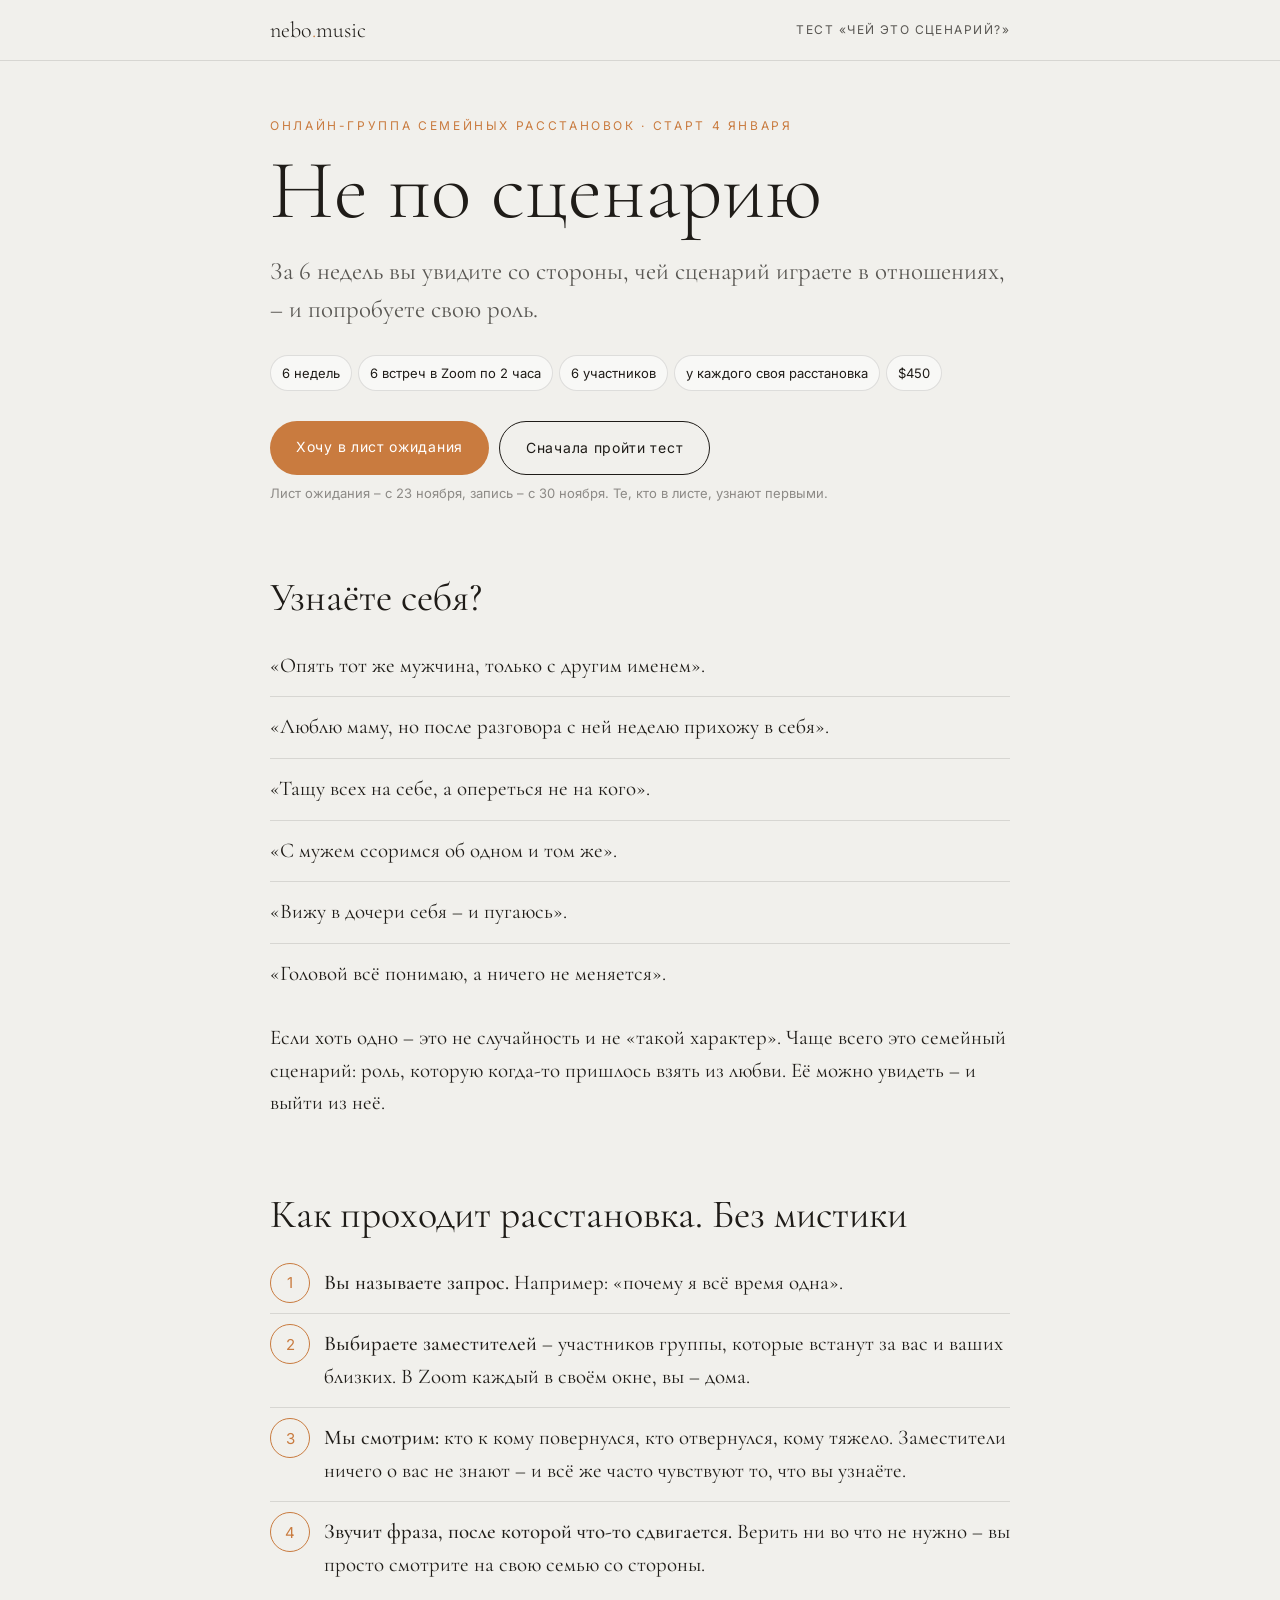
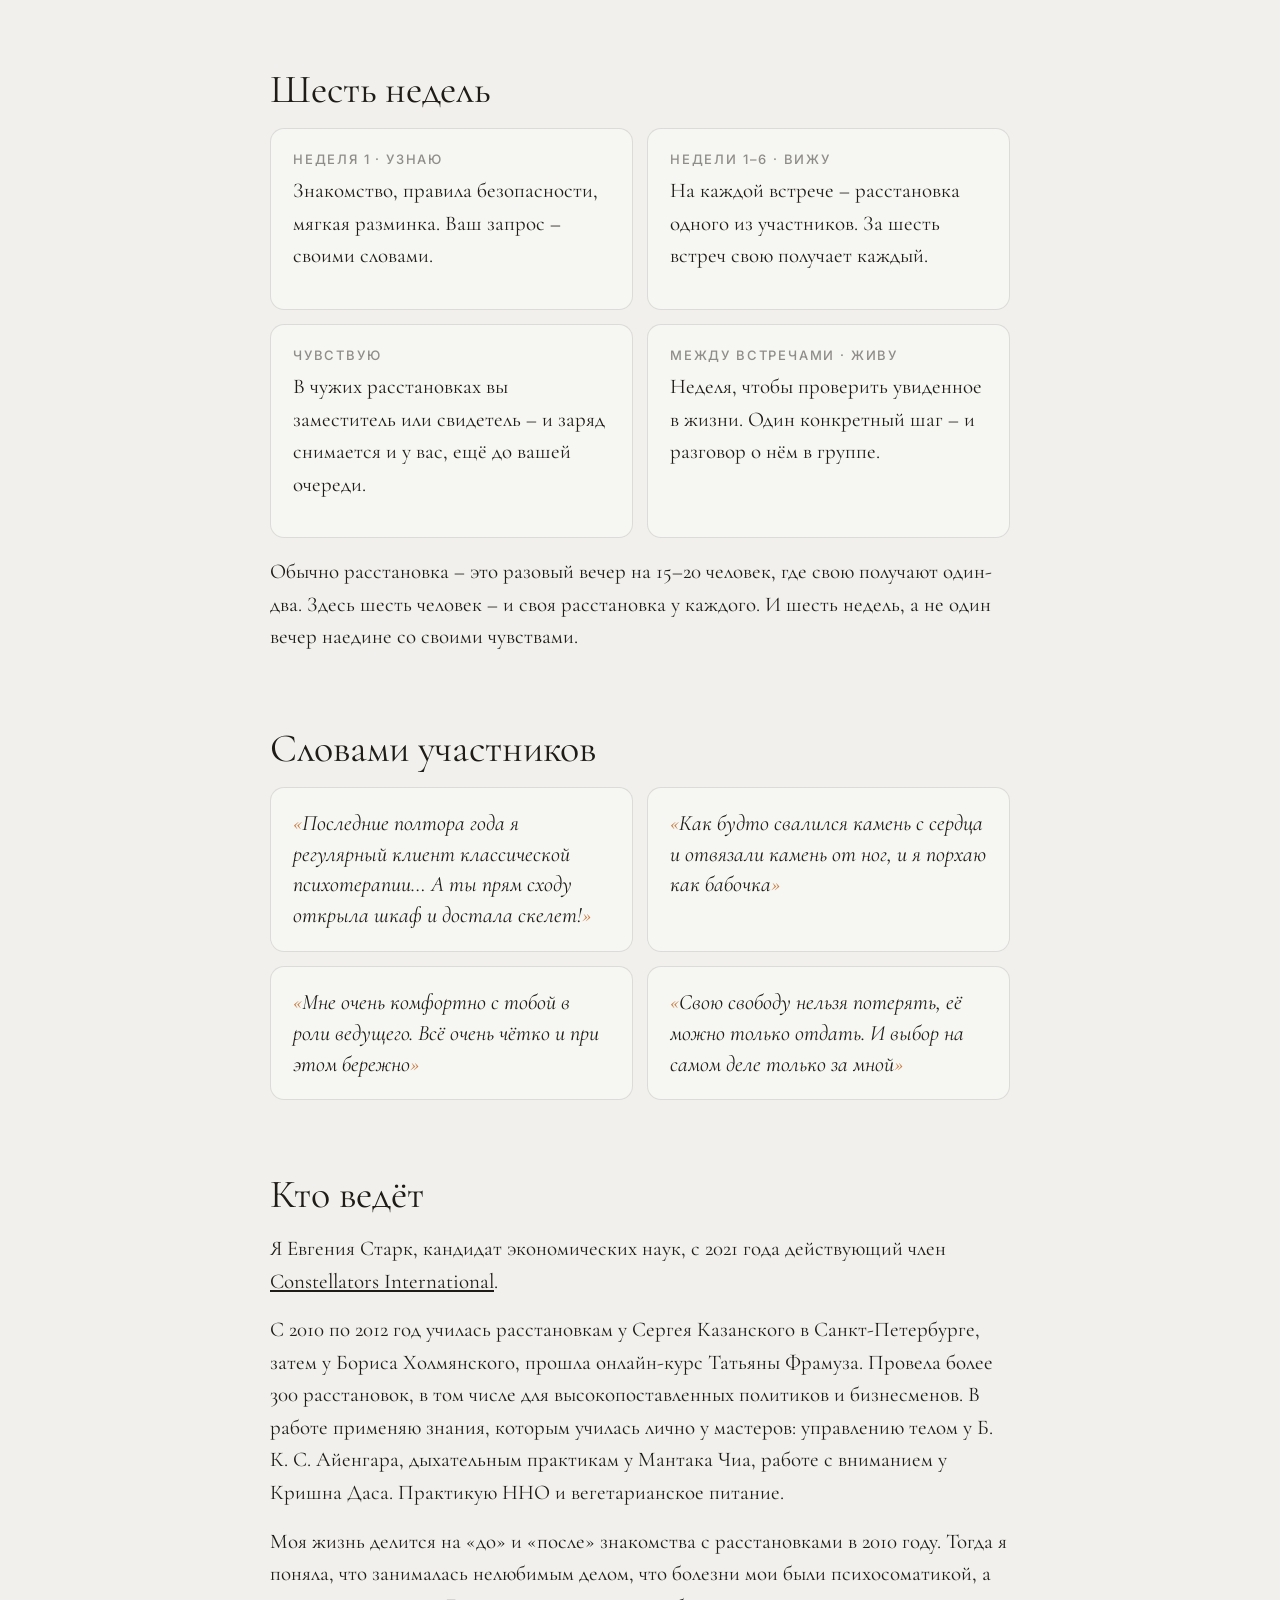
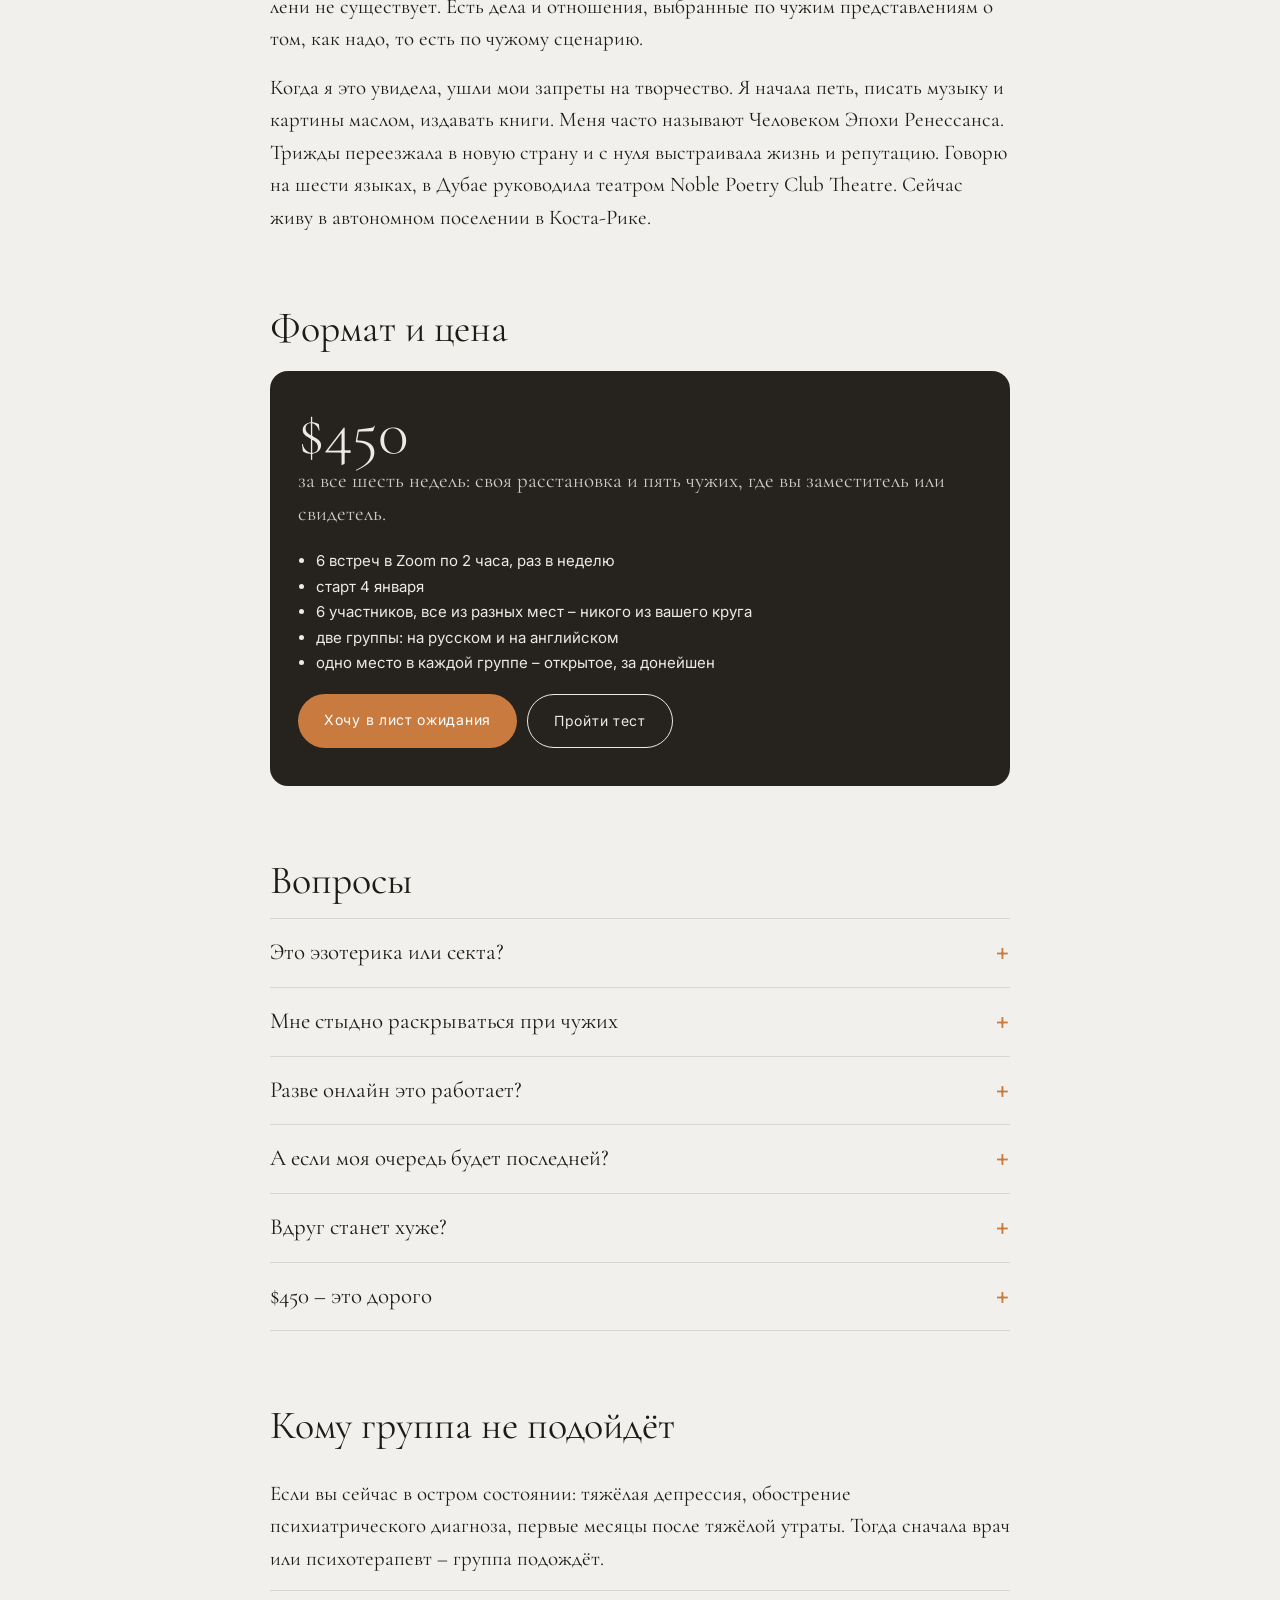
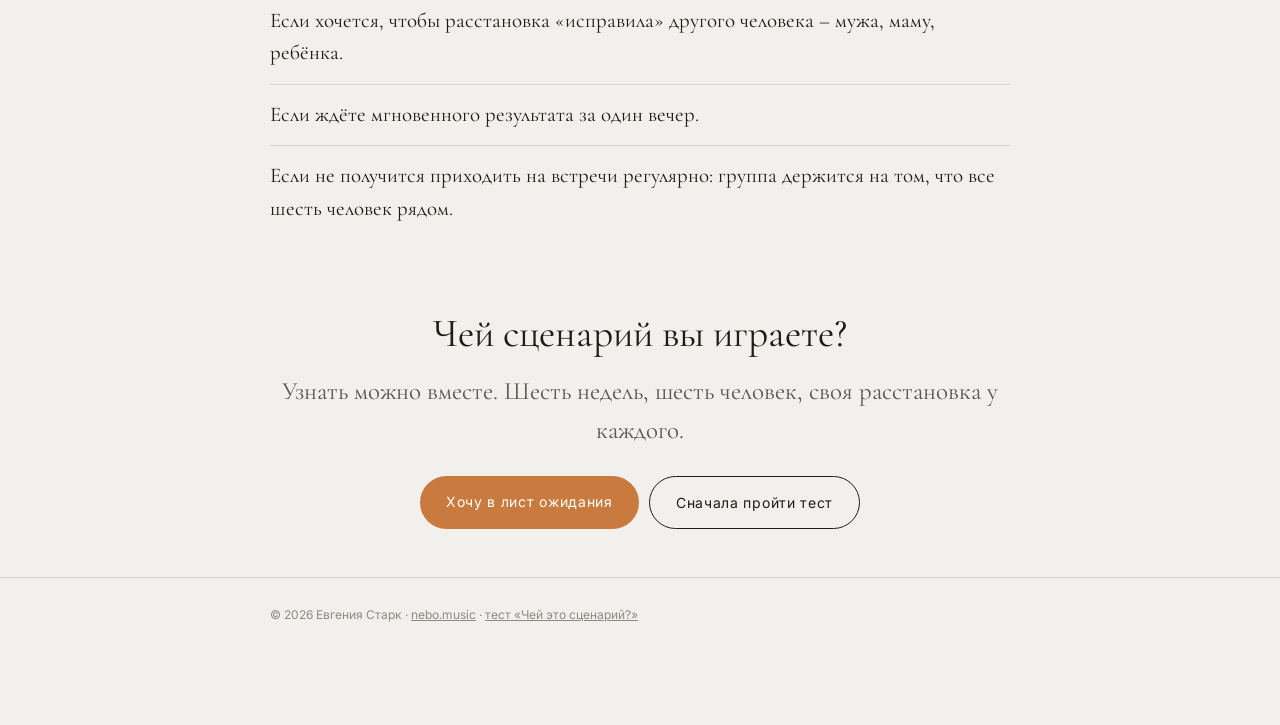
<file: ne-po-scenariyu/index.html>
<!doctype html>
<html lang="ru">
<head>
  <meta charset="utf-8">
  <meta name="viewport" content="width=device-width,initial-scale=1,viewport-fit=cover">
  <title>Не по сценарию – онлайн-группа семейных расстановок · Евгения Старк</title>
  <meta name="description" content="6 недель, 6 встреч в Zoom, 6 участников, у каждого своя расстановка. Увидеть со стороны, чей сценарий вы играете в отношениях. Без мистики. Старт 4 января.">
  <meta name="author" content="Евгения Старк">
  <link rel="canonical" href="https://nebo.music/ne-po-scenariyu/">
  <meta property="og:site_name" content="nebo.music">
  <meta property="og:title" content="«Не по сценарию» – онлайн-группа семейных расстановок">
  <meta property="og:description" content="6 недель · 6 встреч в Zoom · у каждого своя расстановка. Старт 4 января.">
  <meta property="og:type" content="website">
  <meta property="og:url" content="https://nebo.music/ne-po-scenariyu/">
  <meta property="og:locale" content="ru_RU">
  <link rel="icon" href="data:image/svg+xml,%3Csvg xmlns='http://www.w3.org/2000/svg' viewBox='0 0 32 32'%3E%3Ccircle cx='16' cy='16' r='6' fill='%23C97B3F'/%3E%3C/svg%3E">
  <link rel="preconnect" href="https://fonts.googleapis.com">
  <link rel="preconnect" href="https://fonts.gstatic.com" crossorigin>
  <link href="https://fonts.googleapis.com/css2?family=Cormorant+Garamond:ital,wght@0,300;0,400;0,500;1,300;1,400&family=Inter:wght@400;500&display=swap" rel="stylesheet">
  <style>
    :root{
      --ink:#1F1C18; --ink-soft:rgba(31,28,24,.72); --ink-faint:rgba(31,28,24,.48);
      --paper:#F1F0EC; --paper-deep:#E3E2DD; --hairline:rgba(31,28,24,.12);
      --ember:#C97B3F; --midnight:#26221E;
      --serif:'Cormorant Garamond','Cormorant',Georgia,serif;
      --sans:'Inter',-apple-system,BlinkMacSystemFont,system-ui,sans-serif;
    }
    *{box-sizing:border-box}
    html{-webkit-text-size-adjust:100%}
    body{margin:0;background:var(--paper);color:var(--ink);font-family:var(--serif);font-size:21px;line-height:1.55}
    a{color:inherit}
    .wrap{max-width:780px;margin:0 auto;padding:0 20px}
    header.top{border-bottom:1px solid var(--hairline)}
    header.top .wrap{display:flex;justify-content:space-between;align-items:center;height:60px}
    .brand{font-weight:300;font-size:22px;text-decoration:none}
    .brand span{color:var(--ember)}
    .back{font-family:var(--sans);font-size:12px;letter-spacing:.12em;text-transform:uppercase;text-decoration:none;color:var(--ink-soft)}
    .eyebrow{font-family:var(--sans);font-size:12px;letter-spacing:.22em;text-transform:uppercase;color:var(--ember);margin:56px 0 12px}
    h1{font-weight:300;font-size:clamp(48px,10vw,84px);line-height:1;margin:0 0 20px}
    h2{font-weight:400;font-size:clamp(30px,6vw,40px);line-height:1.12;margin:72px 0 16px}
    h3{font-family:var(--sans);font-size:13px;letter-spacing:.14em;text-transform:uppercase;font-weight:500;color:var(--ink-faint);margin:0 0 6px}
    p{margin:0 0 16px}
    .lead{font-size:25px;color:var(--ink-soft);margin:0 0 26px}
    .facts{display:flex;flex-wrap:wrap;gap:6px;margin:0 0 30px;padding:0;list-style:none}
    .facts li{font-family:var(--sans);font-size:13px;padding:7px 11px;white-space:nowrap;border:1px solid var(--hairline);border-radius:999px;background:#fff8}
    .btn{display:inline-block;font-family:var(--sans);font-size:14px;letter-spacing:.05em;padding:15px 26px;border-radius:999px;background:var(--ember);color:#fff;text-decoration:none;border:0}
    .btn.ghost{background:transparent;color:var(--ink);border:1px solid var(--ink)}
    .actions{display:flex;gap:10px;flex-wrap:wrap;margin:0 0 8px}
    .small{font-family:var(--sans);font-size:13px;color:var(--ink-faint)}
    blockquote.big{margin:64px 0 0;padding:0 0 0 22px;border-left:2px solid var(--ember);font-size:clamp(26px,5vw,34px);font-style:italic;font-weight:300;line-height:1.3}
    ul.pains{list-style:none;padding:0;margin:0}
    ul.pains li{padding:14px 0;border-top:1px solid var(--hairline)}
    ul.pains li:first-child{border-top:0}
    .steps{counter-reset:s;list-style:none;padding:0;margin:0}
    .steps li{counter-increment:s;position:relative;padding:14px 0 14px 54px;border-top:1px solid var(--hairline)}
    .steps li:first-child{border-top:0}
    .steps li::before{content:counter(s);position:absolute;left:0;top:10px;width:38px;height:38px;border-radius:50%;border:1px solid var(--ember);color:var(--ember);font-family:var(--sans);font-size:15px;display:flex;align-items:center;justify-content:center}
    .steps b{font-weight:500}
    .grid{display:grid;grid-template-columns:repeat(2,1fr);gap:14px}
    .card{background:#fff6;border:1px solid var(--hairline);border-radius:14px;padding:20px 22px}
    .quote{font-style:italic;font-size:22px;line-height:1.4;margin:0}
    .quote::before{content:"«";color:var(--ember)}
    .quote::after{content:"»";color:var(--ember)}
    .price{--paper:#ECEAE5;background:var(--midnight);color:var(--paper);border-radius:18px;padding:30px 28px;margin-top:20px}
    .price .num{font-size:64px;font-weight:300;line-height:1}
    .price p{color:rgba(236,234,229,.85)}
    .price .btn.ghost{color:var(--paper);border-color:var(--paper)}
    .price ul{font-family:var(--sans);font-size:15px;line-height:1.7;padding-left:18px;margin:18px 0}
    details{border-top:1px solid var(--hairline);padding:16px 0}
    details:last-of-type{border-bottom:1px solid var(--hairline)}
    summary{cursor:pointer;font-size:23px;list-style:none;display:flex;justify-content:space-between;gap:16px}
    summary::-webkit-details-marker{display:none}
    summary::after{content:"+";font-family:var(--sans);color:var(--ember)}
    details[open] summary::after{content:"–"}
    details p{margin:12px 0 0;color:var(--ink-soft)}
    .note{font-family:var(--sans);font-size:14px;line-height:1.6;color:var(--ink-soft);border-left:2px solid var(--hairline);padding-left:14px}
    .final{text-align:center;padding:72px 0 40px}
    footer{font-family:var(--sans);font-size:12px;color:var(--ink-faint);padding:28px 0 100px;border-top:1px solid var(--hairline)}
    .sticky{position:fixed;left:50%;transform:translate(-50%,120%);bottom:calc(16px + env(safe-area-inset-bottom));z-index:10;box-shadow:0 8px 24px rgba(27,23,20,.22);transition:transform .3s ease;white-space:nowrap}
    .sticky.show{transform:translate(-50%,0)}
    @media (min-width:768px){.sticky{display:none}}
    @media (max-width:600px){body{font-size:19px}.grid{grid-template-columns:1fr}.lead{font-size:22px}}
  </style>
</head>
<body>
  <header class="top"><div class="wrap">
    <a class="brand" href="/">nebo<span>.</span>music</a>
    <a class="back" href="/scenariy/">Тест «Чей это сценарий?»</a>
  </div></header>

  <main class="wrap">
    <section id="top">
      <div class="eyebrow">Онлайн-группа семейных расстановок · старт 4 января</div>
      <h1>Не по сценарию</h1>
      <p class="lead">За 6 недель вы увидите со стороны, чей сценарий играете в отношениях, – и попробуете свою роль.</p>
      <ul class="facts">
        <li>6 недель</li><li>6 встреч в Zoom по 2 часа</li><li>6 участников</li><li>у каждого своя расстановка</li><li>$450</li>
      </ul>
      <div class="actions">
        <a class="btn" href="https://t.me/JaneStarck" id="cta">Хочу в лист ожидания</a>
        <a class="btn ghost" href="/scenariy/">Сначала пройти тест</a>
      </div>
      <p class="small">Лист ожидания – с 23 ноября, запись – с 30 ноября. Те, кто в листе, узнают первыми.</p>
    </section>

    <section>
      <h2>Узнаёте себя?</h2>
      <ul class="pains">
        <li>«Опять тот же мужчина, только с другим именем».</li>
        <li>«Люблю маму, но после разговора с ней неделю прихожу в себя».</li>
        <li>«Тащу всех на себе, а опереться не на кого».</li>
        <li>«С мужем ссоримся об одном и том же».</li>
        <li>«Вижу в дочери себя – и пугаюсь».</li>
        <li>«Головой всё понимаю, а ничего не меняется».</li>
      </ul>
      <p style="margin-top:18px">Если хоть одно – это не случайность и не «такой характер». Чаще всего это семейный сценарий: роль, которую когда-то пришлось взять из любви. Её можно увидеть – и выйти из неё.</p>
    </section>

    <section>
      <h2>Как проходит расстановка. Без мистики</h2>
      <ol class="steps">
        <li><b>Вы называете запрос.</b> Например: «почему я всё время одна».</li>
        <li><b>Выбираете заместителей</b> – участников группы, которые встанут за вас и ваших близких. В Zoom каждый в своём окне, вы – дома.</li>
        <li><b>Мы смотрим:</b> кто к кому повернулся, кто отвернулся, кому тяжело. Заместители ничего о вас не знают – и всё же часто чувствуют то, что вы узнаёте.</li>
        <li><b>Звучит фраза, после которой что-то сдвигается.</b> Верить ни во что не нужно – вы просто смотрите на свою семью со стороны.</li>
      </ol>
    </section>

    <section>
      <h2>Шесть недель</h2>
      <div class="grid">
        <div class="card"><h3>Неделя 1 · Узнаю</h3><p>Знакомство, правила безопасности, мягкая разминка. Ваш запрос – своими словами.</p></div>
        <div class="card"><h3>Недели 1–6 · Вижу</h3><p>На каждой встрече – расстановка одного из участников. За шесть встреч свою получает каждый.</p></div>
        <div class="card"><h3>Чувствую</h3><p>В чужих расстановках вы заместитель или свидетель – и заряд снимается и у вас, ещё до вашей очереди.</p></div>
        <div class="card"><h3>Между встречами · Живу</h3><p>Неделя, чтобы проверить увиденное в жизни. Один конкретный шаг – и разговор о нём в группе.</p></div>
      </div>
      <p style="margin-top:18px">Обычно расстановка – это разовый вечер на 15–20 человек, где свою получают один-два. Здесь шесть человек – и своя расстановка у каждого. И шесть недель, а не один вечер наедине со своими чувствами.</p>
    </section>

    <section>
      <h2>Словами участников</h2>
      <div class="grid">
        <div class="card"><p class="quote">Последние полтора года я регулярный клиент классической психотерапии… А ты прям сходу открыла шкаф и достала скелет!</p></div>
        <div class="card"><p class="quote">Как будто свалился камень с сердца и отвязали камень от ног, и я порхаю как бабочка</p></div>
        <div class="card"><p class="quote">Мне очень комфортно с тобой в роли ведущего. Всё очень чётко и при этом бережно</p></div>
        <div class="card"><p class="quote">Свою свободу нельзя потерять, её можно только отдать. И выбор на самом деле только за мной</p></div>
      </div>
    </section>

    <section>
      <h2>Кто ведёт</h2>
      <p>Я Евгения Старк, кандидат экономических наук, с 2021 года действующий член <a href="https://constellators-international.com/all-ci-people/genia/" target="_blank" rel="noopener">Constellators International</a>.</p>
      <p>С 2010 по 2012 год училась расстановкам у Сергея Казанского в Санкт-Петербурге, затем у Бориса Холмянского, прошла онлайн-курс Татьяны Фрамуза. Провела более 300 расстановок, в том числе для высокопоставленных политиков и бизнесменов. В работе применяю знания, которым училась лично у мастеров: управлению телом у Б. К. С. Айенгара, дыхательным практикам у Мантака Чиа, работе с вниманием у Кришна Даса. Практикую ННО и вегетарианское питание.</p>
      <p>Моя жизнь делится на «до» и «после» знакомства с расстановками в 2010 году. Тогда я поняла, что занималась нелюбимым делом, что болезни мои были психосоматикой, а лени не существует. Есть дела и отношения, выбранные по чужим представлениям о том, как надо, то есть по чужому сценарию.</p>
      <p>Когда я это увидела, ушли мои запреты на творчество. Я начала петь, писать музыку и картины маслом, издавать книги. Меня часто называют Человеком Эпохи Ренессанса. Трижды переезжала в новую страну и с нуля выстраивала жизнь и репутацию. Говорю на шести языках, в Дубае руководила театром Noble Poetry Club Theatre. Сейчас живу в автономном поселении в Коста-Рике.</p>
    </section>

    <section id="price">
      <h2>Формат и цена</h2>
      <div class="price">
        <div class="num">$450</div>
        <p>за все шесть недель: своя расстановка и пять чужих, где вы заместитель или свидетель.</p>
        <ul>
          <li>6 встреч в Zoom по 2 часа, раз в неделю</li>
          <li>старт 4 января</li>
          <li>6 участников, все из разных мест – никого из вашего круга</li>
          <li>две группы: на русском и на английском</li>
          <li>одно место в каждой группе – открытое, за донейшен</li>
        </ul>
        <div class="actions">
          <a class="btn" href="https://t.me/JaneStarck">Хочу в лист ожидания</a>
          <a class="btn ghost" href="/scenariy/">Пройти тест</a>
        </div>
      </div>
    </section>

    <section>
      <h2>Вопросы</h2>
      <details><summary>Это эзотерика или секта?</summary><p>Нет. Мы ни во что не верим и ничего не «чистим». Вы просто смотрите на свою семью со стороны, а выбор, что с этим делать, – ваш.</p></details>
      <details><summary>Мне стыдно раскрываться при чужих</summary><p>Нас шесть, правило конфиденциальности общее для всех, участники не из вашего круга. Рассказывать всю историю семьи не нужно – достаточно запроса.</p></details>
      <details><summary>Разве онлайн это работает?</summary><p>Заместители в Zoom – те же живые люди, только каждый в своём окне. А вы – дома, в своём безопасном месте.</p></details>
      <details><summary>А если моя очередь будет последней?</summary><p>Работа идёт с первой встречи: на чужих расстановках, в роли заместителя или свидетеля, заряд снимается и у вас. Часто к своей расстановке человек приходит уже с другим запросом.</p></details>
      <details><summary>Вдруг станет хуже?</summary><p>Я веду бережно и не тороплю. Между встречами есть неделя, чтобы прожить увиденное, а последняя встреча – итоговая, для интеграции. И честно: группа подходит не всем – смотрите ниже.</p></details>
      <details><summary>$450 – это дорого</summary><p>Это шесть недель по цене примерно одной индивидуальной расстановки: своя расстановка плюс пять чужих. Если сейчас эта сумма вам не по силам, напишите про открытое место за донейшен.</p></details>
    </section>

    <section>
      <h2>Кому группа не подойдёт</h2>
      <ul class="pains">
        <li>Если вы сейчас в остром состоянии: тяжёлая депрессия, обострение психиатрического диагноза, первые месяцы после тяжёлой утраты. Тогда сначала врач или психотерапевт – группа подождёт.</li>
        <li>Если хочется, чтобы расстановка «исправила» другого человека – мужа, маму, ребёнка.</li>
        <li>Если ждёте мгновенного результата за один вечер.</li>
        <li>Если не получится приходить на встречи регулярно: группа держится на том, что все шесть человек рядом.</li>
      </ul>
    </section>

    <section class="final">
      <h2 style="margin-top:0">Чей сценарий вы играете?</h2>
      <p class="lead">Узнать можно вместе. Шесть недель, шесть человек, своя расстановка у каждого.</p>
      <div class="actions" style="justify-content:center">
        <a class="btn" href="https://t.me/JaneStarck">Хочу в лист ожидания</a>
        <a class="btn ghost" href="/scenariy/">Сначала пройти тест</a>
      </div>
    </section>
  </main>

  <a class="btn sticky" href="#price" id="sticky">Записаться в группу</a>

  <footer><div class="wrap">© 2026 Евгения Старк · <a href="/">nebo.music</a> · <a href="/scenariy/">тест «Чей это сценарий?»</a></div></footer>

  <script>
  (function(){
    var s=document.getElementById('sticky'), top=document.getElementById('top'), price=document.getElementById('price'), foot=document.querySelector('footer');
    if(!('IntersectionObserver' in window)) return;
    var vis={top:true,price:false,foot:false};
    function upd(){ s.classList.toggle('show', !vis.top && !vis.price && !vis.foot); }
    new IntersectionObserver(function(e){vis.top=e[0].isIntersecting;upd();}).observe(top);
    new IntersectionObserver(function(e){vis.price=e[0].isIntersecting;upd();}).observe(price);
    new IntersectionObserver(function(e){vis.foot=e[0].isIntersecting;upd();}).observe(foot);
  })();
  </script>
</body>
</html>
</file>
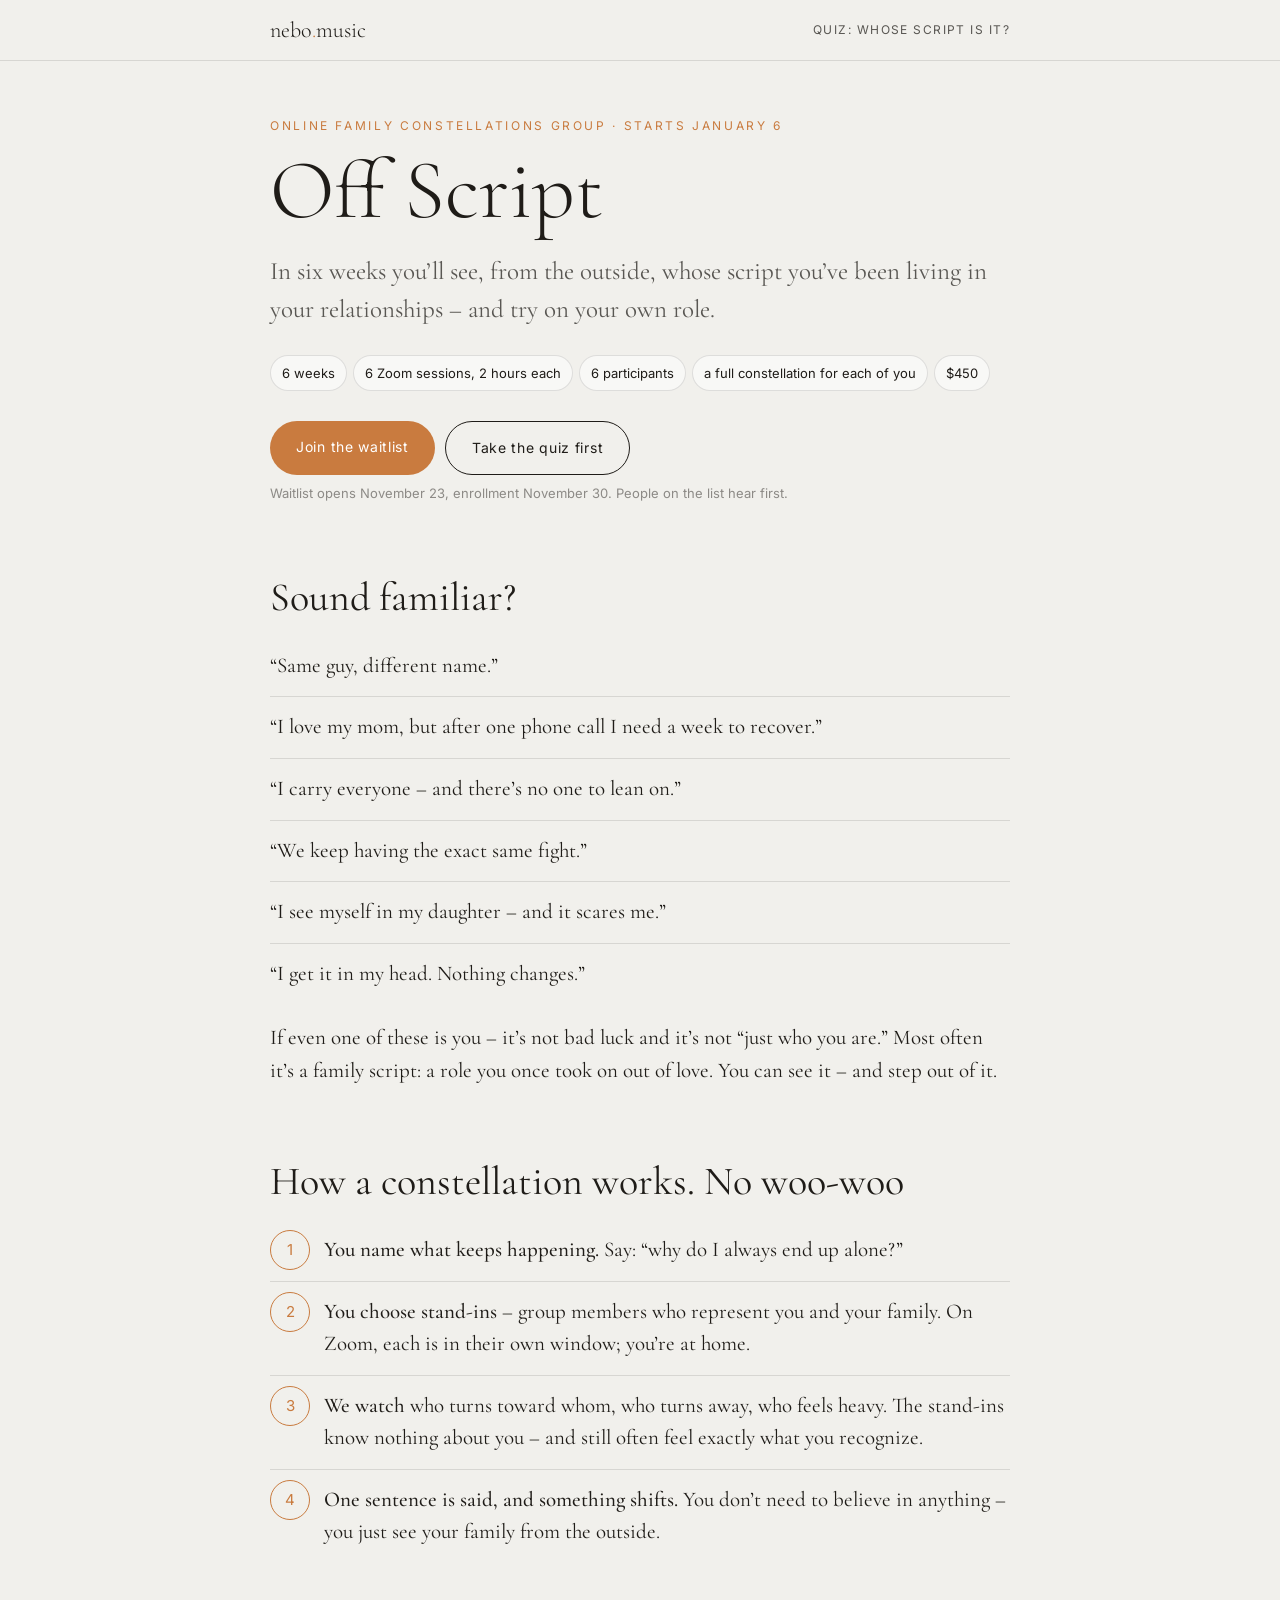
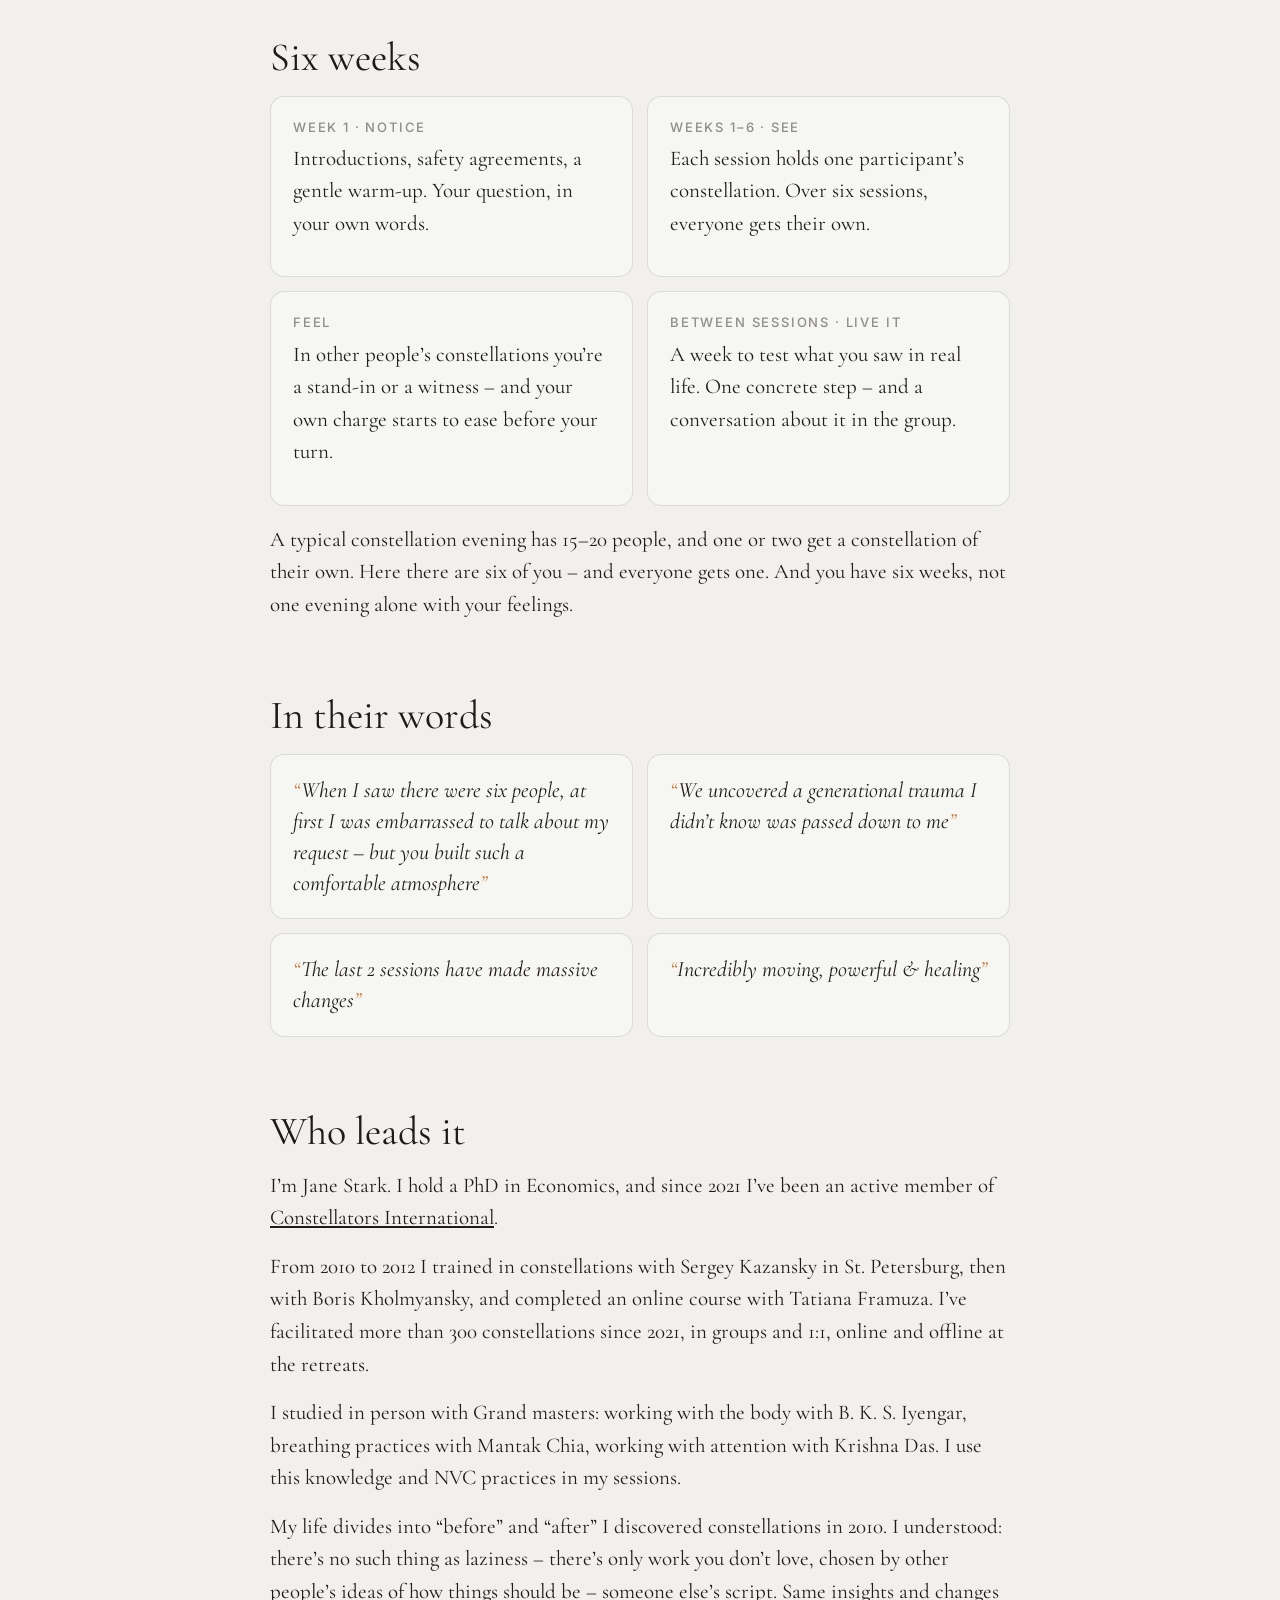
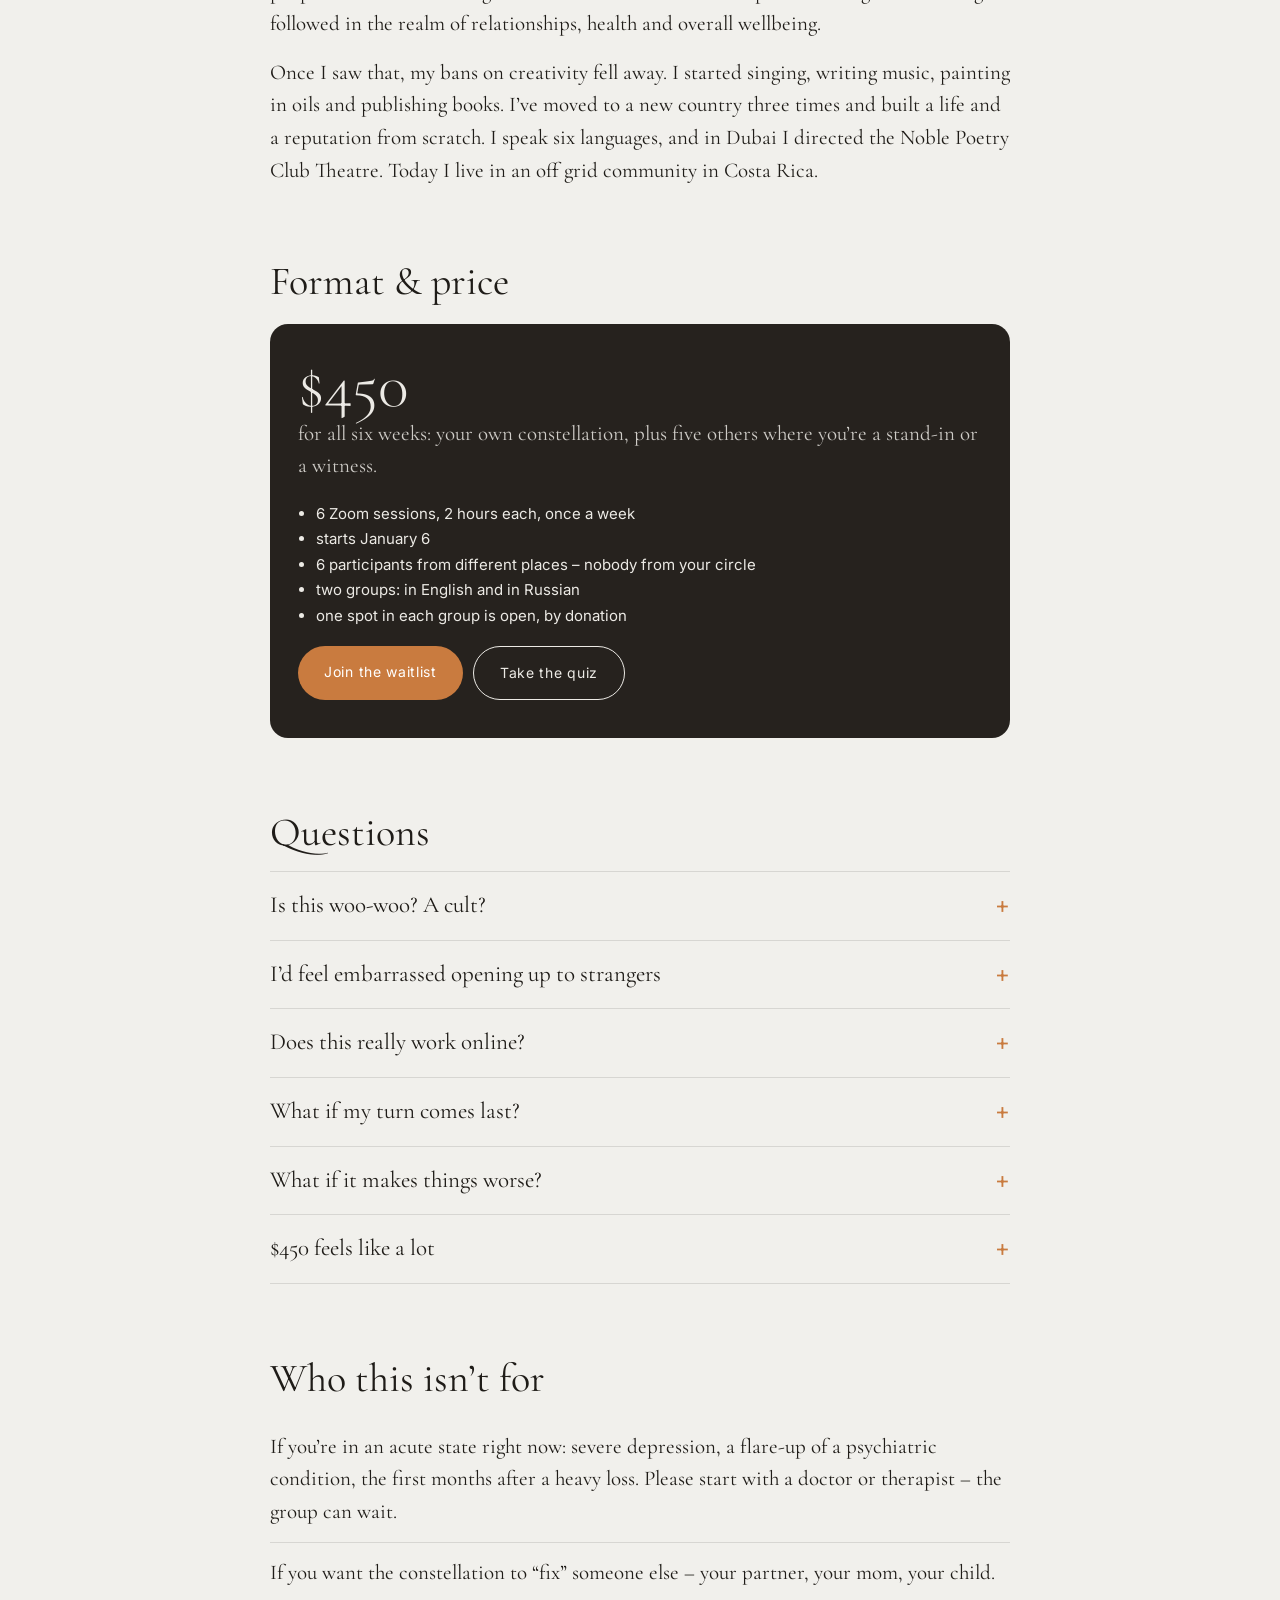
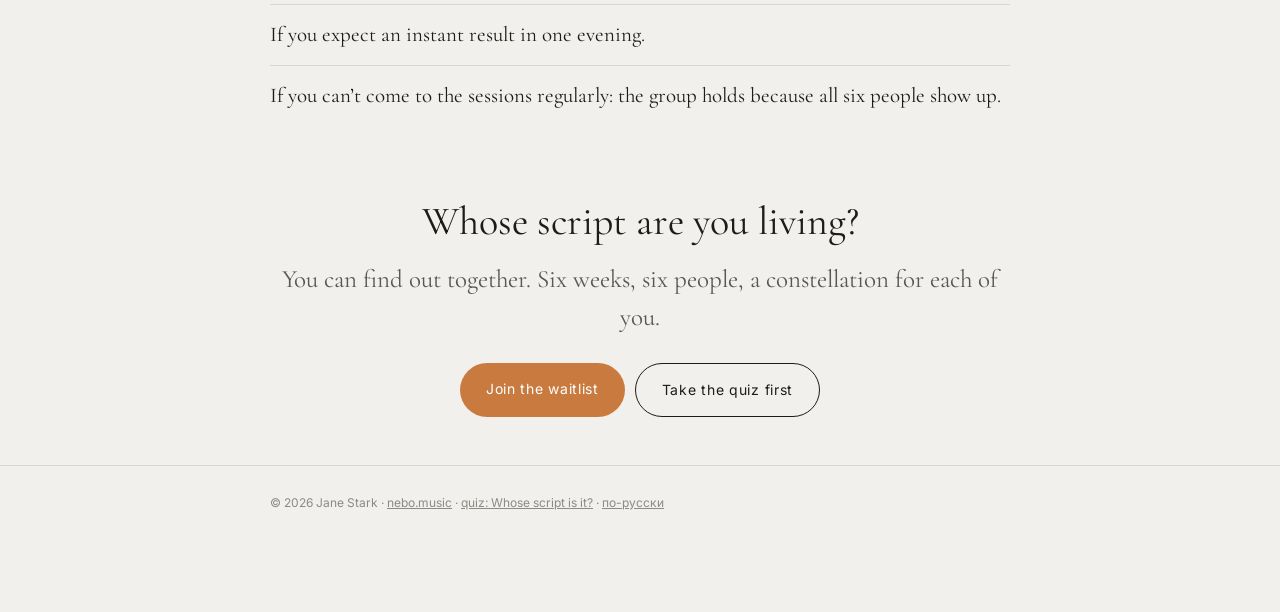
<file: off-script/index.html>
<!doctype html>
<html lang="en">
<head>
  <meta charset="utf-8">
  <meta name="viewport" content="width=device-width,initial-scale=1,viewport-fit=cover">
  <title>Off Script – online family constellations group · Jane Stark</title>
  <meta name="description" content="6 weeks, 6 Zoom sessions, 6 participants, a full constellation for each of you. See whose family script you're living in your relationships. No woo-woo. Starts January 4.">
  <meta name="author" content="Jane Stark">
  <link rel="canonical" href="https://nebo.music/off-script/">
  <meta property="og:site_name" content="nebo.music">
  <meta property="og:title" content="Off Script – an online family constellations group">
  <meta property="og:description" content="6 weeks · 6 Zoom sessions · a full constellation for each of you. Starts January 4.">
  <meta property="og:type" content="website">
  <meta property="og:url" content="https://nebo.music/off-script/">
  <meta property="og:locale" content="en_US">
  <link rel="icon" href="data:image/svg+xml,%3Csvg xmlns='http://www.w3.org/2000/svg' viewBox='0 0 32 32'%3E%3Ccircle cx='16' cy='16' r='6' fill='%23C97B3F'/%3E%3C/svg%3E">
  <link rel="preconnect" href="https://fonts.googleapis.com">
  <link rel="preconnect" href="https://fonts.gstatic.com" crossorigin>
  <link href="https://fonts.googleapis.com/css2?family=Cormorant+Garamond:ital,wght@0,300;0,400;0,500;1,300;1,400&family=Inter:wght@400;500&display=swap" rel="stylesheet">
  <style>
    :root{
      --ink:#1F1C18; --ink-soft:rgba(31,28,24,.72); --ink-faint:rgba(31,28,24,.48);
      --paper:#F1F0EC; --paper-deep:#E3E2DD; --hairline:rgba(31,28,24,.12);
      --ember:#C97B3F; --midnight:#26221E;
      --serif:'Cormorant Garamond','Cormorant',Georgia,serif;
      --sans:'Inter',-apple-system,BlinkMacSystemFont,system-ui,sans-serif;
    }
    *{box-sizing:border-box}
    html{-webkit-text-size-adjust:100%}
    body{margin:0;background:var(--paper);color:var(--ink);font-family:var(--serif);font-size:21px;line-height:1.55}
    a{color:inherit}
    .wrap{max-width:780px;margin:0 auto;padding:0 20px}
    header.top{border-bottom:1px solid var(--hairline)}
    header.top .wrap{display:flex;justify-content:space-between;align-items:center;height:60px}
    .brand{font-weight:300;font-size:22px;text-decoration:none}
    .brand span{color:var(--ember)}
    .back{font-family:var(--sans);font-size:12px;letter-spacing:.12em;text-transform:uppercase;text-decoration:none;color:var(--ink-soft)}
    .eyebrow{font-family:var(--sans);font-size:12px;letter-spacing:.22em;text-transform:uppercase;color:var(--ember);margin:56px 0 12px}
    h1{font-weight:300;font-size:clamp(48px,10vw,84px);line-height:1;margin:0 0 20px}
    h2{font-weight:400;font-size:clamp(30px,6vw,40px);line-height:1.12;margin:72px 0 16px}
    h3{font-family:var(--sans);font-size:13px;letter-spacing:.14em;text-transform:uppercase;font-weight:500;color:var(--ink-faint);margin:0 0 6px}
    p{margin:0 0 16px}
    .lead{font-size:25px;color:var(--ink-soft);margin:0 0 26px}
    .facts{display:flex;flex-wrap:wrap;gap:6px;margin:0 0 30px;padding:0;list-style:none}
    .facts li{font-family:var(--sans);font-size:13px;padding:7px 11px;white-space:nowrap;border:1px solid var(--hairline);border-radius:999px;background:#fff8}
    .btn{display:inline-block;font-family:var(--sans);font-size:14px;letter-spacing:.05em;padding:15px 26px;border-radius:999px;background:var(--ember);color:#fff;text-decoration:none;border:0}
    .btn.ghost{background:transparent;color:var(--ink);border:1px solid var(--ink)}
    .actions{display:flex;gap:10px;flex-wrap:wrap;margin:0 0 8px}
    .small{font-family:var(--sans);font-size:13px;color:var(--ink-faint)}
    blockquote.big{margin:64px 0 0;padding:0 0 0 22px;border-left:2px solid var(--ember);font-size:clamp(26px,5vw,34px);font-style:italic;font-weight:300;line-height:1.3}
    ul.pains{list-style:none;padding:0;margin:0}
    ul.pains li{padding:14px 0;border-top:1px solid var(--hairline)}
    ul.pains li:first-child{border-top:0}
    .steps{counter-reset:s;list-style:none;padding:0;margin:0}
    .steps li{counter-increment:s;position:relative;padding:14px 0 14px 54px;border-top:1px solid var(--hairline)}
    .steps li:first-child{border-top:0}
    .steps li::before{content:counter(s);position:absolute;left:0;top:10px;width:38px;height:38px;border-radius:50%;border:1px solid var(--ember);color:var(--ember);font-family:var(--sans);font-size:15px;display:flex;align-items:center;justify-content:center}
    .steps b{font-weight:500}
    .grid{display:grid;grid-template-columns:repeat(2,1fr);gap:14px}
    .card{background:#fff6;border:1px solid var(--hairline);border-radius:14px;padding:20px 22px}
    .quote{font-style:italic;font-size:22px;line-height:1.4;margin:0}
    .quote::before{content:"\201C";color:var(--ember)}
    .quote::after{content:"\201D";color:var(--ember)}
    .price{--paper:#ECEAE5;background:var(--midnight);color:var(--paper);border-radius:18px;padding:30px 28px;margin-top:20px}
    .price .num{font-size:64px;font-weight:300;line-height:1}
    .price p{color:rgba(236,234,229,.85)}
    .price .btn.ghost{color:var(--paper);border-color:var(--paper)}
    .price ul{font-family:var(--sans);font-size:15px;line-height:1.7;padding-left:18px;margin:18px 0}
    details{border-top:1px solid var(--hairline);padding:16px 0}
    details:last-of-type{border-bottom:1px solid var(--hairline)}
    summary{cursor:pointer;font-size:23px;list-style:none;display:flex;justify-content:space-between;gap:16px}
    summary::-webkit-details-marker{display:none}
    summary::after{content:"+";font-family:var(--sans);color:var(--ember)}
    details[open] summary::after{content:"–"}
    details p{margin:12px 0 0;color:var(--ink-soft)}
    .note{font-family:var(--sans);font-size:14px;line-height:1.6;color:var(--ink-soft);border-left:2px solid var(--hairline);padding-left:14px}
    .final{text-align:center;padding:72px 0 40px}
    footer{font-family:var(--sans);font-size:12px;color:var(--ink-faint);padding:28px 0 100px;border-top:1px solid var(--hairline)}
    .sticky{position:fixed;left:50%;transform:translate(-50%,120%);bottom:calc(16px + env(safe-area-inset-bottom));z-index:10;box-shadow:0 8px 24px rgba(27,23,20,.22);transition:transform .3s ease;white-space:nowrap}
    .sticky.show{transform:translate(-50%,0)}
    @media (min-width:768px){.sticky{display:none}}
    @media (max-width:600px){body{font-size:19px}.grid{grid-template-columns:1fr}.lead{font-size:22px}}
  </style>
</head>
<body>
  <header class="top"><div class="wrap">
    <a class="brand" href="/">nebo<span>.</span>music</a>
    <a class="back" href="/script/">Quiz: Whose script is it?</a>
  </div></header>

  <main class="wrap">
    <section id="top">
      <div class="eyebrow">Online family constellations group · starts January 6</div>
      <h1>Off Script</h1>
      <p class="lead">In six weeks you’ll see, from the outside, whose script you’ve been living in your relationships – and try on your own role.</p>
      <ul class="facts">
        <li>6 weeks</li><li>6 Zoom sessions, 2 hours each</li><li>6 participants</li><li>a full constellation for each of you</li><li>$450</li>
      </ul>
      <div class="actions">
        <a class="btn" href="https://ig.me/m/genia4peace" id="cta">Join the waitlist</a>
        <a class="btn ghost" href="/script/">Take the quiz first</a>
      </div>
      <p class="small">Waitlist opens November 23, enrollment November 30. People on the list hear first.</p>
    </section>

    <section>
      <h2>Sound familiar?</h2>
      <ul class="pains">
        <li>“Same guy, different name.”</li>
        <li>“I love my mom, but after one phone call I need a week to recover.”</li>
        <li>“I carry everyone – and there’s no one to lean on.”</li>
        <li>“We keep having the exact same fight.”</li>
        <li>“I see myself in my daughter – and it scares me.”</li>
        <li>“I get it in my head. Nothing changes.”</li>
      </ul>
      <p style="margin-top:18px">If even one of these is you – it’s not bad luck and it’s not “just who you are.” Most often it’s a family script: a role you once took on out of love. You can see it – and step out of it.</p>
    </section>

    <section>
      <h2>How a constellation works. No woo-woo</h2>
      <ol class="steps">
        <li><b>You name what keeps happening.</b> Say: “why do I always end up alone?”</li>
        <li><b>You choose stand-ins</b> – group members who represent you and your family. On Zoom, each is in their own window; you’re at home.</li>
        <li><b>We watch</b> who turns toward whom, who turns away, who feels heavy. The stand-ins know nothing about you – and still often feel exactly what you recognize.</li>
        <li><b>One sentence is said, and something shifts.</b> You don’t need to believe in anything – you just see your family from the outside.</li>
      </ol>
    </section>

    <section>
      <h2>Six weeks</h2>
      <div class="grid">
        <div class="card"><h3>Week 1 · Notice</h3><p>Introductions, safety agreements, a gentle warm-up. Your question, in your own words.</p></div>
        <div class="card"><h3>Weeks 1–6 · See</h3><p>Each session holds one participant’s constellation. Over six sessions, everyone gets their own.</p></div>
        <div class="card"><h3>Feel</h3><p>In other people’s constellations you’re a stand-in or a witness – and your own charge starts to ease before your turn.</p></div>
        <div class="card"><h3>Between sessions · Live it</h3><p>A week to test what you saw in real life. One concrete step – and a conversation about it in the group.</p></div>
      </div>
      <p style="margin-top:18px">A typical constellation evening has 15–20 people, and one or two get a constellation of their own. Here there are six of you – and everyone gets one. And you have six weeks, not one evening alone with your feelings.</p>
    </section>

    <section>
      <h2>In their words</h2>
      <div class="grid">
        <div class="card"><p class="quote">When I saw there were six people, at first I was embarrassed to talk about my request – but you built such a comfortable atmosphere</p></div>
        <div class="card"><p class="quote">We uncovered a generational trauma I didn’t know was passed down to me</p></div>
        <div class="card"><p class="quote">The last 2 sessions have made massive changes</p></div>
        <div class="card"><p class="quote">Incredibly moving, powerful &amp; healing</p></div>
      </div>
    </section>

    <section>
      <h2>Who leads it</h2>
      <p>I’m Jane Stark. I hold a PhD in Economics, and since 2021 I’ve been an active member of <a href="https://constellators-international.com/all-ci-people/genia/" target="_blank" rel="noopener">Constellators International</a>.</p>
      <p>From 2010 to 2012 I trained in constellations with Sergey Kazansky in St. Petersburg, then with Boris Kholmyansky, and completed an online course with Tatiana Framuza. I’ve facilitated more than 300 constellations since 2021, in groups and 1:1, online and offline at the retreats.</p>
      <p>I studied in person with Grand masters: working with the body with B. K. S. Iyengar, breathing practices with Mantak Chia, working with attention with Krishna Das. I use this knowledge and NVC practices in my sessions.</p>
      <p>My life divides into “before” and “after” I discovered constellations in 2010. I understood: there’s no such thing as laziness – there’s only work you don’t love, chosen by other people’s ideas of how things should be – someone else’s script. Same insights and changes followed in the realm of relationships, health and overall wellbeing.</p>
      <p>Once I saw that, my bans on creativity fell away. I started singing, writing music, painting in oils and publishing books. I’ve moved to a new country three times and built a life and a reputation from scratch. I speak six languages, and in Dubai I directed the Noble Poetry Club Theatre. Today I live in an off grid community in Costa Rica.</p>
    </section>

    <section id="price">
      <h2>Format &amp; price</h2>
      <div class="price">
        <div class="num">$450</div>
        <p>for all six weeks: your own constellation, plus five others where you’re a stand-in or a witness.</p>
        <ul>
          <li>6 Zoom sessions, 2 hours each, once a week</li>
          <li>starts January 6</li>
          <li>6 participants from different places – nobody from your circle</li>
          <li>two groups: in English and in Russian</li>
          <li>one spot in each group is open, by donation</li>
        </ul>
        <div class="actions">
          <a class="btn" href="https://ig.me/m/genia4peace">Join the waitlist</a>
          <a class="btn ghost" href="/script/">Take the quiz</a>
        </div>
      </div>
    </section>

    <section>
      <h2>Questions</h2>
      <details><summary>Is this woo-woo? A cult?</summary><p>No. We don’t believe in anything and we don’t “clear” anything. You simply look at your family from the outside, and what you do with it is your choice.</p></details>
      <details><summary>I’d feel embarrassed opening up to strangers</summary><p>There are six of us, the same confidentiality agreement applies to everyone, and nobody is from your circle. You don’t need to tell your whole family story – your question is enough.</p></details>
      <details><summary>Does this really work online?</summary><p>On Zoom the stand-ins are the same real people – each in their own window. And you’re at home, in your own safe place.</p></details>
      <details><summary>What if my turn comes last?</summary><p>The work starts in the first session: in other people’s constellations, as a stand-in or witness, your own charge eases too. People often arrive at their own constellation with a different question than they started with.</p></details>
      <details><summary>What if it makes things worse?</summary><p>I work gently and don’t rush. Between sessions you have a week to live with what you saw, and the last session is for integration. And honestly: this group isn’t for everyone – see below.</p></details>
      <details><summary>$450 feels like a lot</summary><p>It’s six weeks for roughly the price of one private constellation: your own constellation plus five others. If the amount isn’t possible for you right now, write to me about the open spot by donation.</p></details>
    </section>

    <section>
      <h2>Who this isn’t for</h2>
      <ul class="pains">
        <li>If you’re in an acute state right now: severe depression, a flare-up of a psychiatric condition, the first months after a heavy loss. Please start with a doctor or therapist – the group can wait.</li>
        <li>If you want the constellation to “fix” someone else – your partner, your mom, your child.</li>
        <li>If you expect an instant result in one evening.</li>
        <li>If you can’t come to the sessions regularly: the group holds because all six people show up.</li>
      </ul>
    </section>

    <section class="final">
      <h2 style="margin-top:0">Whose script are you living?</h2>
      <p class="lead">You can find out together. Six weeks, six people, a constellation for each of you.</p>
      <div class="actions" style="justify-content:center">
        <a class="btn" href="https://ig.me/m/genia4peace">Join the waitlist</a>
        <a class="btn ghost" href="/script/">Take the quiz first</a>
      </div>
    </section>
  </main>

  <a class="btn sticky" href="#price" id="sticky">Join the group</a>

  <footer><div class="wrap">© 2026 Jane Stark · <a href="/">nebo.music</a> · <a href="/script/">quiz: Whose script is it?</a> · <a href="/ne-po-scenariyu/">по-русски</a></div></footer>

  <script>
  (function(){
    var s=document.getElementById('sticky'), top=document.getElementById('top'), price=document.getElementById('price'), foot=document.querySelector('footer');
    if(!('IntersectionObserver' in window)) return;
    var vis={top:true,price:false,foot:false};
    function upd(){ s.classList.toggle('show', !vis.top && !vis.price && !vis.foot); }
    new IntersectionObserver(function(e){vis.top=e[0].isIntersecting;upd();}).observe(top);
    new IntersectionObserver(function(e){vis.price=e[0].isIntersecting;upd();}).observe(price);
    new IntersectionObserver(function(e){vis.foot=e[0].isIntersecting;upd();}).observe(foot);
  })();
  </script>
</body>
</html>
</file>
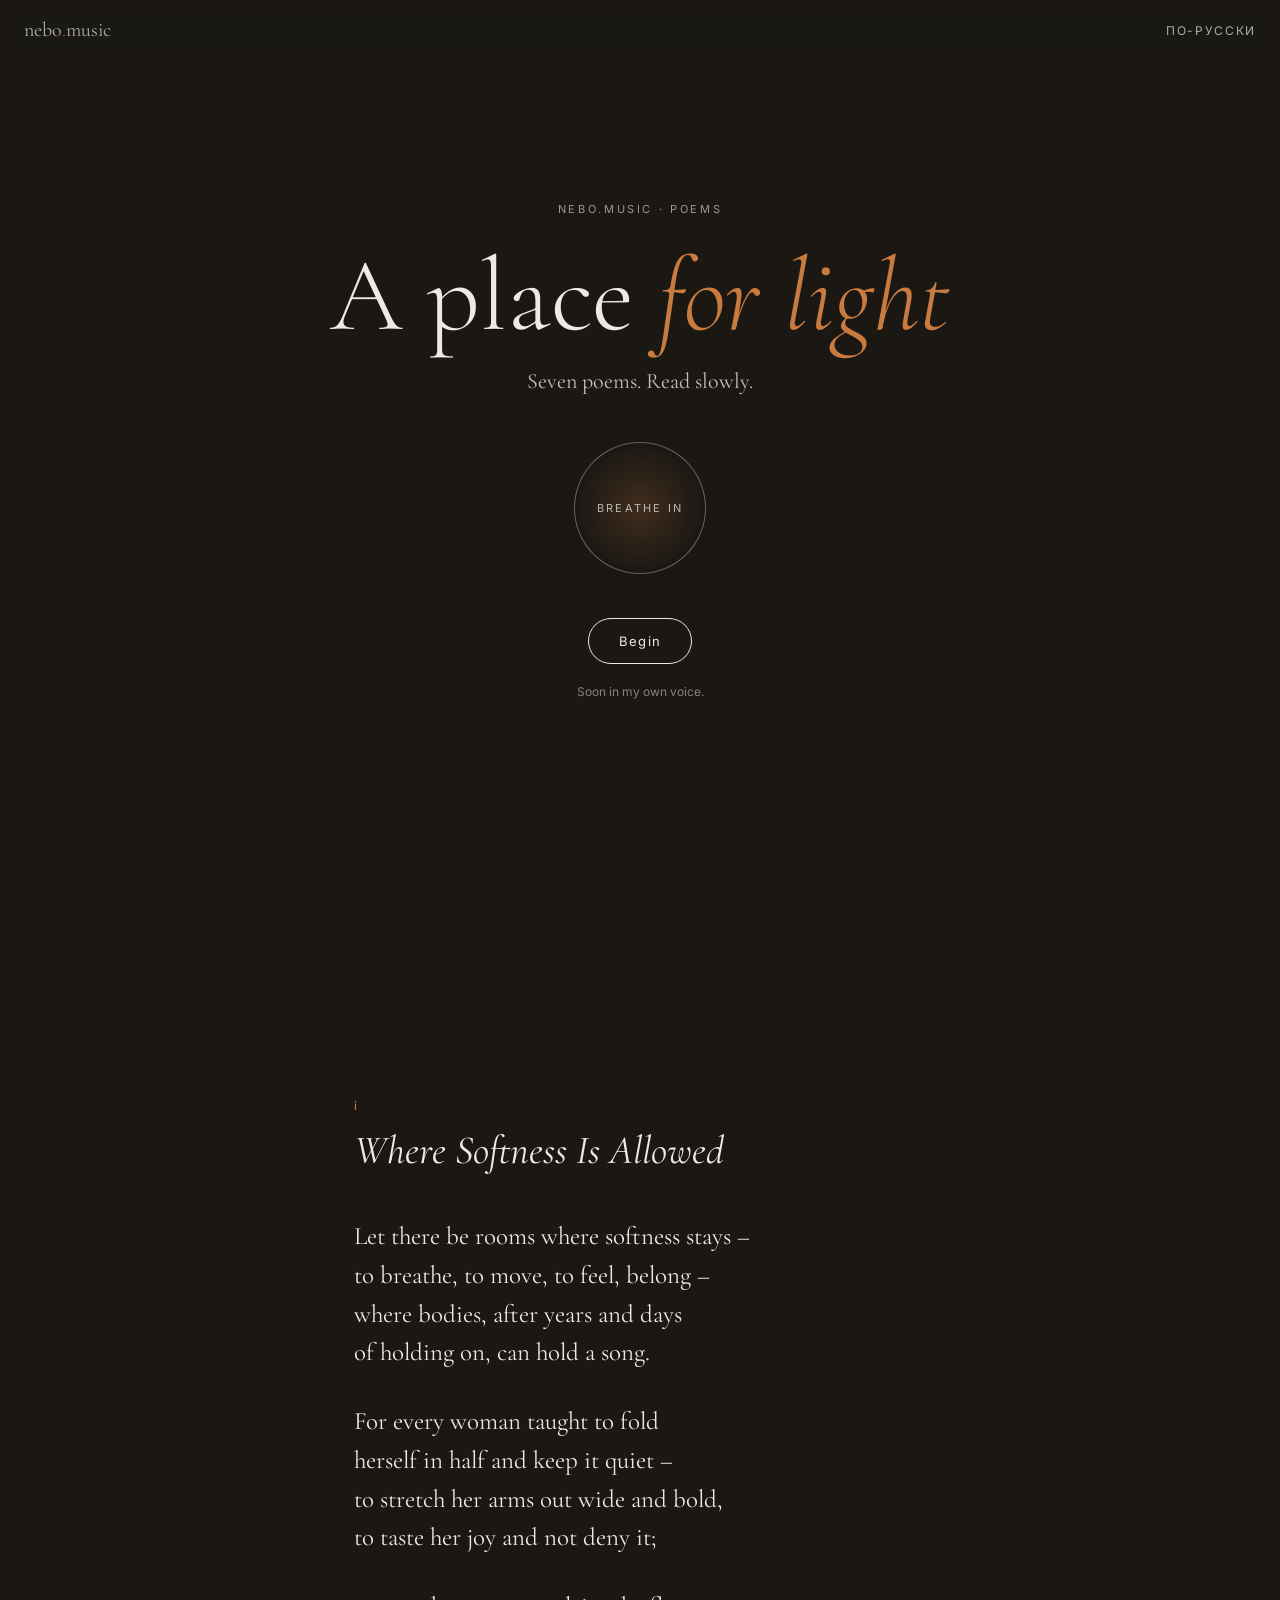
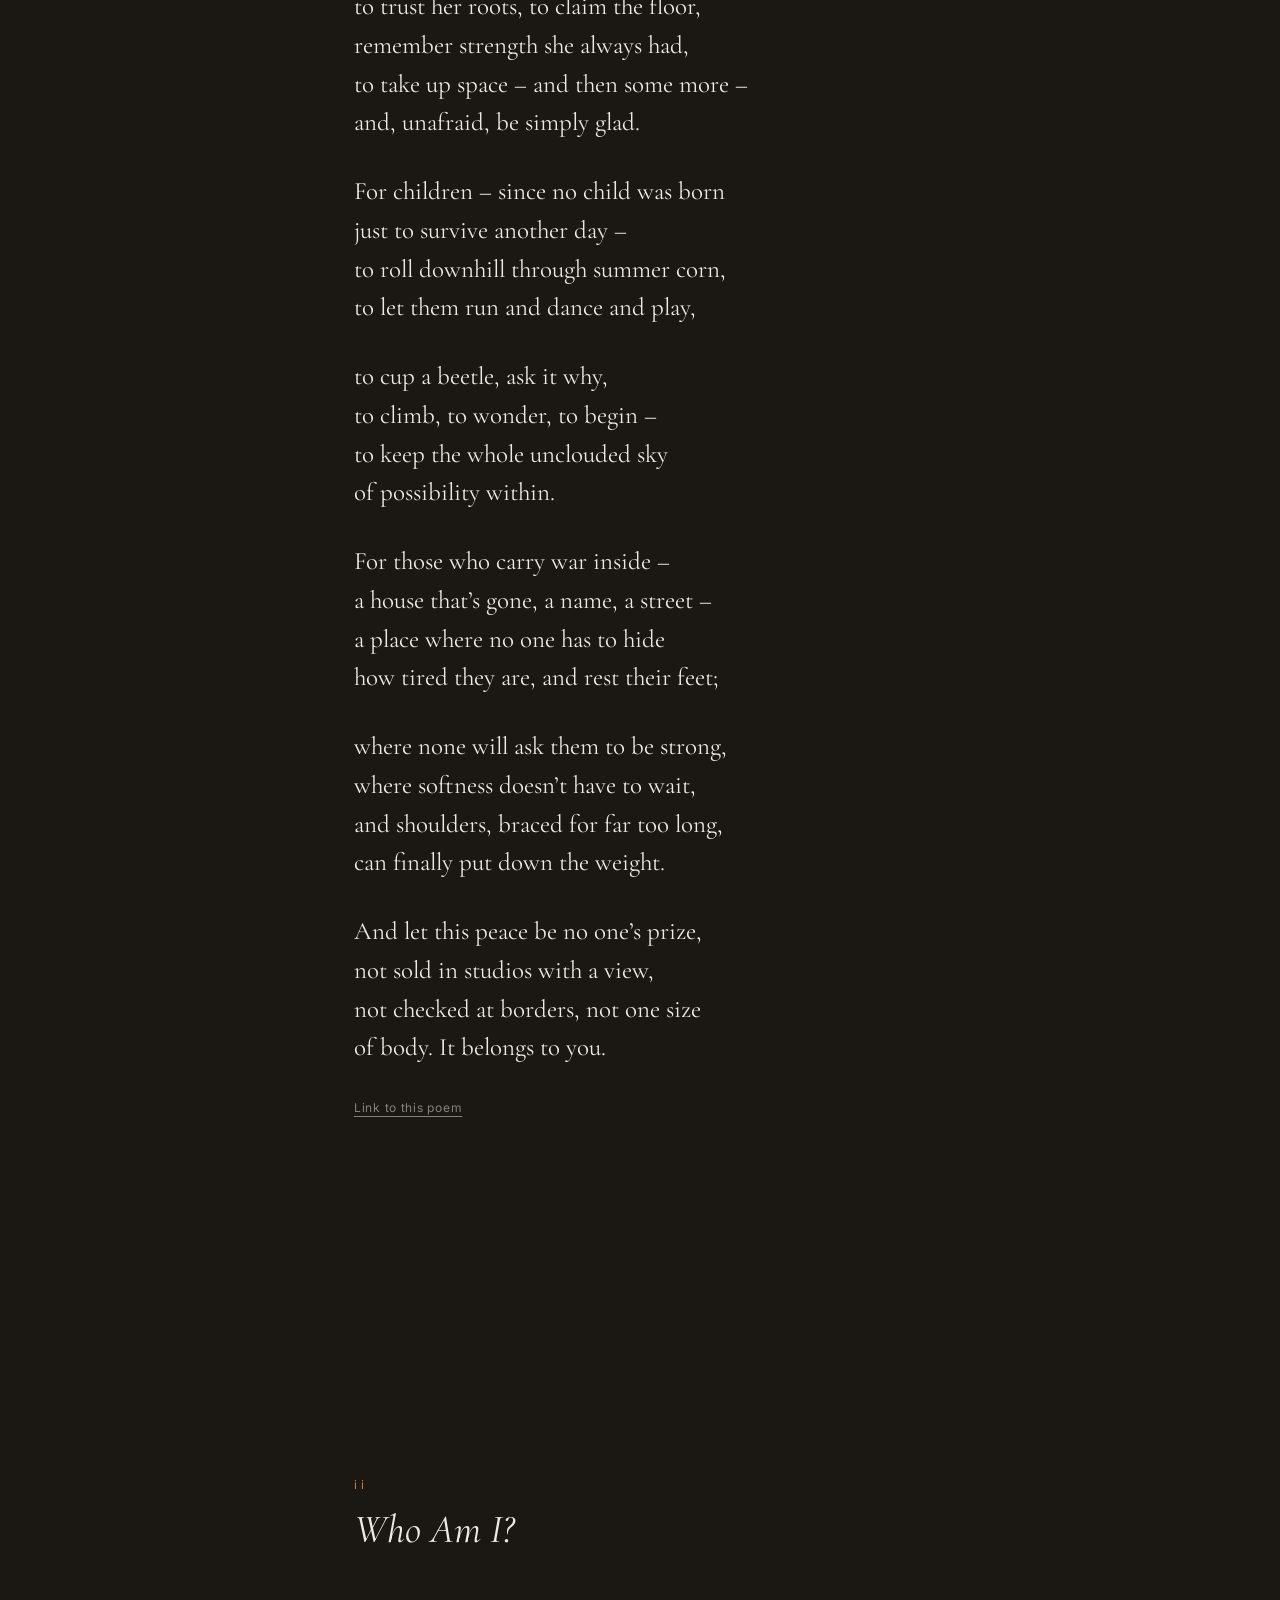
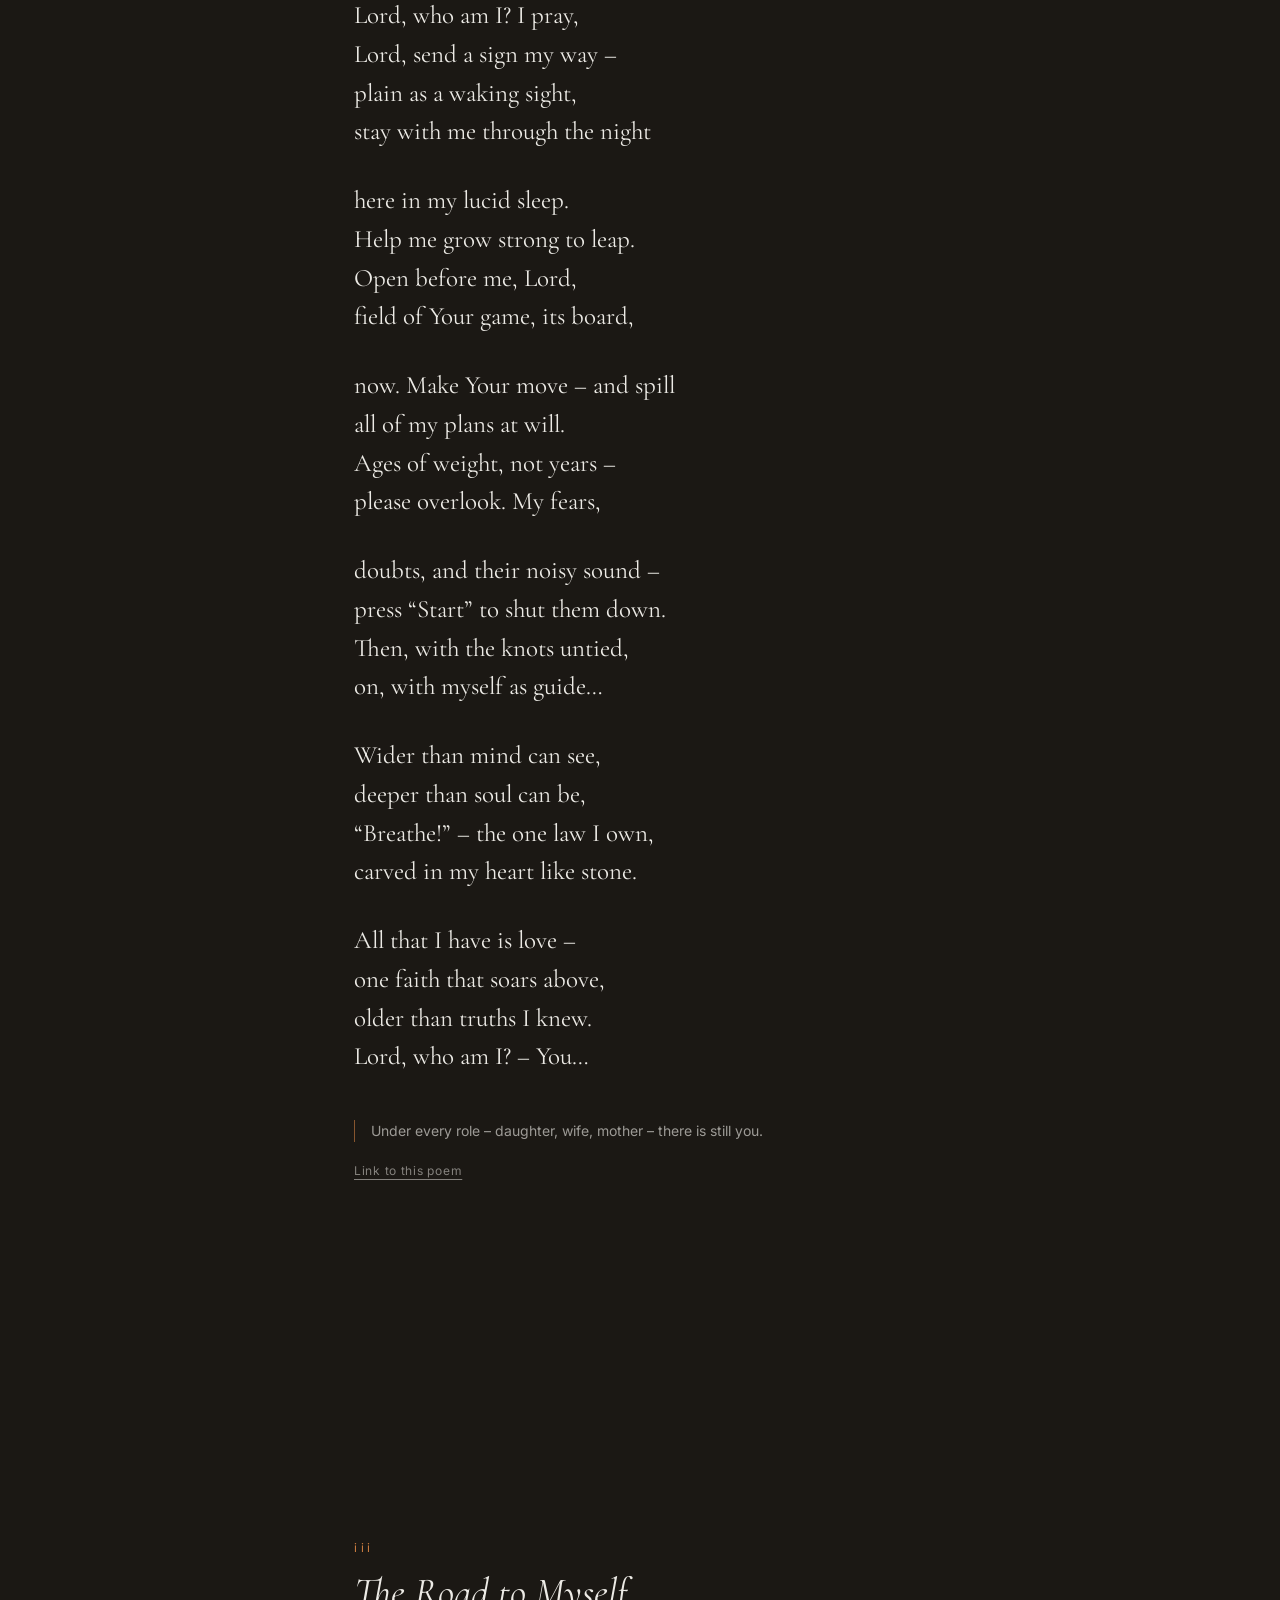
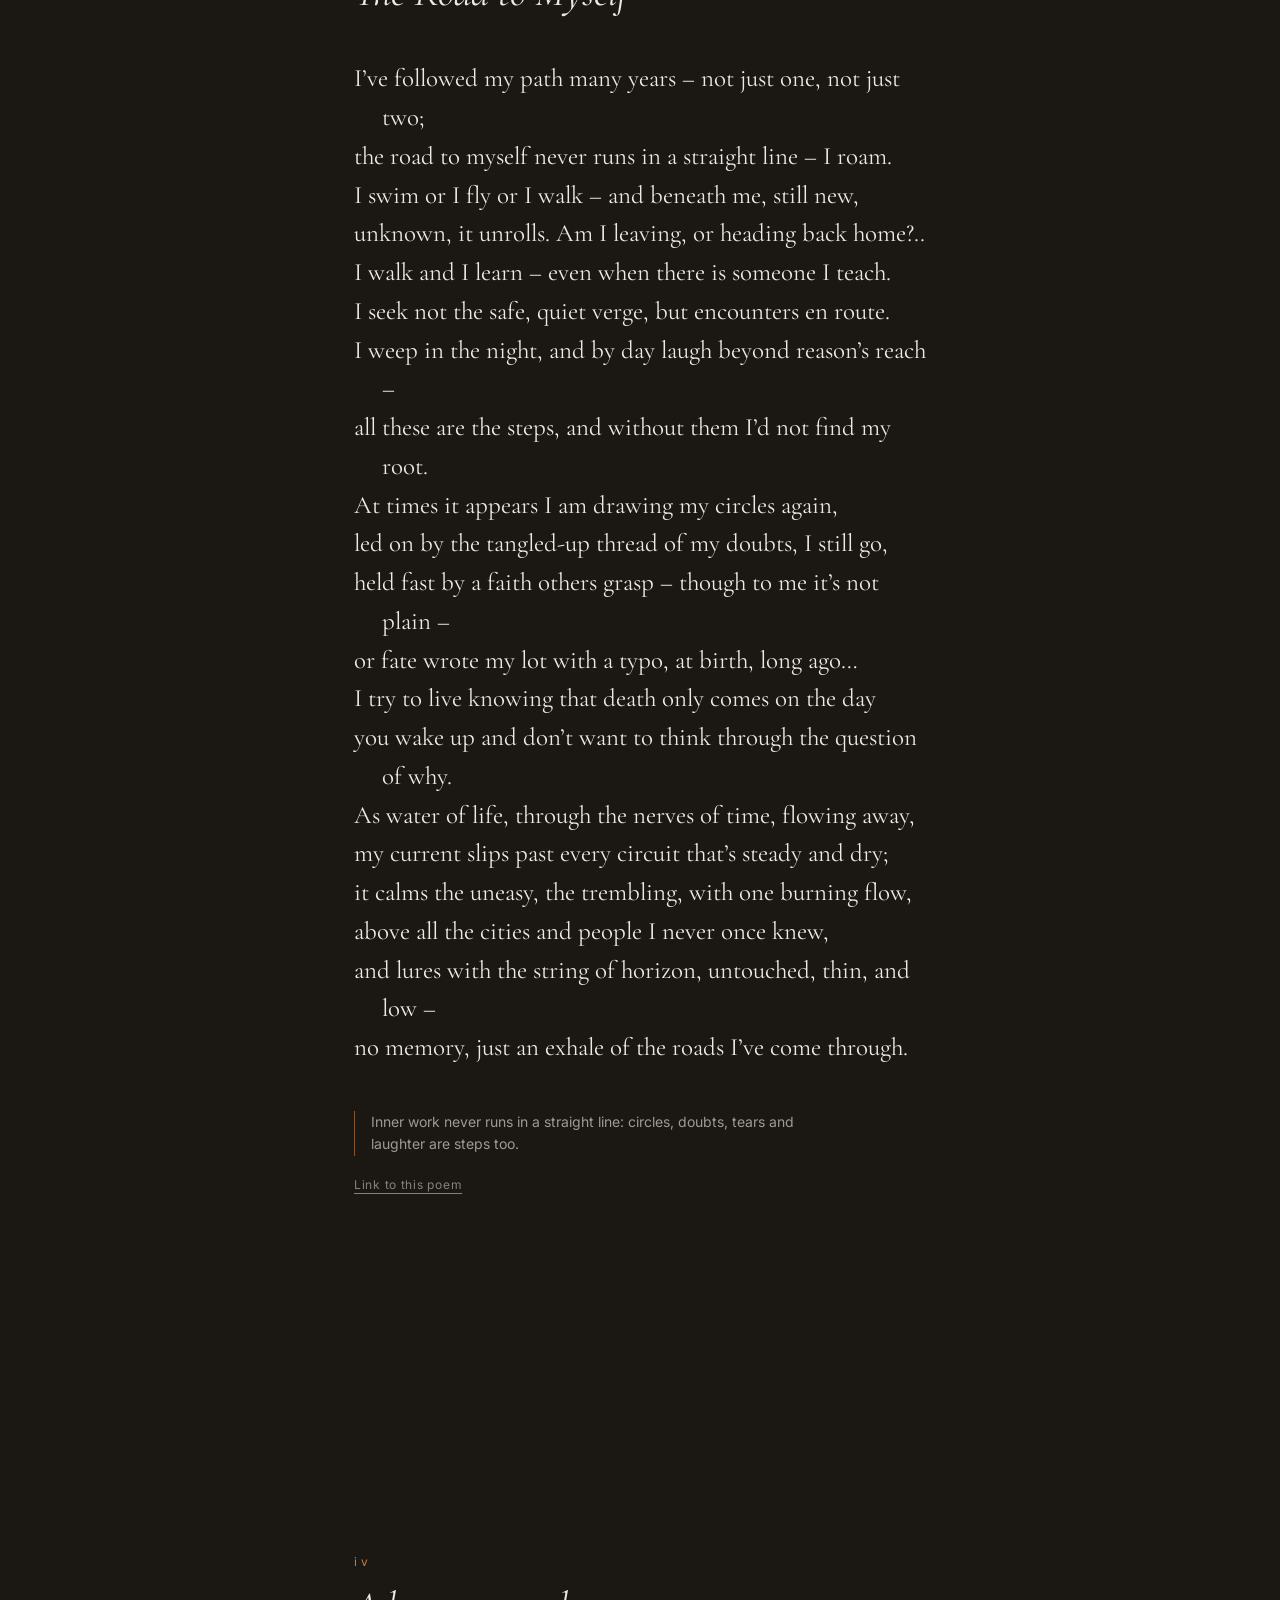
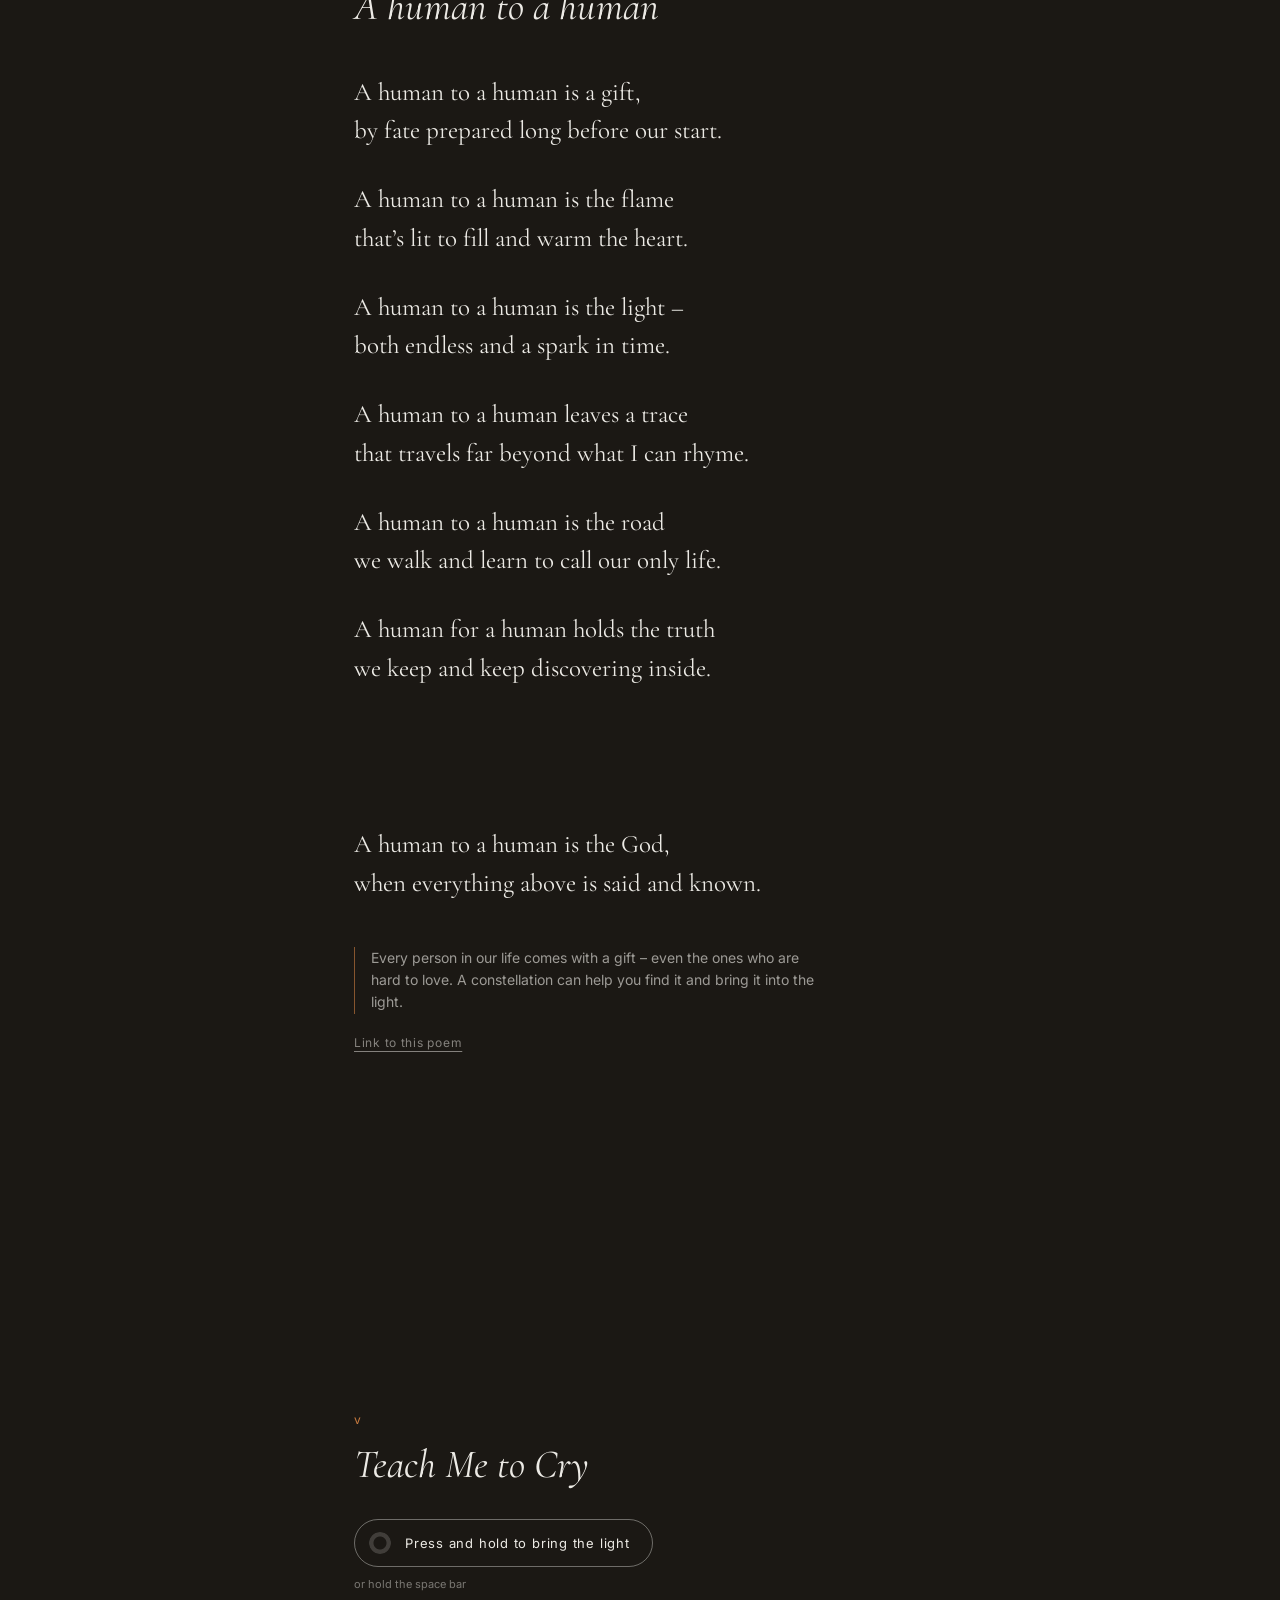
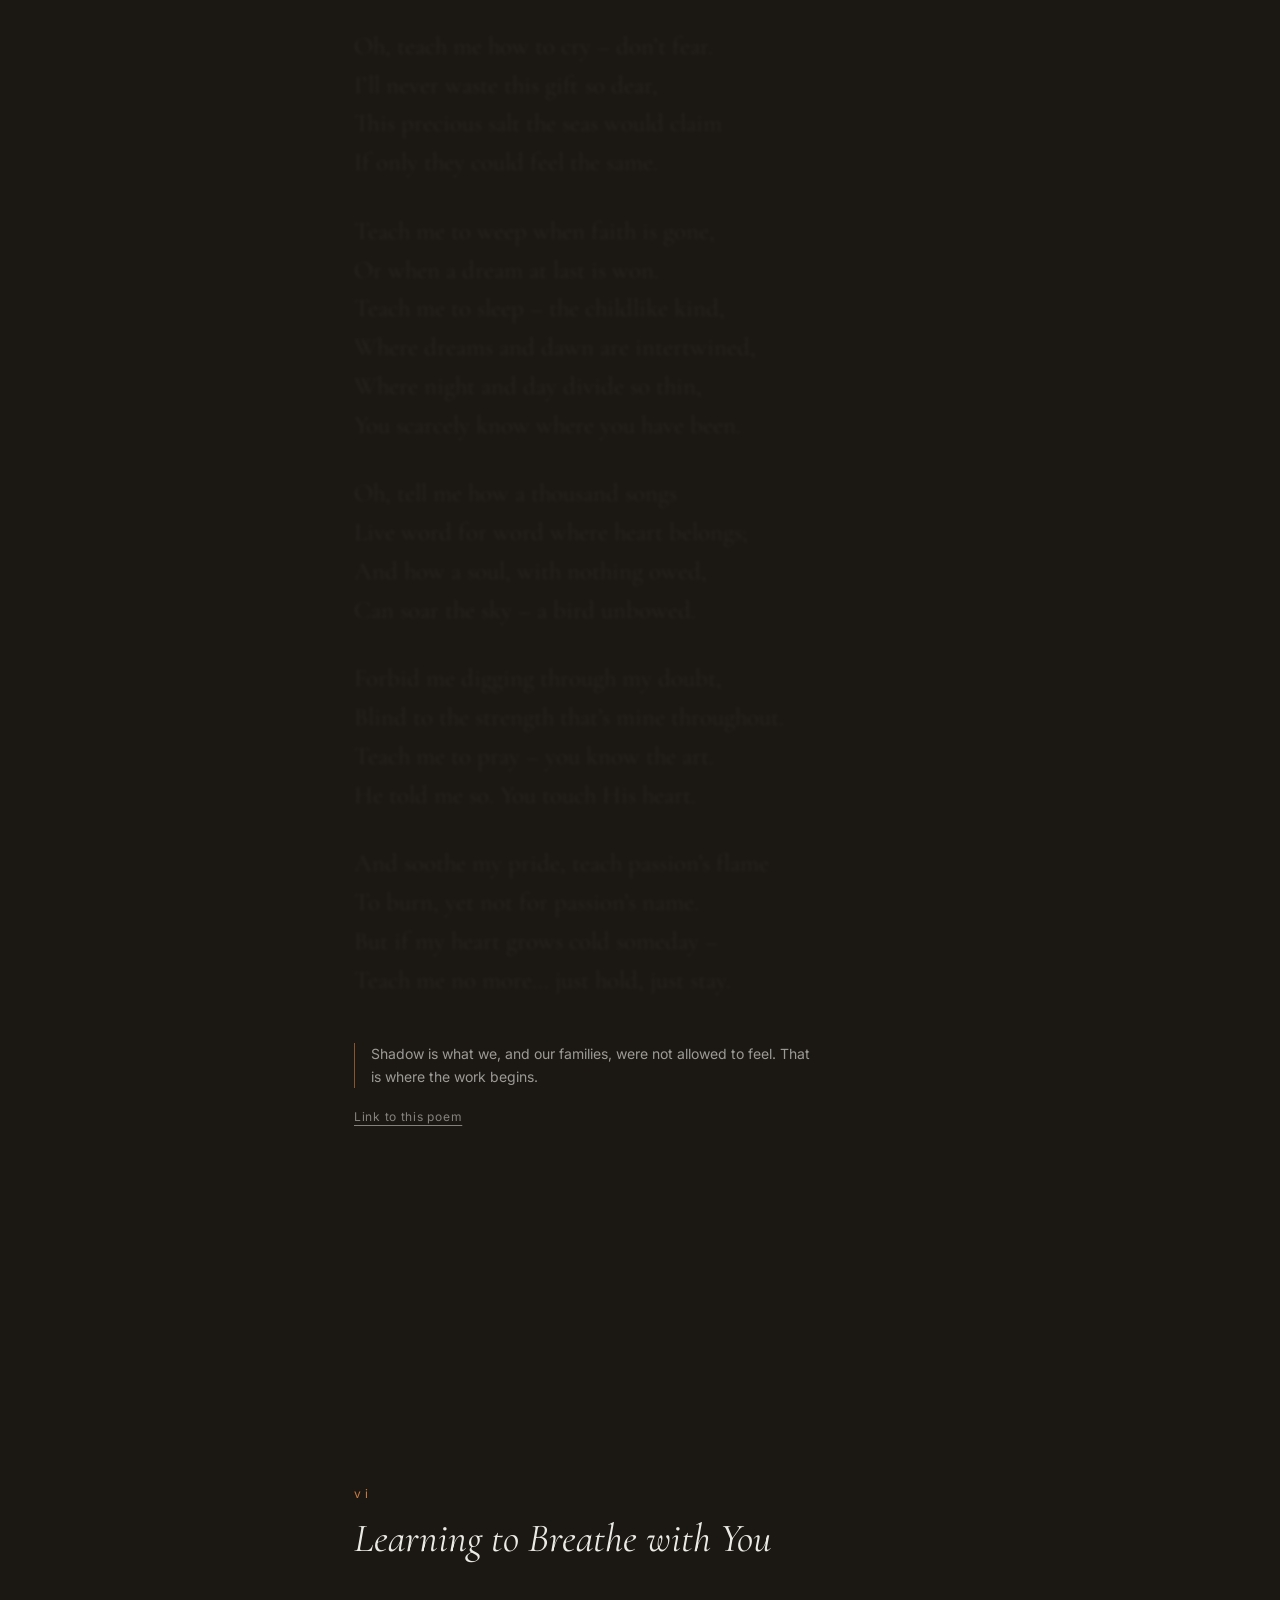
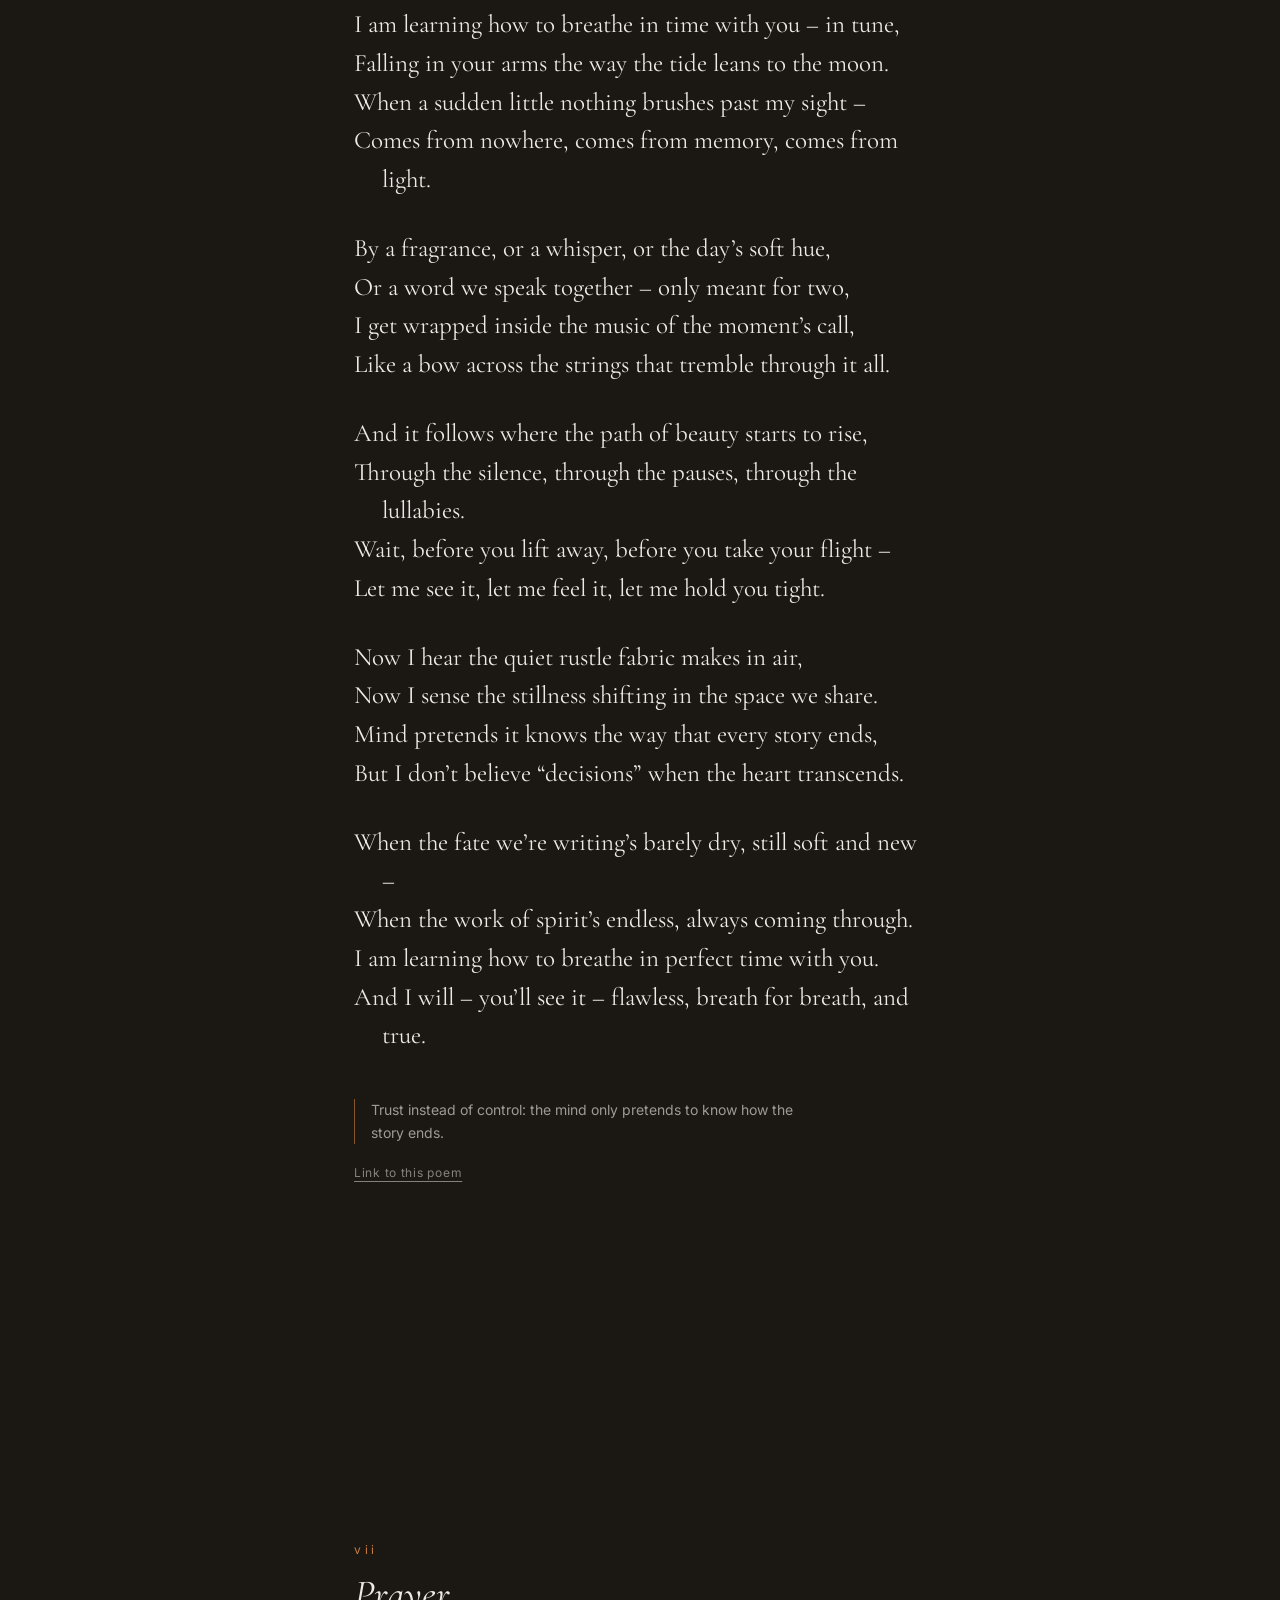
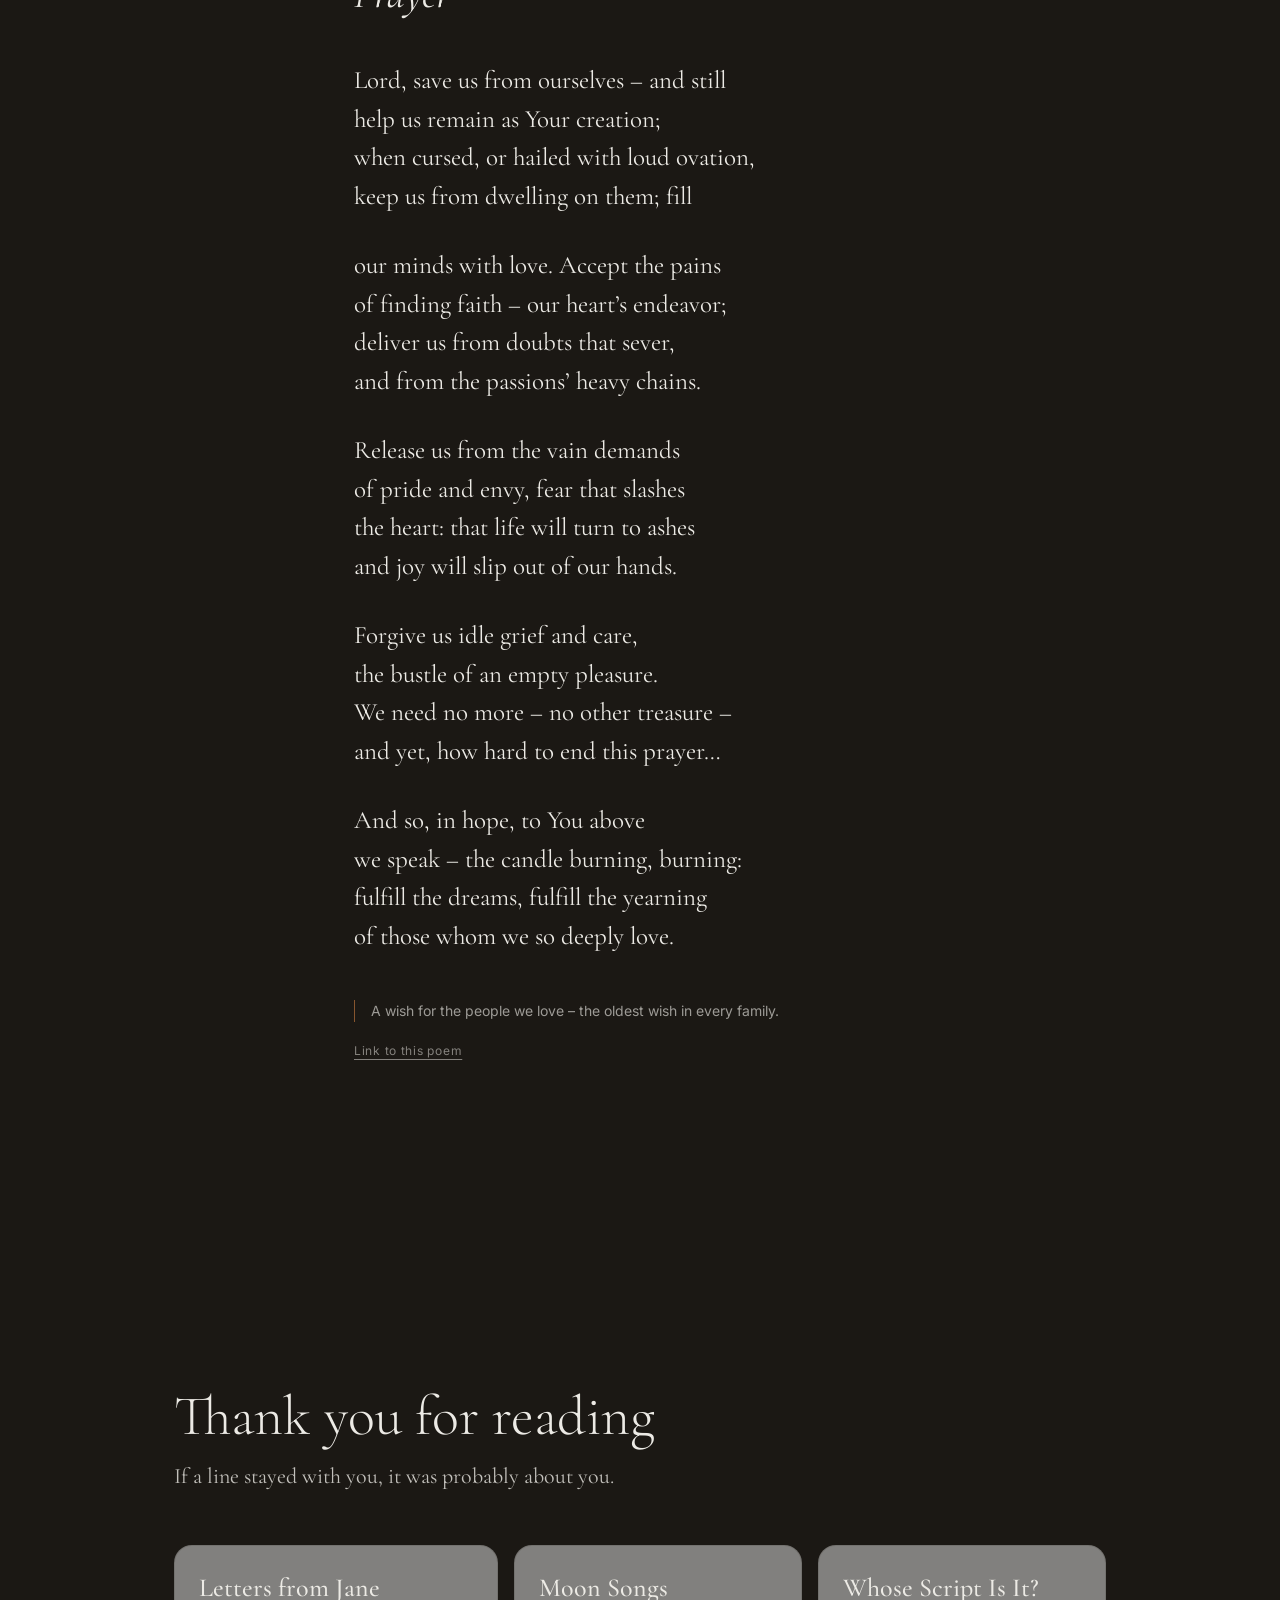
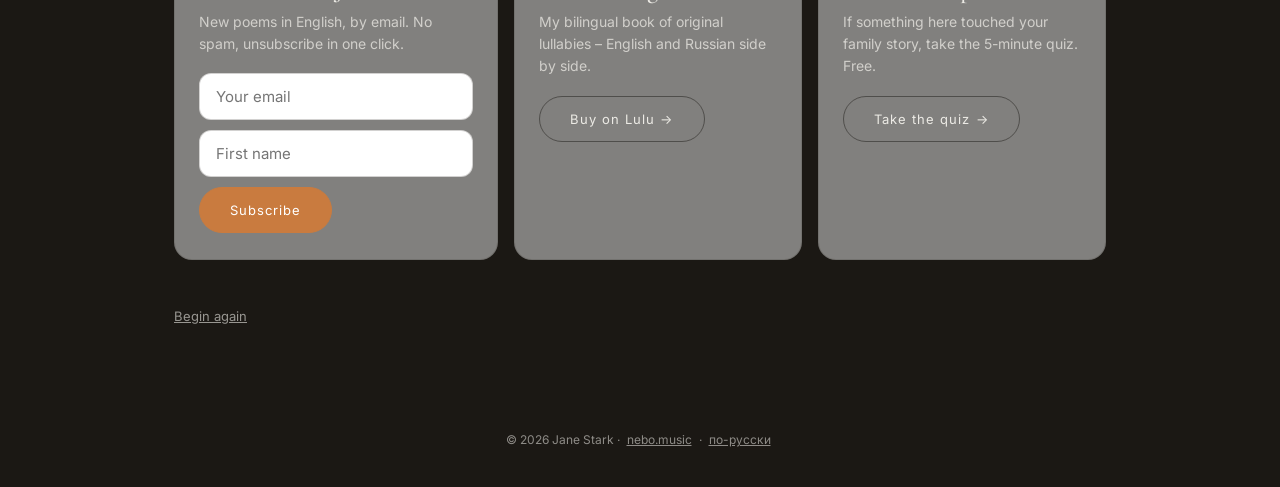
<file: poems/index.html>
<!doctype html>
<html lang="en">
<head>
  <meta charset="utf-8">
  <meta name="viewport" content="width=device-width, initial-scale=1">
  <title>A Place for Light – seven poems · Jane Stark</title>
  <meta name="description" content="Seven poems by Jane Stark about stepping out of an inherited script and finding your own place. Read slowly.">
  <link rel="canonical" href="https://nebo.music/poems/">
  <meta property="og:title" content="A Place for Light – seven poems · Jane Stark">
  <meta property="og:description" content="Seven poems by Jane Stark about stepping out of an inherited script and finding your own place. Read slowly.">
  <meta property="og:url" content="https://nebo.music/poems/">
  <meta property="og:type" content="website">
  <link rel="alternate" hreflang="ru" href="https://nebo.music/stihi/">
  <link rel="preconnect" href="https://fonts.googleapis.com">
  <link rel="preconnect" href="https://fonts.gstatic.com" crossorigin>
  <link href="https://fonts.googleapis.com/css2?family=Cormorant+Garamond:ital,wght@0,300;0,400;0,500;1,300;1,400&family=Inter:wght@400;500&display=swap" rel="stylesheet">
  <style>
    :root{--dark:#1B1814;--dark2:#24201C;--light:#F1F0EC;--ink:#1F1C18;--paper:#ECEAE5;--ember:#C97B3F;
      --serif:'Cormorant Garamond',Cormorant,Georgia,serif;--sans:Inter,-apple-system,system-ui,sans-serif}
    *{box-sizing:border-box}
    html{scroll-behavior:smooth}
    body{margin:0;font-family:var(--serif);background:var(--dark);color:var(--paper);transition:background-color 1.4s ease,color 1.4s ease;-webkit-font-smoothing:antialiased}
    body.is-light{background:var(--light);color:var(--ink)}
    body.is-light header.top{background:rgba(241,240,236,.88)}
    a{color:inherit}
    .wrap{max-width:620px;margin:0 auto;padding:0 24px}
    header.top{position:fixed;top:0;left:0;right:0;z-index:5;background:rgba(27,24,20,.88);-webkit-backdrop-filter:blur(8px);backdrop-filter:blur(8px);transition:background-color 1.4s ease;display:flex;justify-content:space-between;align-items:center;padding:18px 24px;font-family:var(--sans);font-size:12px;letter-spacing:.14em;text-transform:uppercase}
    header.top a{text-decoration:none;opacity:.7} header.top a:hover{opacity:1}
    .brand{font-family:var(--serif);font-size:20px;letter-spacing:0;text-transform:none}
    .brand span{color:var(--ember)}
    /* intro */
    .intro{min-height:100vh;min-height:100svh;display:flex;flex-direction:column;justify-content:center;align-items:center;text-align:center;padding:96px 24px}
    .label{font-family:var(--sans);font-size:11px;letter-spacing:.24em;text-transform:uppercase;opacity:.6;margin-bottom:28px}
    h1{font-weight:300;font-size:clamp(52px,10vw,104px);line-height:1;margin:0 0 20px}
    h1 em,h2 em{color:var(--ember)}
    .lead{font-size:22px;opacity:.8;margin:0 0 48px}
    .breath{position:relative;width:132px;height:132px;margin:0 auto 44px;display:grid;place-items:center}
    .breath .orb{position:absolute;inset:0;border-radius:50%;border:1px solid rgba(236,234,229,.35);background:radial-gradient(circle,rgba(201,123,63,.22),rgba(201,123,63,0) 70%);animation:breathe 8s ease-in-out infinite}
    .breath .w{font-family:var(--sans);font-size:11px;letter-spacing:.2em;text-transform:uppercase;opacity:.75}
    @keyframes breathe{0%,100%{transform:scale(.62)}50%{transform:scale(1)}}
    .btn{display:inline-block;font-family:var(--sans);font-size:13px;letter-spacing:.08em;padding:14px 30px;border:1px solid currentColor;border-radius:999px;background:transparent;color:inherit;text-decoration:none;cursor:pointer}
    .btn:hover{background:var(--ember);border-color:var(--ember);color:#fff}
    .soon{font-family:var(--sans);font-size:12px;opacity:.5;margin-top:20px}
    /* poems */
    .poem{min-height:100vh;padding:22vh 0 18vh}
    .num{font-family:var(--sans);font-size:12px;letter-spacing:.3em;color:var(--ember);margin-bottom:14px}
    h2{font-weight:400;font-style:italic;font-size:clamp(28px,4.4vw,40px);line-height:1.15;margin:0 0 44px}
    .stanza{margin:0 0 30px;font-size:clamp(21px,2.6vw,25px);line-height:1.55}
    .ln{display:block;padding-left:1.1em;text-indent:-1.1em;opacity:0;transform:translateY(8px);transition:opacity 1.1s ease,transform 1.1s ease}
    .stanza.in .ln{opacity:1;transform:none}
    .note{font-family:var(--sans);font-size:14px;line-height:1.6;opacity:.62;margin:44px 0 18px;padding-left:16px;border-left:1px solid var(--ember);max-width:460px}
    .share{font-family:var(--sans);font-size:12px;letter-spacing:.06em;background:none;border:0;padding:0;color:inherit;opacity:.5;cursor:pointer;text-decoration:underline;text-underline-offset:4px}
    .share:hover{opacity:.9}
    /* lamp */
    .lamp-ui{margin:-12px 0 36px}
    .lamp{position:relative;display:inline-flex;align-items:center;gap:14px;font-family:var(--sans);font-size:13px;letter-spacing:.06em;color:inherit;background:none;border:1px solid rgba(236,234,229,.4);border-radius:999px;padding:12px 22px 12px 14px;cursor:pointer;user-select:none;-webkit-user-select:none;-webkit-touch-callout:none;touch-action:none}
    .lamp .ring{width:22px;height:22px;border-radius:50%;background:conic-gradient(var(--ember) calc(var(--p,0)*1turn),rgba(236,234,229,.18) 0);-webkit-mask:radial-gradient(circle,transparent 6px,#000 7px);mask:radial-gradient(circle,transparent 6px,#000 7px)}
    .hint{font-family:var(--sans);font-size:11px;opacity:.45;margin-top:10px}
    .veiled .ln{opacity:.06!important;transform:none!important;filter:blur(1.5px);transition:opacity 1.6s ease,filter 1.6s ease}
    .glow{position:fixed;inset:0;pointer-events:none;z-index:1;opacity:0;background:radial-gradient(circle at var(--gx,50%) var(--gy,60%),rgba(201,123,63,.32),rgba(201,123,63,0) 55%);transition:opacity .5s ease}
    body.lit .lamp-ui{display:none}
    @media (hover:none){.hint{display:none}}
    /* end */
    .end{padding:18vh 0 12vh}
    .end h2{font-style:normal;font-weight:300;font-size:clamp(36px,6vw,56px);margin-bottom:14px}
    .end .lead{margin-bottom:56px}
    .cards{display:grid;gap:16px}
    .card{border:1px solid rgba(31,28,24,.14);border-radius:18px;padding:26px 24px;background:rgba(255,255,255,.45)}
    .card h3{font-weight:500;font-size:26px;margin:0 0 8px}
    .card p{font-family:var(--sans);font-size:14px;line-height:1.6;opacity:.75;margin:0 0 18px}
    .btn.ghost{border-color:rgba(31,28,24,.5)}
    .sub{display:grid;gap:10px}
    .sub input{font:15px var(--sans);padding:13px 16px;border-radius:12px;border:1px solid rgba(31,28,24,.2);background:#fff;color:var(--ink)}
    .sub .btn{justify-self:start;background:var(--ember);border-color:var(--ember);color:#fff}
    .again{display:block;margin:48px 0 0;font-family:var(--sans);font-size:13px;opacity:.6}
    footer{font-family:var(--sans);font-size:12px;opacity:.55;padding:0 24px 40px;text-align:center}
    footer a{margin:0 4px}
    .toast{position:fixed;left:50%;bottom:24px;transform:translateX(-50%);font-family:var(--sans);font-size:13px;background:var(--ink);color:var(--paper);padding:10px 18px;border-radius:999px;opacity:0;transition:opacity .3s;z-index:9;pointer-events:none}
    .toast.on{opacity:1}
    @media (min-width:900px){.cards{grid-template-columns:repeat(3,1fr)} .end .wrap{max-width:980px}}
    @media (prefers-reduced-motion:reduce){.ln{opacity:1;transform:none;transition:none} .breath .orb{animation:none} body{transition:none}}
  </style>
</head>
<body>
  <div class="glow" aria-hidden="true"></div>
  <header class="top">
    <a class="brand" href="/">nebo<span>.</span>music</a>
    <a href="/stihi/">по-русски</a>
  </header>

  <section class="intro" id="top">
    <div class="label">nebo.music · poems</div>
    <h1>A place <em>for light</em></h1>
    <p class="lead">Seven poems. Read slowly.</p>
    <div class="breath" aria-hidden="true"><div class="orb"></div><div class="w" id="bw">breathe in</div></div>
    <a class="btn" href="#where-softness-is-allowed">Begin</a>
    <div class="soon">Soon in my own voice.</div>
  </section>

  <section class="poem" id="where-softness-is-allowed" data-tone="dark">
    <div class="wrap">
      <div class="num">i</div>
      <h2>Where Softness Is Allowed</h2>
      
      <div class="text"><p class="stanza"><span class="ln">Let there be rooms where softness stays&nbsp;–</span><span class="ln">to breathe, to move, to feel, belong&nbsp;–</span><span class="ln">where bodies, after years and days</span><span class="ln">of holding on, can hold a song.</span></p><p class="stanza"><span class="ln">For every woman taught to fold</span><span class="ln">herself in half and keep it quiet&nbsp;–</span><span class="ln">to stretch her arms out wide and bold,</span><span class="ln">to taste her joy and not deny it;</span></p><p class="stanza"><span class="ln">to trust her roots, to claim the floor,</span><span class="ln">remember strength she always had,</span><span class="ln">to take up space – and then some more&nbsp;–</span><span class="ln">and, unafraid, be simply glad.</span></p><p class="stanza"><span class="ln">For children – since no child was born</span><span class="ln">just to survive another day&nbsp;–</span><span class="ln">to roll downhill through summer corn,</span><span class="ln">to let them run and dance and play,</span></p><p class="stanza"><span class="ln">to cup a beetle, ask it why,</span><span class="ln">to climb, to wonder, to begin&nbsp;–</span><span class="ln">to keep the whole unclouded sky</span><span class="ln">of possibility within.</span></p><p class="stanza"><span class="ln">For those who carry war inside&nbsp;–</span><span class="ln">a house that’s gone, a name, a street&nbsp;–</span><span class="ln">a place where no one has to hide</span><span class="ln">how tired they are, and rest their feet;</span></p><p class="stanza"><span class="ln">where none will ask them to be strong,</span><span class="ln">where softness doesn’t have to wait,</span><span class="ln">and shoulders, braced for far too long,</span><span class="ln">can finally put down the weight.</span></p><p class="stanza"><span class="ln">And let this peace be no one’s prize,</span><span class="ln">not sold in studios with a view,</span><span class="ln">not checked at borders, not one size</span><span class="ln">of body. It belongs to you.</span></p></div>
      <button type="button" class="share" data-id="where-softness-is-allowed">Link to this poem</button>
    </div>
  </section>
  <section class="poem" id="who-am-i" data-tone="dark">
    <div class="wrap">
      <div class="num">ii</div>
      <h2>Who Am I?</h2>
      
      <div class="text"><p class="stanza"><span class="ln">Lord, who am I? I pray,</span><span class="ln">Lord, send a sign my way –</span><span class="ln">plain as a waking sight,</span><span class="ln">stay with me through the night</span></p><p class="stanza"><span class="ln">here in my lucid sleep.</span><span class="ln">Help me grow strong to leap.</span><span class="ln">Open before me, Lord,</span><span class="ln">field of Your game, its board,</span></p><p class="stanza"><span class="ln">now. Make Your move – and spill</span><span class="ln">all of my plans at will.</span><span class="ln">Ages of weight, not years –</span><span class="ln">please overlook. My fears,</span></p><p class="stanza"><span class="ln">doubts, and their noisy sound –</span><span class="ln">press “Start” to shut them down.</span><span class="ln">Then, with the knots untied,</span><span class="ln">on, with myself as guide…</span></p><p class="stanza"><span class="ln">Wider than mind can see,</span><span class="ln">deeper than soul can be,</span><span class="ln">“Breathe!” – the one law I own,</span><span class="ln">carved in my heart like stone.</span></p><p class="stanza"><span class="ln">All that I have is love –</span><span class="ln">one faith that soars above,</span><span class="ln">older than truths I knew.</span><span class="ln">Lord, who am I? – You…</span></p></div>
      <p class="note">Under every role – daughter, wife, mother – there is still you.</p>
      <button type="button" class="share" data-id="who-am-i">Link to this poem</button>
    </div>
  </section>
  <section class="poem" id="the-road" data-tone="dark">
    <div class="wrap">
      <div class="num">iii</div>
      <h2>The Road to Myself</h2>
      
      <div class="text"><p class="stanza"><span class="ln">I’ve followed my path many years – not just one, not just two;</span><span class="ln">the road to myself never runs in a straight line – I roam.</span><span class="ln">I swim or I fly or I walk – and beneath me, still new,</span><span class="ln">unknown, it unrolls. Am I leaving, or heading back home?..</span><span class="ln">I walk and I learn – even when there is someone I teach.</span><span class="ln">I seek not the safe, quiet verge, but encounters en route.</span><span class="ln">I weep in the night, and by day laugh beyond reason’s reach –</span><span class="ln">all these are the steps, and without them I’d not find my root.</span><span class="ln">At times it appears I am drawing my circles again,</span><span class="ln">led on by the tangled-up thread of my doubts, I still go,</span><span class="ln">held fast by a faith others grasp – though to me it’s not plain –</span><span class="ln">or fate wrote my lot with a typo, at birth, long ago…</span><span class="ln">I try to live knowing that death only comes on the day</span><span class="ln">you wake up and don’t want to think through the question of why.</span><span class="ln">As water of life, through the nerves of time, flowing away,</span><span class="ln">my current slips past every circuit that’s steady and dry;</span><span class="ln">it calms the uneasy, the trembling, with one burning flow,</span><span class="ln">above all the cities and people I never once knew,</span><span class="ln">and lures with the string of horizon, untouched, thin, and low –</span><span class="ln">no memory, just an exhale of the roads I’ve come through.</span></p></div>
      <p class="note">Inner work never runs in a straight line: circles, doubts, tears and laughter are steps too.</p>
      <button type="button" class="share" data-id="the-road">Link to this poem</button>
    </div>
  </section>
  <section class="poem" id="a-human-to-a-human" data-tone="dark">
    <div class="wrap">
      <div class="num">iv</div>
      <h2>A human to a human</h2>
      
      <div class="text"><p class="stanza"><span class="ln">A human to a human is a gift,</span><span class="ln">by fate prepared long before our start.</span></p><p class="stanza"><span class="ln">A human to a human is the flame</span><span class="ln">that’s lit to fill and warm the heart.</span></p><p class="stanza"><span class="ln">A human to a human is the light –</span><span class="ln">both endless and a spark in time.</span></p><p class="stanza"><span class="ln">A human to a human leaves a trace</span><span class="ln">that travels far beyond what I can rhyme.</span></p><p class="stanza"><span class="ln">A human to a human is the road</span><span class="ln">we walk and learn to call our only life.</span></p><p class="stanza"><span class="ln">A human for a human holds the truth</span><span class="ln">we keep and keep discovering inside.</span></p><p class="stanza"><span class="ln">A human to a human is the chance</span><span class="ln">of happiness we help to grow.</span></p><p class="stanza"><span class="ln">A human to a human is the God,</span><span class="ln">when everything above is said and known.</span></p></div>
      <p class="note">Every person in our life comes with a gift – even the ones who are hard to love. A constellation can help you find it and bring it into the light.</p>
      <button type="button" class="share" data-id="a-human-to-a-human">Link to this poem</button>
    </div>
  </section>
  <section class="poem" id="teach-me-to-cry" data-tone="hold">
    <div class="wrap">
      <div class="num">v</div>
      <h2>Teach Me to Cry</h2>
      <div class="lamp-ui"><button type="button" class="lamp" aria-describedby="hint-teach-me-to-cry"><span class="ring" aria-hidden="true"></span><span class="lamp-t">Press and hold to bring the light</span></button><div class="hint" id="hint-teach-me-to-cry">or hold the space bar</div></div>
      <div class="text veiled"><p class="stanza"><span class="ln">Oh, teach me how to cry – don’t fear.</span><span class="ln">I’ll never waste this gift so dear,</span><span class="ln">This precious salt the seas would claim</span><span class="ln">If only they could feel the same.</span></p><p class="stanza"><span class="ln">Teach me to weep when faith is gone,</span><span class="ln">Or when a dream at last is won.</span><span class="ln">Teach me to sleep – the childlike kind,</span><span class="ln">Where dreams and dawn are intertwined,</span><span class="ln">Where night and day divide so thin,</span><span class="ln">You scarcely know where you have been.</span></p><p class="stanza"><span class="ln">Oh, tell me how a thousand songs</span><span class="ln">Live word for word where heart belongs;</span><span class="ln">And how a soul, with nothing owed,</span><span class="ln">Can soar the sky – a bird unbowed.</span></p><p class="stanza"><span class="ln">Forbid me digging through my doubt,</span><span class="ln">Blind to the strength that’s mine throughout.</span><span class="ln">Teach me to pray – you know the art.</span><span class="ln">He told me so. You touch His heart.</span></p><p class="stanza"><span class="ln">And soothe my pride, teach passion’s flame</span><span class="ln">To burn, yet not for passion’s name.</span><span class="ln">But if my heart grows cold someday –</span><span class="ln">Teach me no more… just hold, just stay.</span></p></div>
      <p class="note">Shadow is what we, and our families, were not allowed to feel. That is where the work begins.</p>
      <button type="button" class="share" data-id="teach-me-to-cry">Link to this poem</button>
    </div>
  </section>
  <section class="poem" id="breathe" data-tone="light">
    <div class="wrap">
      <div class="num">vi</div>
      <h2>Learning to Breathe with You</h2>
      
      <div class="text"><p class="stanza"><span class="ln">I am learning how to breathe in time with you – in tune,</span><span class="ln">Falling in your arms the way the tide leans to the moon.</span><span class="ln">When a sudden little nothing brushes past my sight –</span><span class="ln">Comes from nowhere, comes from memory, comes from light.</span></p><p class="stanza"><span class="ln">By a fragrance, or a whisper, or the day’s soft hue,</span><span class="ln">Or a word we speak together – only meant for two,</span><span class="ln">I get wrapped inside the music of the moment’s call,</span><span class="ln">Like a bow across the strings that tremble through it all.</span></p><p class="stanza"><span class="ln">And it follows where the path of beauty starts to rise,</span><span class="ln">Through the silence, through the pauses, through the lullabies.</span><span class="ln">Wait, before you lift away, before you take your flight –</span><span class="ln">Let me see it, let me feel it, let me hold you tight.</span></p><p class="stanza"><span class="ln">Now I hear the quiet rustle fabric makes in air,</span><span class="ln">Now I sense the stillness shifting in the space we share.</span><span class="ln">Mind pretends it knows the way that every story ends,</span><span class="ln">But I don’t believe “decisions” when the heart transcends.</span></p><p class="stanza"><span class="ln">When the fate we’re writing’s barely dry, still soft and new –</span><span class="ln">When the work of spirit’s endless, always coming through.</span><span class="ln">I am learning how to breathe in perfect time with you.</span><span class="ln">And I will – you’ll see it – flawless, breath for breath, and true.</span></p></div>
      <p class="note">Trust instead of control: the mind only pretends to know how the story ends.</p>
      <button type="button" class="share" data-id="breathe">Link to this poem</button>
    </div>
  </section>
  <section class="poem" id="prayer" data-tone="light">
    <div class="wrap">
      <div class="num">vii</div>
      <h2>Prayer</h2>
      
      <div class="text"><p class="stanza"><span class="ln">Lord, save us from ourselves – and still</span><span class="ln">help us remain as Your creation;</span><span class="ln">when cursed, or hailed with loud ovation,</span><span class="ln">keep us from dwelling on them; fill</span></p><p class="stanza"><span class="ln">our minds with love. Accept the pains</span><span class="ln">of finding faith – our heart’s endeavor;</span><span class="ln">deliver us from doubts that sever,</span><span class="ln">and from the passions’ heavy chains.</span></p><p class="stanza"><span class="ln">Release us from the vain demands</span><span class="ln">of pride and envy, fear that slashes</span><span class="ln">the heart: that life will turn to ashes</span><span class="ln">and joy will slip out of our hands.</span></p><p class="stanza"><span class="ln">Forgive us idle grief and care,</span><span class="ln">the bustle of an empty pleasure.</span><span class="ln">We need no more – no other treasure –</span><span class="ln">and yet, how hard to end this prayer…</span></p><p class="stanza"><span class="ln">And so, in hope, to You above</span><span class="ln">we speak – the candle burning, burning:</span><span class="ln">fulfill the dreams, fulfill the yearning</span><span class="ln">of those whom we so deeply love.</span></p></div>
      <p class="note">A wish for the people we love – the oldest wish in every family.</p>
      <button type="button" class="share" data-id="prayer">Link to this poem</button>
    </div>
  </section>

  <section class="end" id="end" data-tone="light">
    <div class="wrap">
      <h2>Thank you for reading</h2>
      <p class="lead">If a line stayed with you, it was probably about you.</p>
      <div class="cards">
        <div class="card"><h3>Letters from Jane</h3><p>New poems in English, by email. No spam, unsubscribe in one click.</p>
        <form class="sub" action="https://gmail.us21.list-manage.com/subscribe/post?u=977d0bdd549d262e77a53664d&amp;id=8cb695fdd6&amp;f_id=00538de1f0" method="post" target="_blank">
          <input type="email" name="EMAIL" autocomplete="email" placeholder="Your email" aria-label="Your email" required>
          <input type="text" name="FNAME" autocomplete="given-name" placeholder="First name" aria-label="First name">
          <div aria-hidden="true" style="position:absolute;left:-5000px"><input type="text" name="b_977d0bdd549d262e77a53664d_8cb695fdd6" tabindex="-1" value=""></div>
          <button type="submit" class="btn">Subscribe</button>
        </form></div><div class="card"><h3>Moon Songs</h3><p>My bilingual book of original lullabies – English and Russian side by side.</p><a class="btn ghost" href="https://www.lulu.com/shop/evgeniia-stark-and-kiris-kiss/moon-songs/hardcover/product-dyd24qp.html" target="_blank" rel="noopener">Buy on Lulu →</a></div><div class="card"><h3>Whose Script Is It?</h3><p>If something here touched your family story, take the 5-minute quiz. Free.</p><a class="btn ghost" href="/script/">Take the quiz →</a></div>
      </div>
      <a class="again" href="#top">Begin again</a>
    </div>
  </section>
  <footer>© 2026 Jane Stark · <a href="/">nebo.music</a> · <a href="/stihi/">по-русски</a></footer>
  <div class="toast" role="status" aria-live="polite"></div>

<script>
(function(){
  var reduce = window.matchMedia('(prefers-reduced-motion: reduce)').matches;
  // breathing word
  var bw = document.getElementById('bw'), words = ["breathe in", "breathe out"], bi = 0;
  if (!reduce) setInterval(function(){ bi = 1 - bi; bw.textContent = words[bi]; }, 4000);
  // reveal lines stanza by stanza
  var st = document.querySelectorAll('.stanza');
  st.forEach(function(s){ s.querySelectorAll('.ln').forEach(function(l, i){ l.style.transitionDelay = (i * 0.16) + 's'; }); });
  if ('IntersectionObserver' in window && !reduce) {
    var io = new IntersectionObserver(function(es){ es.forEach(function(e){ if (e.isIntersecting) { e.target.classList.add('in'); io.unobserve(e.target); } }); }, {rootMargin: '0px 0px -12% 0px'});
    st.forEach(function(s){ io.observe(s); });
  } else st.forEach(function(s){ s.classList.add('in'); });
  // light / shadow: body tone follows the section in view
  var lit = false;
  function tone(sec){ var t = sec.getAttribute('data-tone'); return t === 'light' || (t === 'hold' && lit); }
  var secs = document.querySelectorAll('[data-tone]');
  if ('IntersectionObserver' in window) {
    var to = new IntersectionObserver(function(es){ es.forEach(function(e){ if (e.isIntersecting) document.body.classList.toggle('is-light', tone(e.target)); }); }, {rootMargin: '-45% 0px -45% 0px'});
    secs.forEach(function(s){ to.observe(s); });
    to.observe(document.getElementById('top'));
  }
  // hold to bring the light
  var lamp = document.querySelector('.lamp'), glow = document.querySelector('.glow'), veil = document.querySelector('.veiled'), holdSec = document.querySelector('[data-tone="hold"]');
  var raf = null, start = 0, NEED = 1600;
  function setP(p){ lamp.style.setProperty('--p', p); glow.style.opacity = Math.min(1, p * 1.4); veil.querySelectorAll('.ln').forEach(function(l){ l.style.setProperty('opacity', String(0.06 + p * 0.94), 'important'); l.style.filter = 'blur(' + (1.5 * (1 - p)) + 'px)'; }); }
  function tick(t){ var p = Math.min(1, (t - start) / NEED); setP(p); if (p >= 1) return done(); raf = requestAnimationFrame(tick); }
  function down(e){ if (lit) return; if (e && e.preventDefault) e.preventDefault(); start = performance.now(); cancelAnimationFrame(raf); raf = requestAnimationFrame(tick); }
  function up(){ if (lit) return; cancelAnimationFrame(raf); setP(0); }
  function done(){ lit = true; cancelAnimationFrame(raf); veil.classList.remove('veiled'); veil.querySelectorAll('.ln').forEach(function(l){ l.style.removeProperty('opacity'); l.style.filter = ''; }); veil.querySelectorAll('.stanza').forEach(function(s){ s.classList.add('in'); }); document.body.classList.add('lit', 'is-light'); setTimeout(function(){ glow.style.opacity = 0; }, 900); }
  if (lamp) {
    if (reduce) { lamp.addEventListener('click', done); }
    lamp.addEventListener('pointerdown', down); ['pointerup','pointerleave','pointercancel'].forEach(function(n){ lamp.addEventListener(n, up); });
    lamp.addEventListener('contextmenu', function(e){ e.preventDefault(); });
    document.addEventListener('keydown', function(e){ if (e.code === 'Space' && !e.repeat && !lit && holdSec.getBoundingClientRect().top < innerHeight * 0.6 && holdSec.getBoundingClientRect().bottom > 0) down(e); });
    document.addEventListener('keyup', function(e){ if (e.code === 'Space') up(); });
    holdSec.addEventListener('pointermove', function(e){ glow.style.setProperty('--gx', e.clientX + 'px'); glow.style.setProperty('--gy', e.clientY + 'px'); });
  }
  // share links
  var toast = document.querySelector('.toast');
  document.querySelectorAll('.share').forEach(function(b){ b.addEventListener('click', function(){
    var url = location.origin + location.pathname + '#' + b.getAttribute('data-id');
    var ok = function(){ toast.textContent = "Link copied"; toast.classList.add('on'); setTimeout(function(){ toast.classList.remove('on'); }, 1800); };
    if (navigator.share && matchMedia('(hover:none)').matches) navigator.share({url: url}).catch(function(){});
    else if (navigator.clipboard) navigator.clipboard.writeText(url).then(ok, ok); else ok();
  }); });
})();
</script>
</body>
</html>
</file>
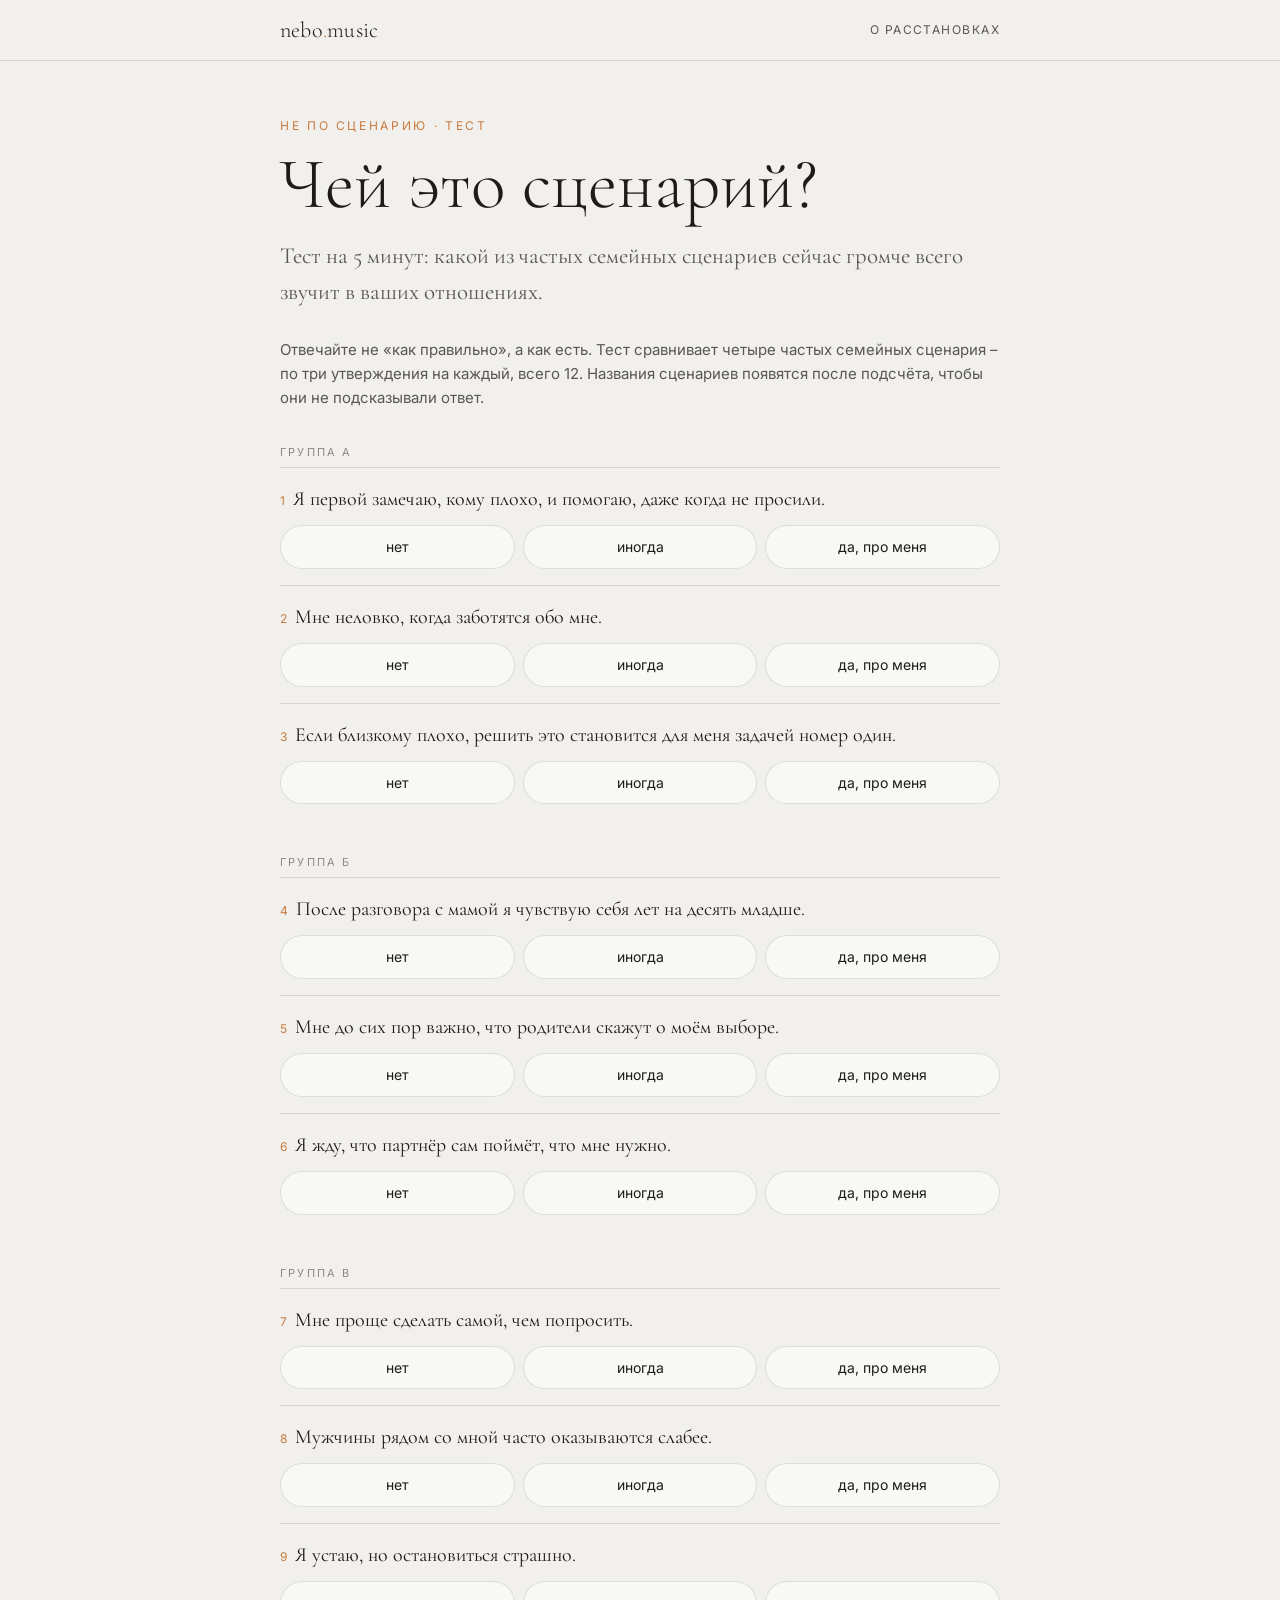
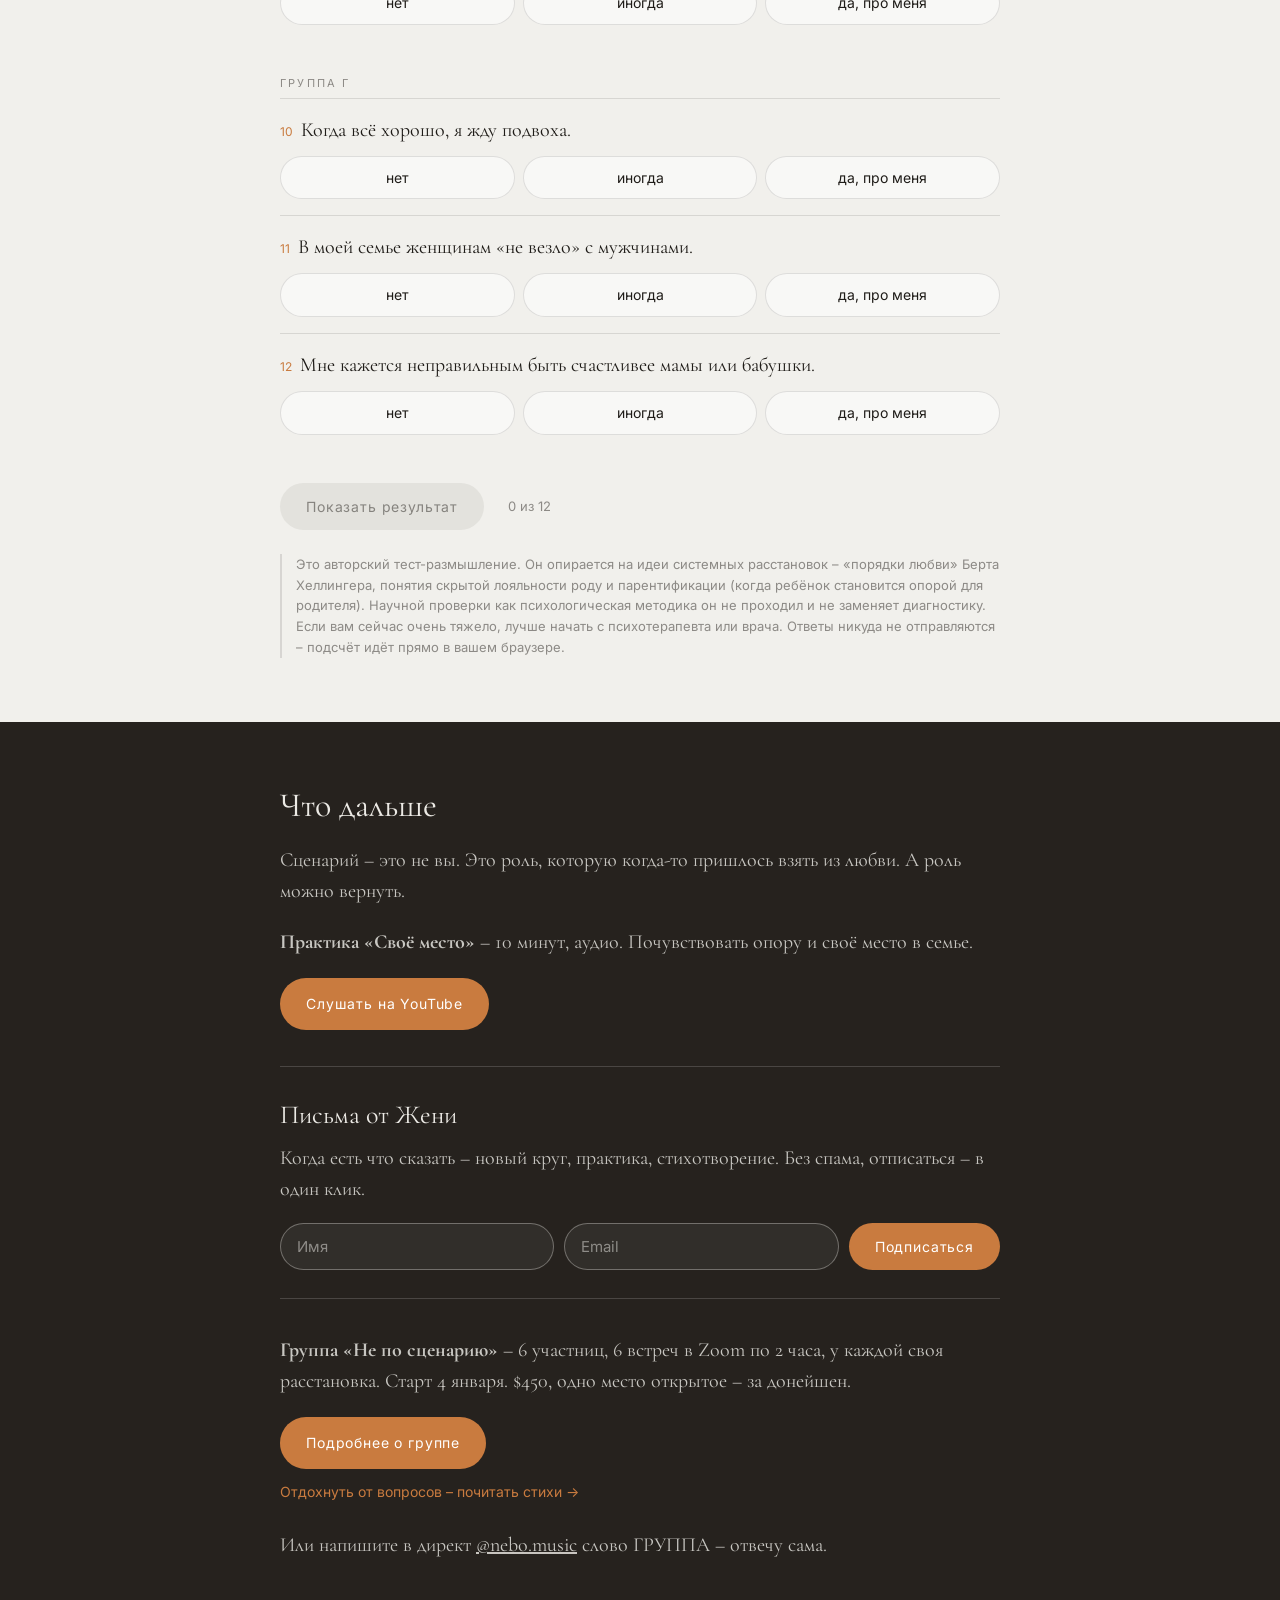
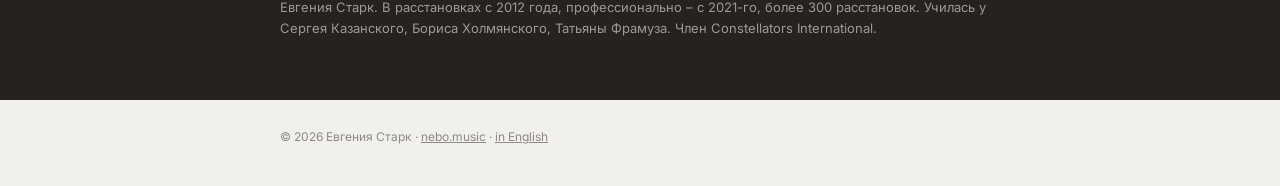
<file: scenariy/index.html>
<!doctype html>
<html lang="ru">
<head>
  <meta charset="utf-8">
  <meta name="viewport" content="width=device-width,initial-scale=1">
  <title>Чей это сценарий? – тест · Евгения Старк</title>
  <meta name="description" content="Тест на 5 минут: какой из четырёх частых семейных сценариев сейчас громче всего звучит в ваших отношениях. И аудиопрактика «Своё место». Евгения Старк, семейные расстановки.">
  <meta name="author" content="Евгения Старк">
  <link rel="canonical" href="https://nebo.music/scenariy/">
  <meta property="og:site_name" content="nebo.music">
  <meta property="og:title" content="Чей это сценарий? – тест на 5 минут">
  <meta property="og:description" content="12 утверждений, 4 семейных сценария. И аудиопрактика «Своё место» на 10 минут.">
  <meta property="og:type" content="website">
  <meta property="og:url" content="https://nebo.music/scenariy/">
  <meta property="og:locale" content="ru_RU">
  <link rel="icon" href="data:image/svg+xml,%3Csvg xmlns='http://www.w3.org/2000/svg' viewBox='0 0 32 32'%3E%3Ccircle cx='16' cy='16' r='6' fill='%23C97B3F'/%3E%3C/svg%3E">
  <link rel="preconnect" href="https://fonts.googleapis.com">
  <link rel="preconnect" href="https://fonts.gstatic.com" crossorigin>
  <link href="https://fonts.googleapis.com/css2?family=Cormorant+Garamond:ital,wght@0,300;0,400;0,500;1,300;1,400&family=Inter:wght@400;500&display=swap" rel="stylesheet">
  <style>
    :root{
      --ink:#1F1C18; --ink-soft:rgba(31,28,24,.72); --ink-faint:rgba(31,28,24,.48);
      --paper:#F1F0EC; --paper-deep:#E3E2DD; --hairline:rgba(31,28,24,.12);
      --ember:#C97B3F; --lotus:#C99A9A; --jungle:#3F4F3D; --midnight:#26221E;
      --serif:'Cormorant Garamond','Cormorant',Georgia,serif;
      --sans:'Inter',-apple-system,BlinkMacSystemFont,system-ui,sans-serif;
    }
    *{box-sizing:border-box}
    html{-webkit-text-size-adjust:100%}
    body{margin:0;background:var(--paper);color:var(--ink);font-family:var(--serif);font-size:20px;line-height:1.55}
    a{color:inherit}
    .wrap{max-width:760px;margin:0 auto;padding:0 20px}
    header.top{border-bottom:1px solid var(--hairline)}
    header.top .wrap{display:flex;justify-content:space-between;align-items:center;height:60px}
    .brand{font-family:var(--serif);font-weight:300;font-size:22px;text-decoration:none;letter-spacing:.01em}
    .brand span{color:var(--ember)}
    .back{font-family:var(--sans);font-size:12px;letter-spacing:.12em;text-transform:uppercase;text-decoration:none;color:var(--ink-soft)}
    .eyebrow{font-family:var(--sans);font-size:12px;letter-spacing:.22em;text-transform:uppercase;color:var(--ember);margin:56px 0 12px}
    h1{font-weight:300;font-size:clamp(44px,9vw,72px);line-height:1.02;margin:0 0 18px}
    h2{font-weight:400;font-size:34px;line-height:1.15;margin:56px 0 14px}
    h3{font-weight:500;font-size:26px;margin:0 0 8px}
    .lead{font-size:23px;color:var(--ink-soft);margin:0 0 28px}
    .note{font-family:var(--sans);font-size:13px;line-height:1.6;color:var(--ink-faint);border-left:2px solid var(--hairline);padding-left:14px;margin:24px 0}
    .how{font-family:var(--sans);font-size:15px;line-height:1.6;color:var(--ink-soft)}
    .group{margin-top:34px}
    .glabel{font-family:var(--sans);font-size:11px;letter-spacing:.2em;text-transform:uppercase;color:var(--ink-faint);margin-bottom:6px}
    .q{padding:16px 0;border-top:1px solid var(--hairline)}
    .q p{margin:0 0 10px}
    .q .n{font-family:var(--sans);font-size:12px;color:var(--ember);margin-right:8px}
    .opts{display:flex;gap:8px;flex-wrap:wrap}
    .opts label{flex:1 1 0;min-width:90px;cursor:pointer}
    .opts input{position:absolute;opacity:0;pointer-events:none}
    .opts span{display:block;text-align:center;font-family:var(--sans);font-size:14px;padding:10px 6px;border:1px solid var(--hairline);border-radius:999px;background:#fff8;transition:.15s}
    .opts input:checked + span{background:var(--ink);color:var(--paper);border-color:var(--ink)}
    .opts input:focus-visible + span{outline:2px solid var(--ember);outline-offset:2px}
    .btn{display:inline-block;font-family:var(--sans);font-size:14px;letter-spacing:.06em;padding:15px 26px;border-radius:999px;border:0;background:var(--ember);color:#fff;text-decoration:none;cursor:pointer}
    .btn[disabled]{background:var(--paper-deep);color:var(--ink-faint);cursor:default}
    .btn.ghost{background:transparent;color:var(--ink);border:1px solid var(--ink)}
    .progress{font-family:var(--sans);font-size:13px;color:var(--ink-faint);margin-left:14px}
    .actions{margin:32px 0 8px;display:flex;align-items:center;flex-wrap:wrap;gap:10px}
    #result{display:none}
    .bars{margin:18px 0 8px}
    .bar{display:grid;grid-template-columns:150px 1fr 70px;gap:12px;align-items:center;margin:10px 0;font-family:var(--sans);font-size:14px}
    .bar .track{height:10px;background:var(--paper-deep);border-radius:6px;overflow:hidden}
    .bar .fill{height:100%;background:var(--ember);border-radius:6px;width:0;transition:width .6s ease}
    .bar .lvl{color:var(--ink-faint);text-align:right}
    .card{background:#fff6;border:1px solid var(--hairline);border-radius:14px;padding:24px 24px 8px;margin:18px 0}
    .card .tag{font-family:var(--sans);font-size:11px;letter-spacing:.2em;text-transform:uppercase;color:var(--ember)}
    .card h4{font-family:var(--sans);font-size:12px;letter-spacing:.14em;text-transform:uppercase;color:var(--ink-faint);margin:18px 0 4px;font-weight:500}
    .card p{margin:0 0 12px}
    .card.mine{border-color:var(--ember);box-shadow:0 0 0 1px var(--ember) inset}
    .next{--paper:#ECEAE5;background:var(--midnight);color:var(--paper);margin-top:64px;padding:8px 0 48px}
    .next h2{color:var(--paper)}
    .next p{color:rgba(236,234,229,.82)}
    .poems-link{font-family:var(--sans);font-size:14px;margin-top:-8px}
    .poems-link a{color:var(--ember);text-decoration:none;border-bottom:1px solid transparent}
    .poems-link a:hover{border-bottom-color:var(--ember)}
    .next .btn.ghost{color:var(--paper);border-color:var(--paper)}
    .next .bio{font-family:var(--sans);font-size:13px;line-height:1.6;color:rgba(236,234,229,.6);margin-top:36px}
    footer{font-family:var(--sans);font-size:12px;color:var(--ink-faint);padding:28px 0 40px}
    @media (max-width:520px){
      body{font-size:19px}
      .bar{grid-template-columns:110px 1fr 56px;font-size:13px}
      .opts label{min-width:0}
    }
    .subscribe{margin:36px 0;padding:28px 0;border-top:1px solid rgba(236,234,229,.18);border-bottom:1px solid rgba(236,234,229,.18)}
    .subscribe h3{font-weight:400;font-size:26px;margin:0 0 8px;color:var(--paper)}
    .subscribe p{margin:0 0 18px}
    .subscribe form{display:flex;flex-wrap:wrap;gap:10px;margin:0}
    .subscribe input{flex:1 1 180px;min-width:0;font-family:var(--sans);font-size:15px;padding:13px 16px;border-radius:999px;border:1px solid rgba(236,234,229,.35);background:rgba(236,234,229,.06);color:var(--paper)}
    .subscribe input::placeholder{color:rgba(236,234,229,.5)}
    .subscribe input:focus{outline:none;border-color:var(--ember)}
    .subscribe .btn{flex:0 0 auto}
    @media (max-width:520px){.subscribe input,.subscribe .btn{flex:1 1 100%;text-align:center}}
  </style>
</head>
<body>
  <header class="top"><div class="wrap">
    <a class="brand" href="/">nebo<span>.</span>music</a>
    <a class="back" href="/#constellations">О расстановках</a>
  </div></header>

  <main class="wrap">
    <div class="eyebrow">Не по сценарию · тест</div>
    <h1>Чей это сценарий?</h1>
    <p class="lead">Тест на 5 минут: какой из частых семейных сценариев сейчас громче всего звучит в ваших отношениях.</p>

    <div class="how">
      <p>Отвечайте не «как правильно», а как есть. Тест сравнивает четыре частых семейных сценария – по три утверждения на каждый, всего 12. Названия сценариев появятся после подсчёта, чтобы они не подсказывали ответ.</p>
    </div>

    <form id="test" novalidate>
      <div id="questions"></div>
      <div class="actions">
        <button type="submit" class="btn" id="go" disabled>Показать результат</button>
        <span class="progress" id="prog">0 из 12</span>
      </div>
    </form>

    <p class="note">Это авторский тест-размышление. Он опирается на идеи системных расстановок – «порядки любви» Берта Хеллингера, понятия скрытой лояльности роду и парентификации (когда ребёнок становится опорой для родителя). Научной проверки как психологическая методика он не проходил и не заменяет диагностику. Если вам сейчас очень тяжело, лучше начать с психотерапевта или врача. Ответы никуда не отправляются – подсчёт идёт прямо в вашем браузере.</p>

    <section id="result" aria-live="polite">
      <h2>Ваш результат</h2>
      <div class="bars" id="bars"></div>
      <p class="how">0–2 – сценарий тихий, почти не влияет. 3–4 – заметный: в каких-то ситуациях берёт управление. 5–6 – громкий: скорее всего, вы узнаете в описании себя.</p>
      <p class="how" id="tie" hidden>Две группы набрали поровну – так бывает часто. Сценарии переплетаются: «я сама» нередко живёт рядом со «спасательницей».</p>
      <p class="how">Ниже – все четыре сценария, ваш самый громкий первым. Читайте сначала свой, потом остальные: многое узнаётся в соседних.</p>
      <div id="cards"></div>
      <div class="actions">
        <a class="btn ghost" href="chey-eto-scenariy.pdf" download>Скачать тест в PDF</a>
        <button type="button" class="btn ghost" id="again">Пройти заново</button>
      </div>
    </section>
  </main>

  <section class="next">
    <div class="wrap">
      <h2>Что дальше</h2>
      <p>Сценарий – это не вы. Это роль, которую когда-то пришлось взять из любви. А роль можно вернуть.</p>
      <p><strong>Практика «Своё место»</strong> – 10 минут, аудио. Почувствовать опору и своё место в семье.</p>
      <p><a class="btn" href="https://youtu.be/4B6p-U3rLC0" target="_blank" rel="noopener">Слушать на YouTube</a></p>
      <div class="subscribe">
        <h3>Письма от Жени</h3>
        <p>Когда есть что сказать – новый круг, практика, стихотворение. Без спама, отписаться – в один клик.</p>
        <form action="https://gmail.us21.list-manage.com/subscribe/post?u=977d0bdd549d262e77a53664d&amp;id=8cb695fdd6&amp;f_id=00538de1f0" method="post" target="_blank">
          <input type="text" name="FNAME" placeholder="Имя" aria-label="Имя" autocomplete="given-name">
          <input type="email" name="EMAIL" placeholder="Email" aria-label="Электронная почта" autocomplete="email" required>
          <div aria-hidden="true" style="position:absolute;left:-5000px"><input type="text" name="b_977d0bdd549d262e77a53664d_8cb695fdd6" tabindex="-1" value=""></div>
          <button class="btn" type="submit">Подписаться</button>
        </form>
      </div>
      <p style="margin-top:36px"><strong>Группа «Не по сценарию»</strong> – 6 участниц, 6 встреч в Zoom по 2 часа, у каждой своя расстановка. Старт 4 января. $450, одно место открытое – за донейшен.</p>
      <p><a class="btn" href="/ne-po-scenariyu/">Подробнее о группе</a></p>
      <p class="poems-link"><a href="/stihi/">Отдохнуть от вопросов – почитать стихи →</a></p>
      <p style="margin-top:28px">Или напишите в директ <a href="https://instagram.com/nebo.music" target="_blank" rel="noopener">@nebo.music</a> слово ГРУППА – отвечу сама.</p>
      <p class="bio">Евгения Старк. В расстановках с 2012 года, профессионально – с 2021-го, более 300 расстановок. Училась у Сергея Казанского, Бориса Холмянского, Татьяны Фрамуза. Член Constellators International.</p>
    </div>
  </section>

  <footer><div class="wrap">© 2026 Евгения Старк · <a href="/">nebo.music</a> · <a href="/script/" lang="en">in English</a></div></footer>

  <script>
  (function(){
    var G = {
      A:{name:'Спасательница', q:[
        'Я первой замечаю, кому плохо, и помогаю, даже когда не просили.',
        'Мне неловко, когда заботятся обо мне.',
        'Если близкому плохо, решить это становится для меня задачей номер один.'],
        text:'Вы берёте на себя чужие чувства и задачи. Рядом почему-то оказываются те, кого нужно спасать. А потом приходит усталость и обида: «а меня кто?» Это треугольник Карпмана: из Спасателя легко попасть в Жертву («я всё для всех, а мне никто»), оттуда – в Преследователя («вы мне должны»). И дальше по кругу.',
        from:'Часто так бывает, если в детстве кто-то в семье был слабым, больным или несчастным, и ребёнок рано стал опорой. Это не чья-то вина – так семья справлялась.',
        ask:'Кого я начала спасать первым – и кто в это время заботился обо мне?',
        show:'Где ваше место: дочери, а не мамы для своей мамы. И что чужую ношу можно вернуть – с уважением, без чувства вины.'},
      B:{name:'Вечная дочь', q:[
        'После разговора с мамой я чувствую себя лет на десять младше.',
        'Мне до сих пор важно, что родители скажут о моём выборе.',
        'Я жду, что партнёр сам поймёт, что мне нужно.'],
        text:'Рядом с родителями вы снова маленькая. Ждёте одобрения, оправдываетесь, обижаетесь. А от партнёра ждёте той заботы, которой не хватило.',
        from:'Обычно это незавершённое отделение: родитель держался за ребёнка, или ребёнок – за родителя, потому что так было безопаснее.',
        ask:'Чего я до сих пор жду от мамы – и что из этого могу дать себе сама?',
        show:'Родителей – большими, себя – взрослой. Иногда для этого достаточно одной фразы, сказанной на своём месте.'},
      V:{name:'«Я сама»', q:[
        'Мне проще сделать самой, чем попросить.',
        'Мужчины рядом со мной часто оказываются слабее.',
        'Я устаю, но остановиться страшно.'],
        text:'Проще сделать, чем попросить. Мужчины рядом почему-то слабее. Вы устаёте, но остановиться страшно: кажется, всё рухнет.',
        from:'Нередко в роду женщины тянули всё на себе: после войн, потерь, разводов. Отсюда семейное правило «на мужчин не рассчитывай».',
        ask:'Кто в моей семье тоже «всё сама» – и чего ей это стоило?',
        show:'Судьбы мужчин вашего рода – и каково это: опереться и не потерять себя.'},
      G:{name:'Верная несчастью', q:[
        'Когда всё хорошо, я жду подвоха.',
        'В моей семье женщинам «не везло» с мужчинами.',
        'Мне кажется неправильным быть счастливее мамы или бабушки.'],
        text:'Когда всё хорошо, становится тревожно. Счастье как будто незаконно. Вы повторяете трудную судьбу мамы или бабушки – в отношениях, в деньгах, в силах.',
        from:'Это бессознательная верность: «если мне будет хорошо, я их предам». Берт Хеллингер называл это слепой любовью.',
        ask:'Чья судьба кажется мне «правильной» для женщины в нашей семье?',
        show:'Что можно любить своих – и при этом жить свою, более лёгкую жизнь. Это не предательство.'}
    };
    var letters = {A:'А',B:'Б',V:'В',G:'Г'}, order=['A','B','V','G'];
    var box=document.getElementById('questions'), n=0, html='';
    order.forEach(function(k){
      html+='<div class="group"><div class="glabel">Группа '+letters[k]+'</div>';
      G[k].q.forEach(function(t){
        n++; var id='q'+n;
        html+='<div class="q"><p><span class="n">'+n+'</span>'+t+'</p><div class="opts" role="radiogroup" aria-label="Утверждение '+n+'">'+
          '<label><input type="radio" name="'+id+'" value="0" data-g="'+k+'"><span>нет</span></label>'+
          '<label><input type="radio" name="'+id+'" value="1" data-g="'+k+'"><span>иногда</span></label>'+
          '<label><input type="radio" name="'+id+'" value="2" data-g="'+k+'"><span>да, про меня</span></label>'+
          '</div></div>';
      });
      html+='</div>';
    });
    box.innerHTML=html;
    var form=document.getElementById('test'), go=document.getElementById('go'), prog=document.getElementById('prog');
    function answered(){return form.querySelectorAll('input:checked').length}
    form.addEventListener('change',function(){var a=answered();prog.textContent=a+' из 12';go.disabled=a<12;});
    function level(s){return s<=2?'тихий':(s<=4?'заметный':'громкий')}
    form.addEventListener('submit',function(e){
      e.preventDefault(); if(answered()<12) return;
      var sc={A:0,B:0,V:0,G:0};
      form.querySelectorAll('input:checked').forEach(function(i){sc[i.dataset.g]+=+i.value;});
      var sorted=order.slice().sort(function(a,b){return sc[b]-sc[a]});
      var top=sc[sorted[0]];
      document.getElementById('tie').hidden = !(top>0 && sc[sorted[1]]===top);
      document.getElementById('bars').innerHTML=order.map(function(k){
        return '<div class="bar"><div>'+letters[k]+' · '+G[k].name+'</div><div class="track"><div class="fill" data-w="'+(sc[k]/6*100)+'"></div></div><div class="lvl">'+sc[k]+' · '+level(sc[k])+'</div></div>';
      }).join('');
      document.getElementById('cards').innerHTML=sorted.map(function(k){
        var g=G[k];
        return '<article class="card'+(sc[k]===top&&top>0?' mine':'')+'"><div class="tag">Сценарий '+letters[k]+' · '+sc[k]+' из 6</div><h3>'+g.name+'</h3><p>'+g.text+'</p>'+
          '<h4>Откуда это берётся</h4><p>'+g.from+'</p><h4>Вопрос себе</h4><p><em>'+g.ask+'</em></p><h4>Что может показать расстановка</h4><p>'+g.show+'</p></article>';
      }).join('');
      var r=document.getElementById('result'); r.style.display='block';
      requestAnimationFrame(function(){document.querySelectorAll('.fill').forEach(function(f){f.style.width=f.dataset.w+'%'});});
      r.scrollIntoView({behavior:'smooth'});
    });
    document.getElementById('again').addEventListener('click',function(){
      form.reset(); prog.textContent='0 из 12'; go.disabled=true;
      document.getElementById('result').style.display='none';
      window.scrollTo({top:0,behavior:'smooth'});
    });
  })();
  </script>
</body>
</html>
</file>
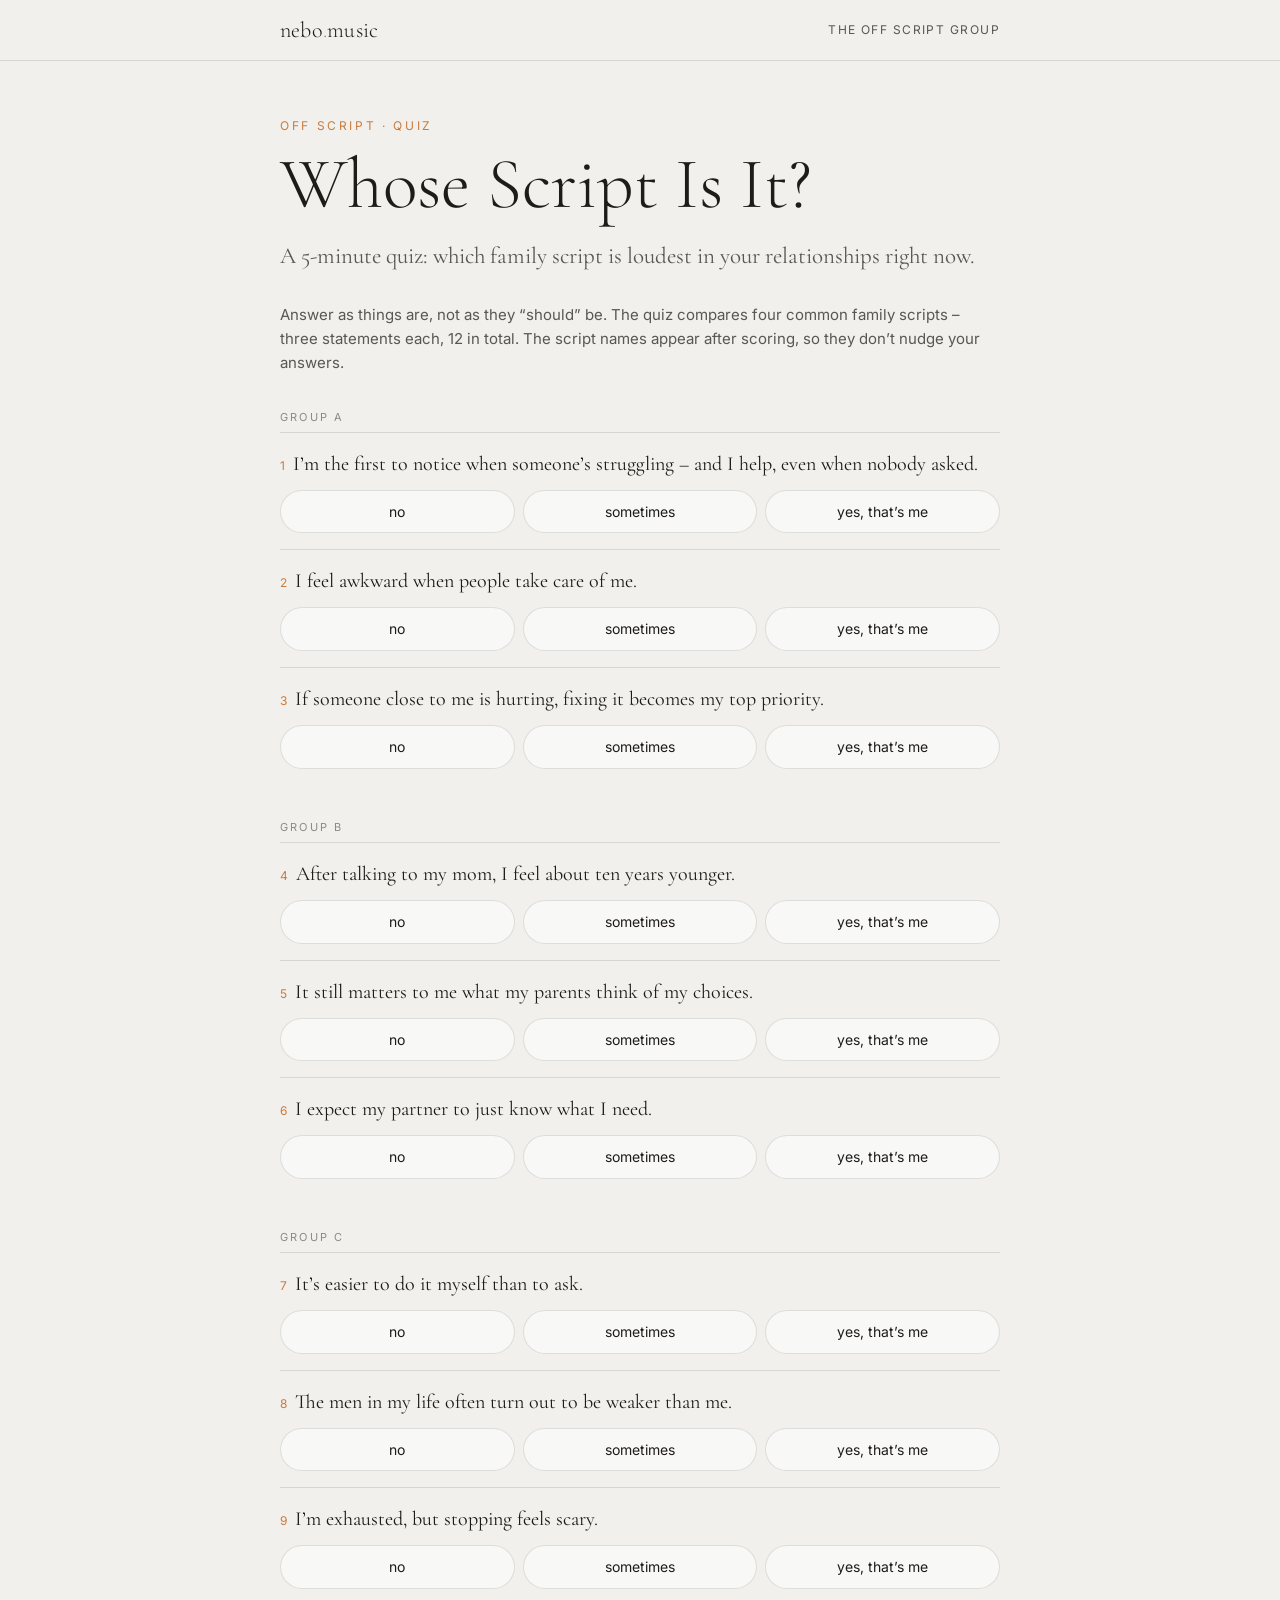
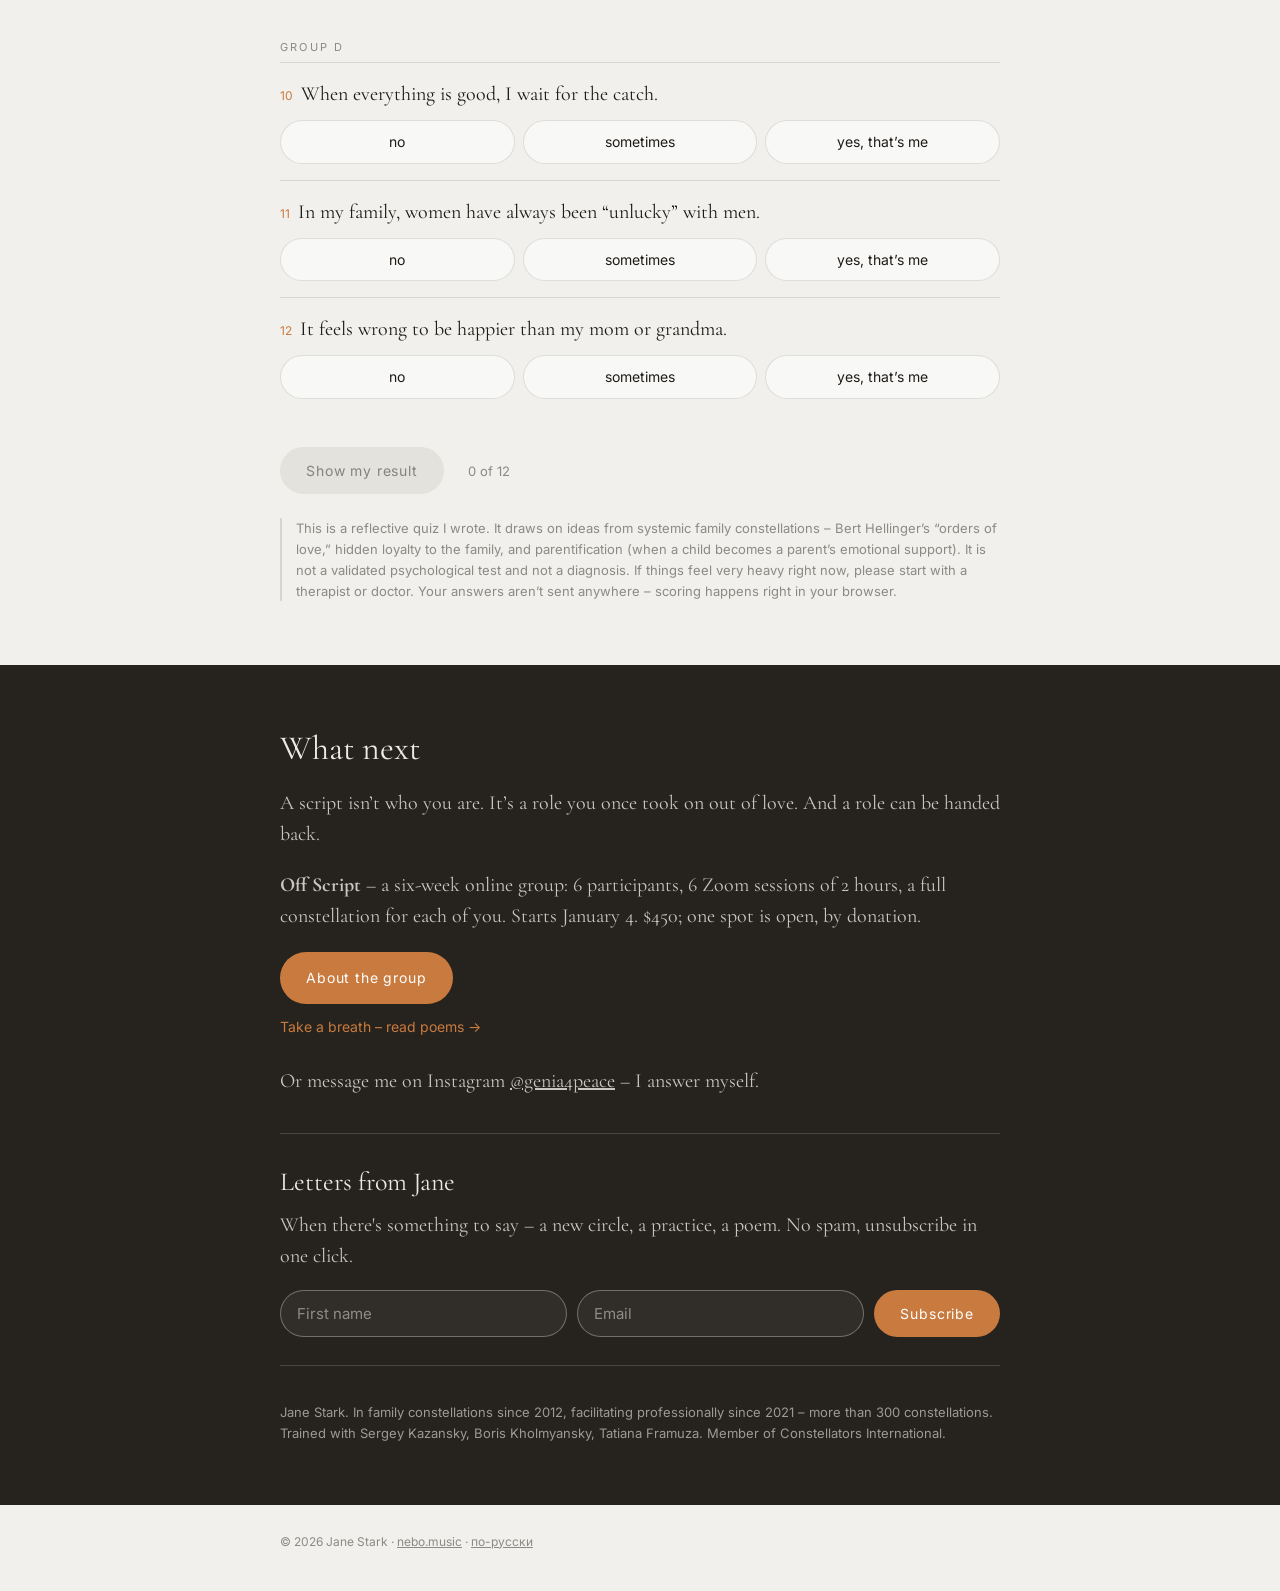
<file: script/index.html>
<!doctype html>
<html lang="en">
<head>
  <meta charset="utf-8">
  <meta name="viewport" content="width=device-width,initial-scale=1">
  <title>Whose Script Is It? – a 5-minute quiz · Jane Stark</title>
  <meta name="description" content="A 5-minute quiz: which of four common family scripts is loudest in your relationships right now. By Jane Stark, family constellations facilitator.">
  <meta name="author" content="Jane Stark">
  <link rel="canonical" href="https://nebo.music/script/">
  <meta property="og:site_name" content="nebo.music">
  <meta property="og:title" content="Whose Script Is It? – a 5-minute quiz">
  <meta property="og:description" content="12 statements, 4 family scripts. Free.">
  <meta property="og:type" content="website">
  <meta property="og:url" content="https://nebo.music/script/">
  <meta property="og:locale" content="en_US">
  <link rel="icon" href="data:image/svg+xml,%3Csvg xmlns='http://www.w3.org/2000/svg' viewBox='0 0 32 32'%3E%3Ccircle cx='16' cy='16' r='6' fill='%23C97B3F'/%3E%3C/svg%3E">
  <link rel="preconnect" href="https://fonts.googleapis.com">
  <link rel="preconnect" href="https://fonts.gstatic.com" crossorigin>
  <link href="https://fonts.googleapis.com/css2?family=Cormorant+Garamond:ital,wght@0,300;0,400;0,500;1,300;1,400&family=Inter:wght@400;500&display=swap" rel="stylesheet">
  <style>
    :root{
      --ink:#1F1C18; --ink-soft:rgba(31,28,24,.72); --ink-faint:rgba(31,28,24,.48);
      --paper:#F1F0EC; --paper-deep:#E3E2DD; --hairline:rgba(31,28,24,.12);
      --ember:#C97B3F; --lotus:#C99A9A; --jungle:#3F4F3D; --midnight:#26221E;
      --serif:'Cormorant Garamond','Cormorant',Georgia,serif;
      --sans:'Inter',-apple-system,BlinkMacSystemFont,system-ui,sans-serif;
    }
    *{box-sizing:border-box}
    html{-webkit-text-size-adjust:100%}
    body{margin:0;background:var(--paper);color:var(--ink);font-family:var(--serif);font-size:20px;line-height:1.55}
    a{color:inherit}
    .wrap{max-width:760px;margin:0 auto;padding:0 20px}
    header.top{border-bottom:1px solid var(--hairline)}
    header.top .wrap{display:flex;justify-content:space-between;align-items:center;height:60px}
    .brand{font-family:var(--serif);font-weight:300;font-size:22px;text-decoration:none;letter-spacing:.01em}
    .brand span{color:var(--ember)}
    .back{font-family:var(--sans);font-size:12px;letter-spacing:.12em;text-transform:uppercase;text-decoration:none;color:var(--ink-soft)}
    .eyebrow{font-family:var(--sans);font-size:12px;letter-spacing:.22em;text-transform:uppercase;color:var(--ember);margin:56px 0 12px}
    h1{font-weight:300;font-size:clamp(44px,9vw,72px);line-height:1.02;margin:0 0 18px}
    h2{font-weight:400;font-size:34px;line-height:1.15;margin:56px 0 14px}
    h3{font-weight:500;font-size:26px;margin:0 0 8px}
    .lead{font-size:23px;color:var(--ink-soft);margin:0 0 28px}
    .note{font-family:var(--sans);font-size:13px;line-height:1.6;color:var(--ink-faint);border-left:2px solid var(--hairline);padding-left:14px;margin:24px 0}
    .how{font-family:var(--sans);font-size:15px;line-height:1.6;color:var(--ink-soft)}
    .group{margin-top:34px}
    .glabel{font-family:var(--sans);font-size:11px;letter-spacing:.2em;text-transform:uppercase;color:var(--ink-faint);margin-bottom:6px}
    .q{padding:16px 0;border-top:1px solid var(--hairline)}
    .q p{margin:0 0 10px}
    .q .n{font-family:var(--sans);font-size:12px;color:var(--ember);margin-right:8px}
    .opts{display:flex;gap:8px;flex-wrap:wrap}
    .opts label{flex:1 1 0;min-width:90px;cursor:pointer}
    .opts input{position:absolute;opacity:0;pointer-events:none}
    .opts span{display:block;text-align:center;font-family:var(--sans);font-size:14px;padding:10px 6px;border:1px solid var(--hairline);border-radius:999px;background:#fff8;transition:.15s}
    .opts input:checked + span{background:var(--ink);color:var(--paper);border-color:var(--ink)}
    .opts input:focus-visible + span{outline:2px solid var(--ember);outline-offset:2px}
    .btn{display:inline-block;font-family:var(--sans);font-size:14px;letter-spacing:.06em;padding:15px 26px;border-radius:999px;border:0;background:var(--ember);color:#fff;text-decoration:none;cursor:pointer}
    .btn[disabled]{background:var(--paper-deep);color:var(--ink-faint);cursor:default}
    .btn.ghost{background:transparent;color:var(--ink);border:1px solid var(--ink)}
    .progress{font-family:var(--sans);font-size:13px;color:var(--ink-faint);margin-left:14px}
    .actions{margin:32px 0 8px;display:flex;align-items:center;flex-wrap:wrap;gap:10px}
    #result{display:none}
    .bars{margin:18px 0 8px}
    .bar{display:grid;grid-template-columns:150px 1fr 70px;gap:12px;align-items:center;margin:10px 0;font-family:var(--sans);font-size:14px}
    .bar .track{height:10px;background:var(--paper-deep);border-radius:6px;overflow:hidden}
    .bar .fill{height:100%;background:var(--ember);border-radius:6px;width:0;transition:width .6s ease}
    .bar .lvl{color:var(--ink-faint);text-align:right}
    .card{background:#fff6;border:1px solid var(--hairline);border-radius:14px;padding:24px 24px 8px;margin:18px 0}
    .card .tag{font-family:var(--sans);font-size:11px;letter-spacing:.2em;text-transform:uppercase;color:var(--ember)}
    .card h4{font-family:var(--sans);font-size:12px;letter-spacing:.14em;text-transform:uppercase;color:var(--ink-faint);margin:18px 0 4px;font-weight:500}
    .card p{margin:0 0 12px}
    .card.mine{border-color:var(--ember);box-shadow:0 0 0 1px var(--ember) inset}
    .next{--paper:#ECEAE5;background:var(--midnight);color:var(--paper);margin-top:64px;padding:8px 0 48px}
    .next h2{color:var(--paper)}
    .next p{color:rgba(236,234,229,.82)}
    .poems-link{font-family:var(--sans);font-size:14px;margin-top:-8px}
    .poems-link a{color:var(--ember);text-decoration:none;border-bottom:1px solid transparent}
    .poems-link a:hover{border-bottom-color:var(--ember)}
    .next .btn.ghost{color:var(--paper);border-color:var(--paper)}
    .next .bio{font-family:var(--sans);font-size:13px;line-height:1.6;color:rgba(236,234,229,.6);margin-top:36px}
    footer{font-family:var(--sans);font-size:12px;color:var(--ink-faint);padding:28px 0 40px}
    @media (max-width:520px){
      body{font-size:19px}
      .bar{grid-template-columns:110px 1fr 56px;font-size:13px}
      .opts label{min-width:0}
    }
    .subscribe{margin:36px 0;padding:28px 0;border-top:1px solid rgba(236,234,229,.18);border-bottom:1px solid rgba(236,234,229,.18)}
    .subscribe h3{font-weight:400;font-size:26px;margin:0 0 8px;color:var(--paper)}
    .subscribe p{margin:0 0 18px}
    .subscribe form{display:flex;flex-wrap:wrap;gap:10px;margin:0}
    .subscribe input{flex:1 1 180px;min-width:0;font-family:var(--sans);font-size:15px;padding:13px 16px;border-radius:999px;border:1px solid rgba(236,234,229,.35);background:rgba(236,234,229,.06);color:var(--paper)}
    .subscribe input::placeholder{color:rgba(236,234,229,.5)}
    .subscribe input:focus{outline:none;border-color:var(--ember)}
    .subscribe .btn{flex:0 0 auto}
    @media (max-width:520px){.subscribe input,.subscribe .btn{flex:1 1 100%;text-align:center}}
  </style>
</head>
<body>
  <header class="top"><div class="wrap">
    <a class="brand" href="/">nebo<span>.</span>music</a>
    <a class="back" href="/off-script/">The Off Script group</a>
  </div></header>

  <main class="wrap">
    <div class="eyebrow">Off Script · quiz</div>
    <h1>Whose Script Is It?</h1>
    <p class="lead">A 5-minute quiz: which family script is loudest in your relationships right now.</p>

    <div class="how">
      <p>Answer as things are, not as they “should” be. The quiz compares four common family scripts – three statements each, 12 in total. The script names appear after scoring, so they don’t nudge your answers.</p>
    </div>

    <form id="test" novalidate>
      <div id="questions"></div>
      <div class="actions">
        <button type="submit" class="btn" id="go" disabled>Show my result</button>
        <span class="progress" id="prog">0 of 12</span>
      </div>
    </form>

    <p class="note">This is a reflective quiz I wrote. It draws on ideas from systemic family constellations – Bert Hellinger’s “orders of love,” hidden loyalty to the family, and parentification (when a child becomes a parent’s emotional support). It is not a validated psychological test and not a diagnosis. If things feel very heavy right now, please start with a therapist or doctor. Your answers aren’t sent anywhere – scoring happens right in your browser.</p>

    <section id="result" aria-live="polite">
      <h2>Your result</h2>
      <div class="bars" id="bars"></div>
      <p class="how">0–2 – quiet, barely affects you. 3–4 – noticeable: takes the wheel in some situations. 5–6 – loud: you’ll probably recognize yourself.</p>
      <p class="how" id="tie" hidden>Two scripts scored the same – that’s common. Scripts intertwine: “I’ll do it myself” often lives right next to “The Rescuer.”</p>
      <p class="how">Below are all four scripts, your loudest first. Read yours, then the others – people often recognize themselves in the neighbors too.</p>
      <div id="cards"></div>
      <div class="actions">
        <button type="button" class="btn ghost" id="again">Take it again</button>
      </div>
    </section>
  </main>

  <section class="next">
    <div class="wrap">
      <h2>What next</h2>
      <p>A script isn’t who you are. It’s a role you once took on out of love. And a role can be handed back.</p>
      <p><strong>Off Script</strong> – a six-week online group: 6 participants, 6 Zoom sessions of 2 hours, a full constellation for each of you. Starts January 4. $450; one spot is open, by donation.</p>
      <p><a class="btn" href="/off-script/">About the group</a></p>
      <p class="poems-link"><a href="/poems/">Take a breath – read poems →</a></p>
      <p style="margin-top:28px">Or message me on Instagram <a href="https://ig.me/m/genia4peace" target="_blank" rel="noopener">@genia4peace</a> – I answer myself.</p>
      <div class="subscribe">
        <h3>Letters from Jane</h3>
        <p>When there's something to say – a new circle, a practice, a poem. No spam, unsubscribe in one click.</p>
        <form action="https://gmail.us21.list-manage.com/subscribe/post?u=977d0bdd549d262e77a53664d&amp;id=8cb695fdd6&amp;f_id=00538de1f0" method="post" target="_blank">
          <input type="text" name="FNAME" placeholder="First name" aria-label="First name" autocomplete="given-name">
          <input type="email" name="EMAIL" placeholder="Email" aria-label="Email address" autocomplete="email" required>
          <div aria-hidden="true" style="position:absolute;left:-5000px"><input type="text" name="b_977d0bdd549d262e77a53664d_8cb695fdd6" tabindex="-1" value=""></div>
          <button class="btn" type="submit">Subscribe</button>
        </form>
      </div>
      <p class="bio">Jane Stark. In family constellations since 2012, facilitating professionally since 2021 – more than 300 constellations. Trained with Sergey Kazansky, Boris Kholmyansky, Tatiana Framuza. Member of Constellators International.</p>
    </div>
  </section>

  <footer><div class="wrap">© 2026 Jane Stark · <a href="/">nebo.music</a> · <a href="/scenariy/">по-русски</a></div></footer>

  <script>
  (function(){
    var G = {
      A:{name:'The Rescuer', q:[
        'I\u2019m the first to notice when someone\u2019s struggling \u2013 and I help, even when nobody asked.',
        'I feel awkward when people take care of me.',
        'If someone close to me is hurting, fixing it becomes my top priority.'],
        text:'You take on other people\u2019s feelings and problems. Somehow you\u2019re always surrounded by people who need saving. Then come the exhaustion and the resentment: \u201cand who takes care of me?\u201d This is the Drama Triangle (Karpman): from Rescuer it\u2019s easy to slide into Victim (\u201cI do everything for everyone and nobody does anything for me\u201d), and from there into Persecutor (\u201cyou owe me\u201d). And round again.',
        from:'Someone in the family was weak, ill or unhappy, and the child became their support too early. Nobody\u2019s fault \u2013 that\u2019s how the family coped.',
        ask:'Who did I start rescuing first \u2013 and who was taking care of me at the time?',
        show:'Your place \u2013 as a daughter, not as your mother\u2019s mother. And that someone else\u2019s burden can be handed back \u2013 with respect, without guilt.'},
      B:{name:'The Forever Daughter', q:[
        'After talking to my mom, I feel about ten years younger.',
        'It still matters to me what my parents think of my choices.',
        'I expect my partner to just know what I need.'],
        text:'Around your parents you shrink back into a little girl: waiting for approval, explaining yourself, getting hurt. And from your partner you expect the care you didn\u2019t get enough of.',
        from:'An unfinished separation \u2013 a parent held on to the child, or the child held on to the parent, because it felt safer.',
        ask:'What am I still waiting to get from my mom \u2013 and what of it can I give myself?',
        show:'Your parents as big, and you as an adult. Sometimes one sentence, said from your own place, is enough.'},
      V:{name:'\u201cI\u2019ll Do It Myself\u201d', q:[
        'It\u2019s easier to do it myself than to ask.',
        'The men in my life often turn out to be weaker than me.',
        'I\u2019m exhausted, but stopping feels scary.'],
        text:'Easier to do than to ask. The men around you are somehow weaker. You\u2019re tired, but stopping is scary \u2013 it feels like everything will fall apart.',
        from:'Women in the family carried everything \u2013 after wars, losses, divorces. Hence the family rule: \u201cdon\u2019t count on men.\u201d',
        ask:'Who else in my family does \u201ceverything herself\u201d \u2013 and what did it cost her?',
        show:'The fates of the men in your family \u2013 and what it\u2019s like to lean on someone without losing yourself.'},
      G:{name:'Loyal to Unhappiness', q:[
        'When everything is good, I wait for the catch.',
        'In my family, women have always been \u201cunlucky\u201d with men.',
        'It feels wrong to be happier than my mom or grandma.'],
        text:'When things are good, you get anxious. Happiness feels almost illegal. You repeat your mother\u2019s or grandmother\u2019s hard story \u2013 in love, money, energy.',
        from:'Unconscious loyalty: \u201cif I\u2019m happy, I\u2019m betraying them.\u201d Bert Hellinger called this blind love.',
        ask:'Whose fate feels like the \u201cright\u201d one for a woman in our family?',
        show:'That you can love your people \u2013 and still live your own, lighter life. That\u2019s not betrayal.'}
    };
    var letters = {A:'A',B:'B',V:'C',G:'D'}, order=['A','B','V','G'];
    var box=document.getElementById('questions'), n=0, html='';
    order.forEach(function(k){
      html+='<div class="group"><div class="glabel">Group '+letters[k]+'</div>';
      G[k].q.forEach(function(t){
        n++; var id='q'+n;
        html+='<div class="q"><p><span class="n">'+n+'</span>'+t+'</p><div class="opts" role="radiogroup" aria-label="Statement '+n+'">'+
          '<label><input type="radio" name="'+id+'" value="0" data-g="'+k+'"><span>no</span></label>'+
          '<label><input type="radio" name="'+id+'" value="1" data-g="'+k+'"><span>sometimes</span></label>'+
          '<label><input type="radio" name="'+id+'" value="2" data-g="'+k+'"><span>yes, that’s me</span></label>'+
          '</div></div>';
      });
      html+='</div>';
    });
    box.innerHTML=html;
    var form=document.getElementById('test'), go=document.getElementById('go'), prog=document.getElementById('prog');
    function answered(){return form.querySelectorAll('input:checked').length}
    form.addEventListener('change',function(){var a=answered();prog.textContent=a+' of 12';go.disabled=a<12;});
    function level(s){return s<=2?'quiet':(s<=4?'noticeable':'loud')}
    form.addEventListener('submit',function(e){
      e.preventDefault(); if(answered()<12) return;
      var sc={A:0,B:0,V:0,G:0};
      form.querySelectorAll('input:checked').forEach(function(i){sc[i.dataset.g]+=+i.value;});
      var sorted=order.slice().sort(function(a,b){return sc[b]-sc[a]});
      var top=sc[sorted[0]];
      document.getElementById('tie').hidden = !(top>0 && sc[sorted[1]]===top);
      document.getElementById('bars').innerHTML=order.map(function(k){
        return '<div class="bar"><div>'+letters[k]+' · '+G[k].name+'</div><div class="track"><div class="fill" data-w="'+(sc[k]/6*100)+'"></div></div><div class="lvl">'+sc[k]+' · '+level(sc[k])+'</div></div>';
      }).join('');
      document.getElementById('cards').innerHTML=sorted.map(function(k){
        var g=G[k];
        return '<article class="card'+(sc[k]===top&&top>0?' mine':'')+'"><div class="tag">Script '+letters[k]+' · '+sc[k]+' of 6</div><h3>'+g.name+'</h3><p>'+g.text+'</p>'+
          '<h4>Where it often comes from</h4><p>'+g.from+'</p><h4>A question for you</h4><p><em>'+g.ask+'</em></p><h4>What a constellation can show</h4><p>'+g.show+'</p></article>';
      }).join('');
      var r=document.getElementById('result'); r.style.display='block';
      requestAnimationFrame(function(){document.querySelectorAll('.fill').forEach(function(f){f.style.width=f.dataset.w+'%'});});
      r.scrollIntoView({behavior:'smooth'});
    });
    document.getElementById('again').addEventListener('click',function(){
      form.reset(); prog.textContent='0 of 12'; go.disabled=true;
      document.getElementById('result').style.display='none';
      window.scrollTo({top:0,behavior:'smooth'});
    });
  })();
  </script>
</body>
</html>
</file>
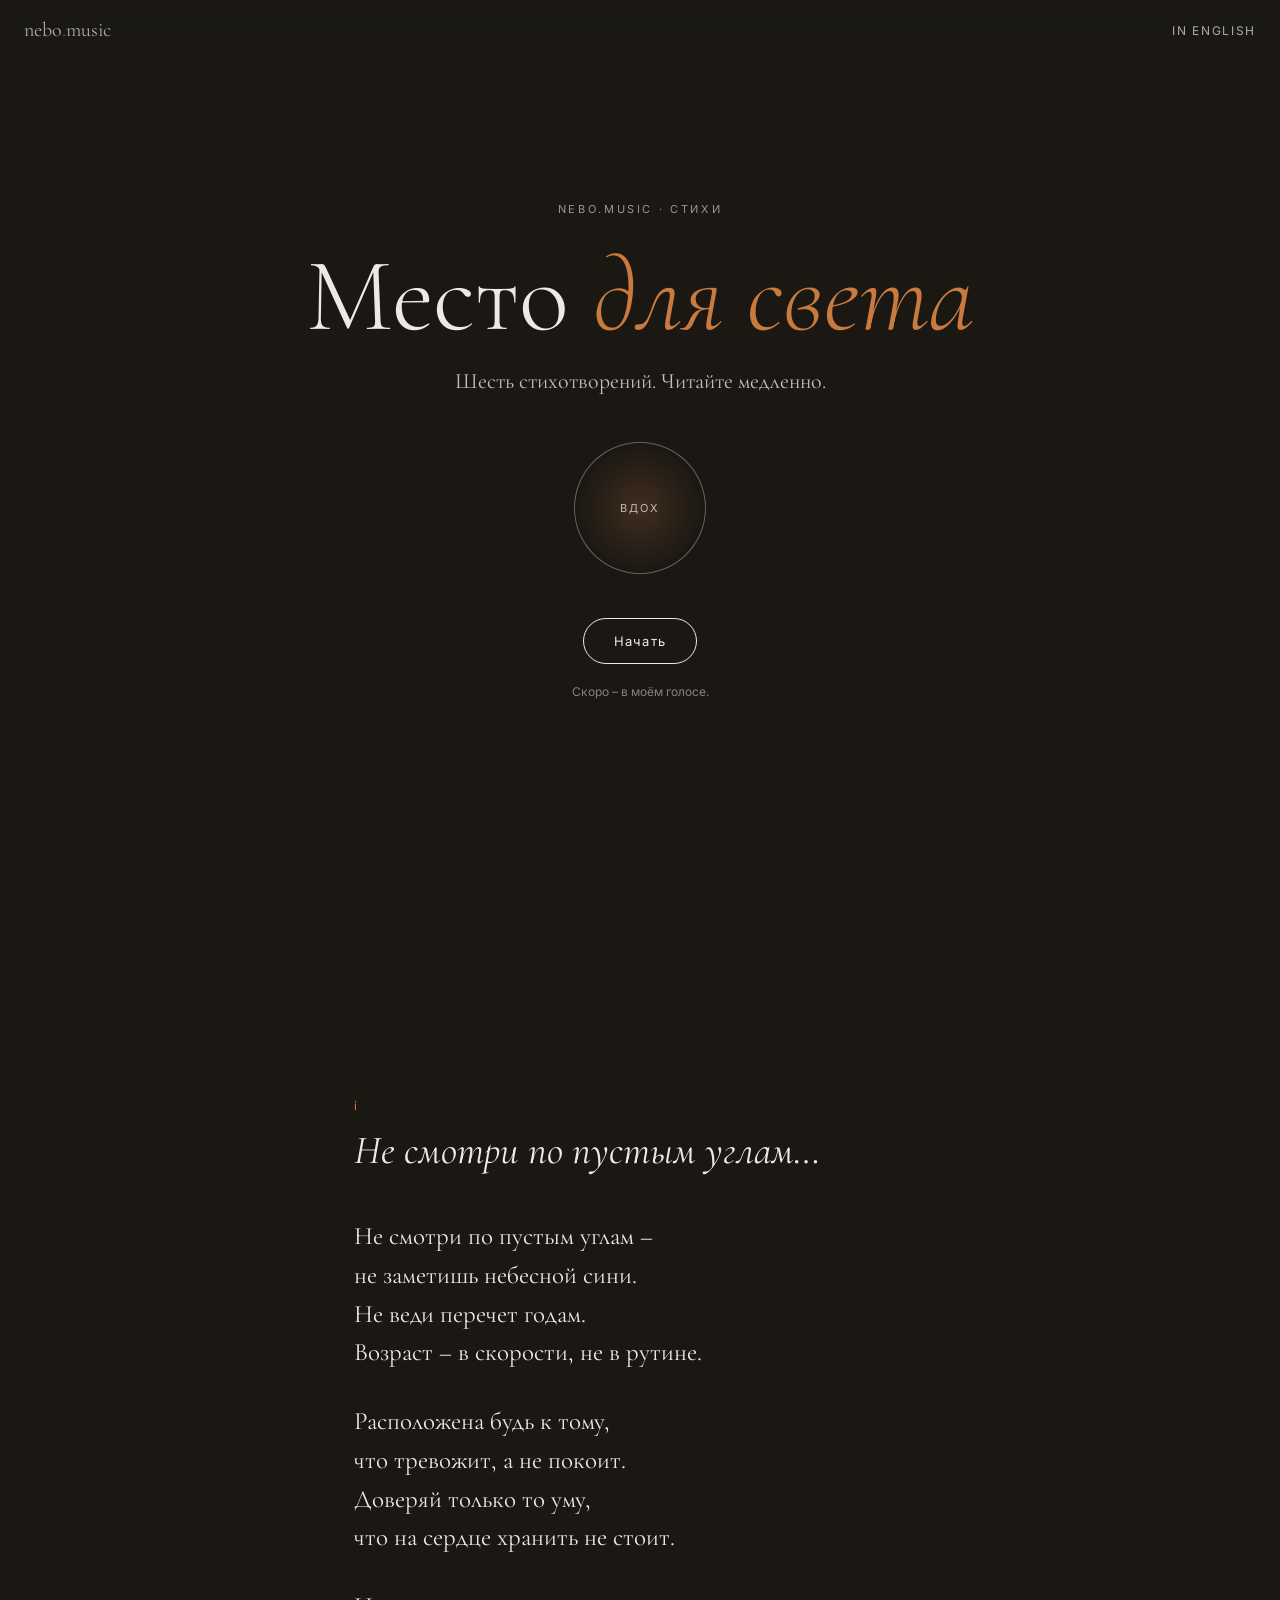
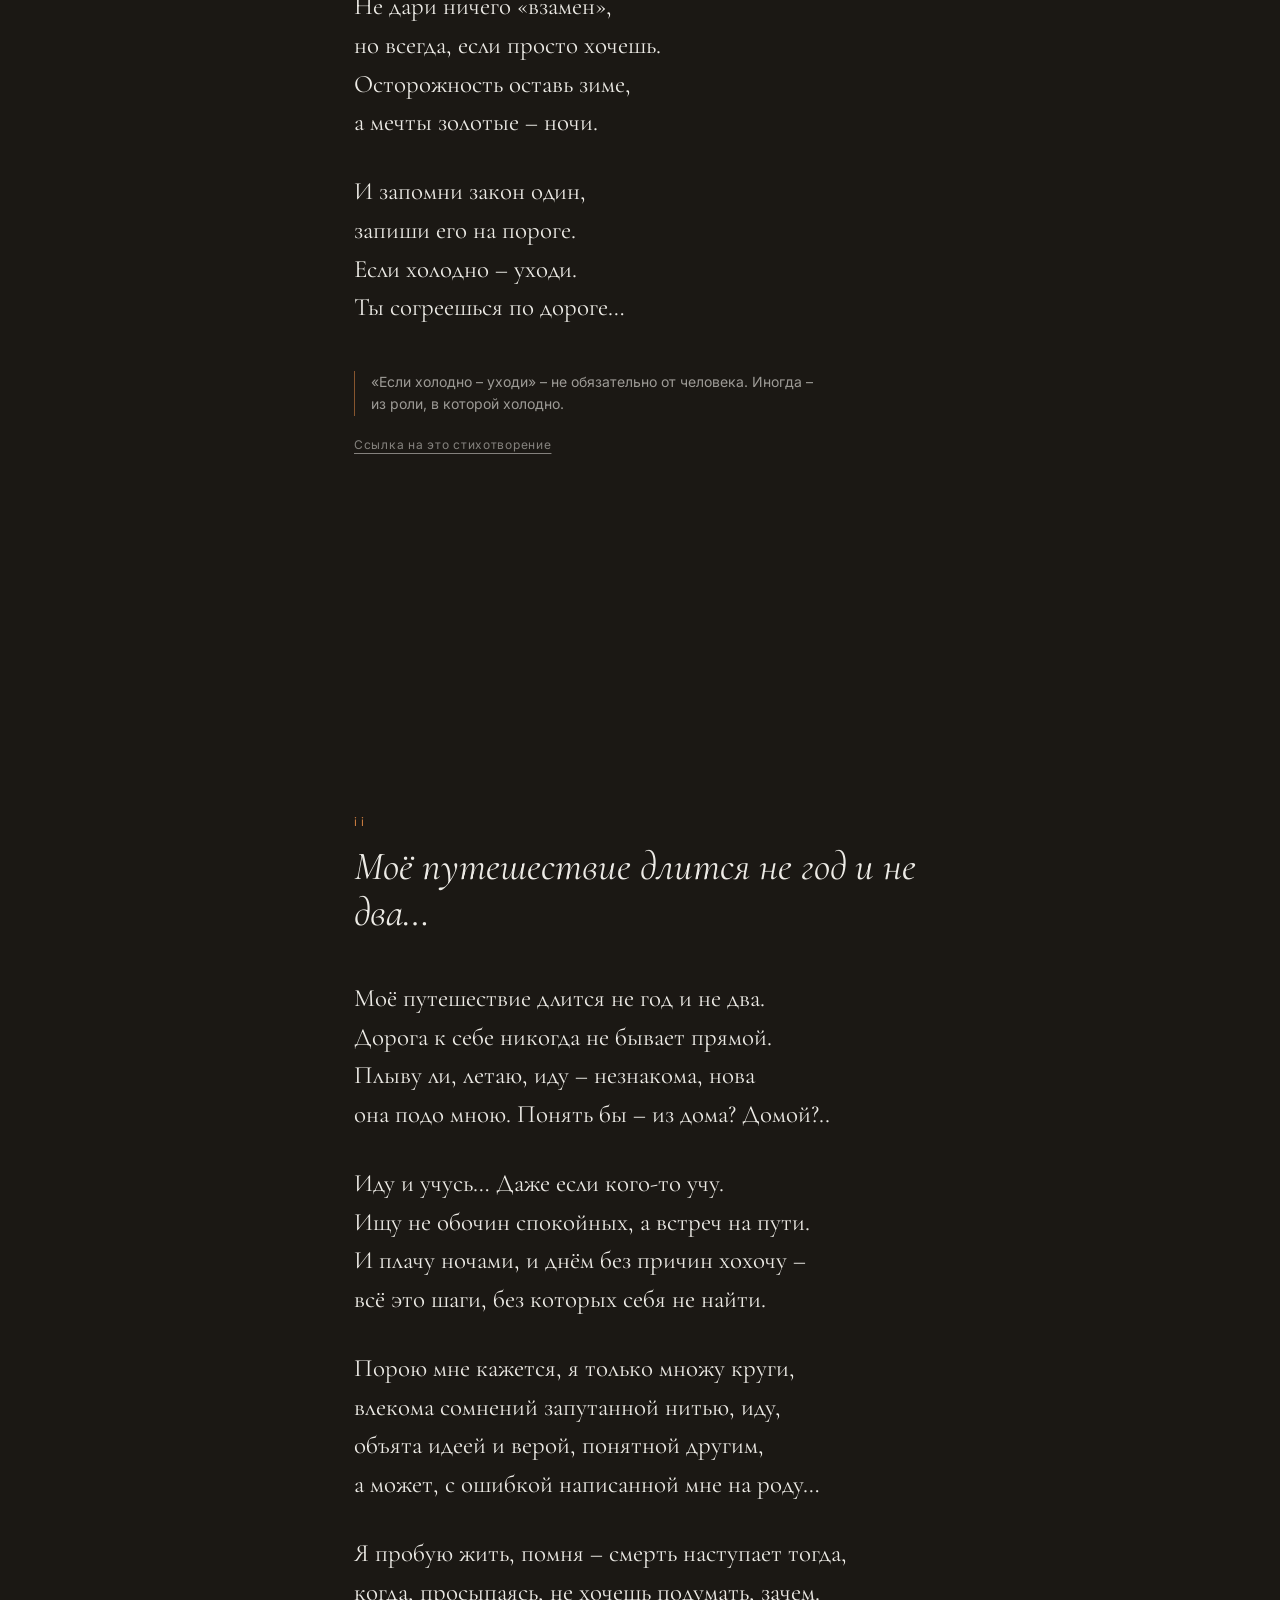
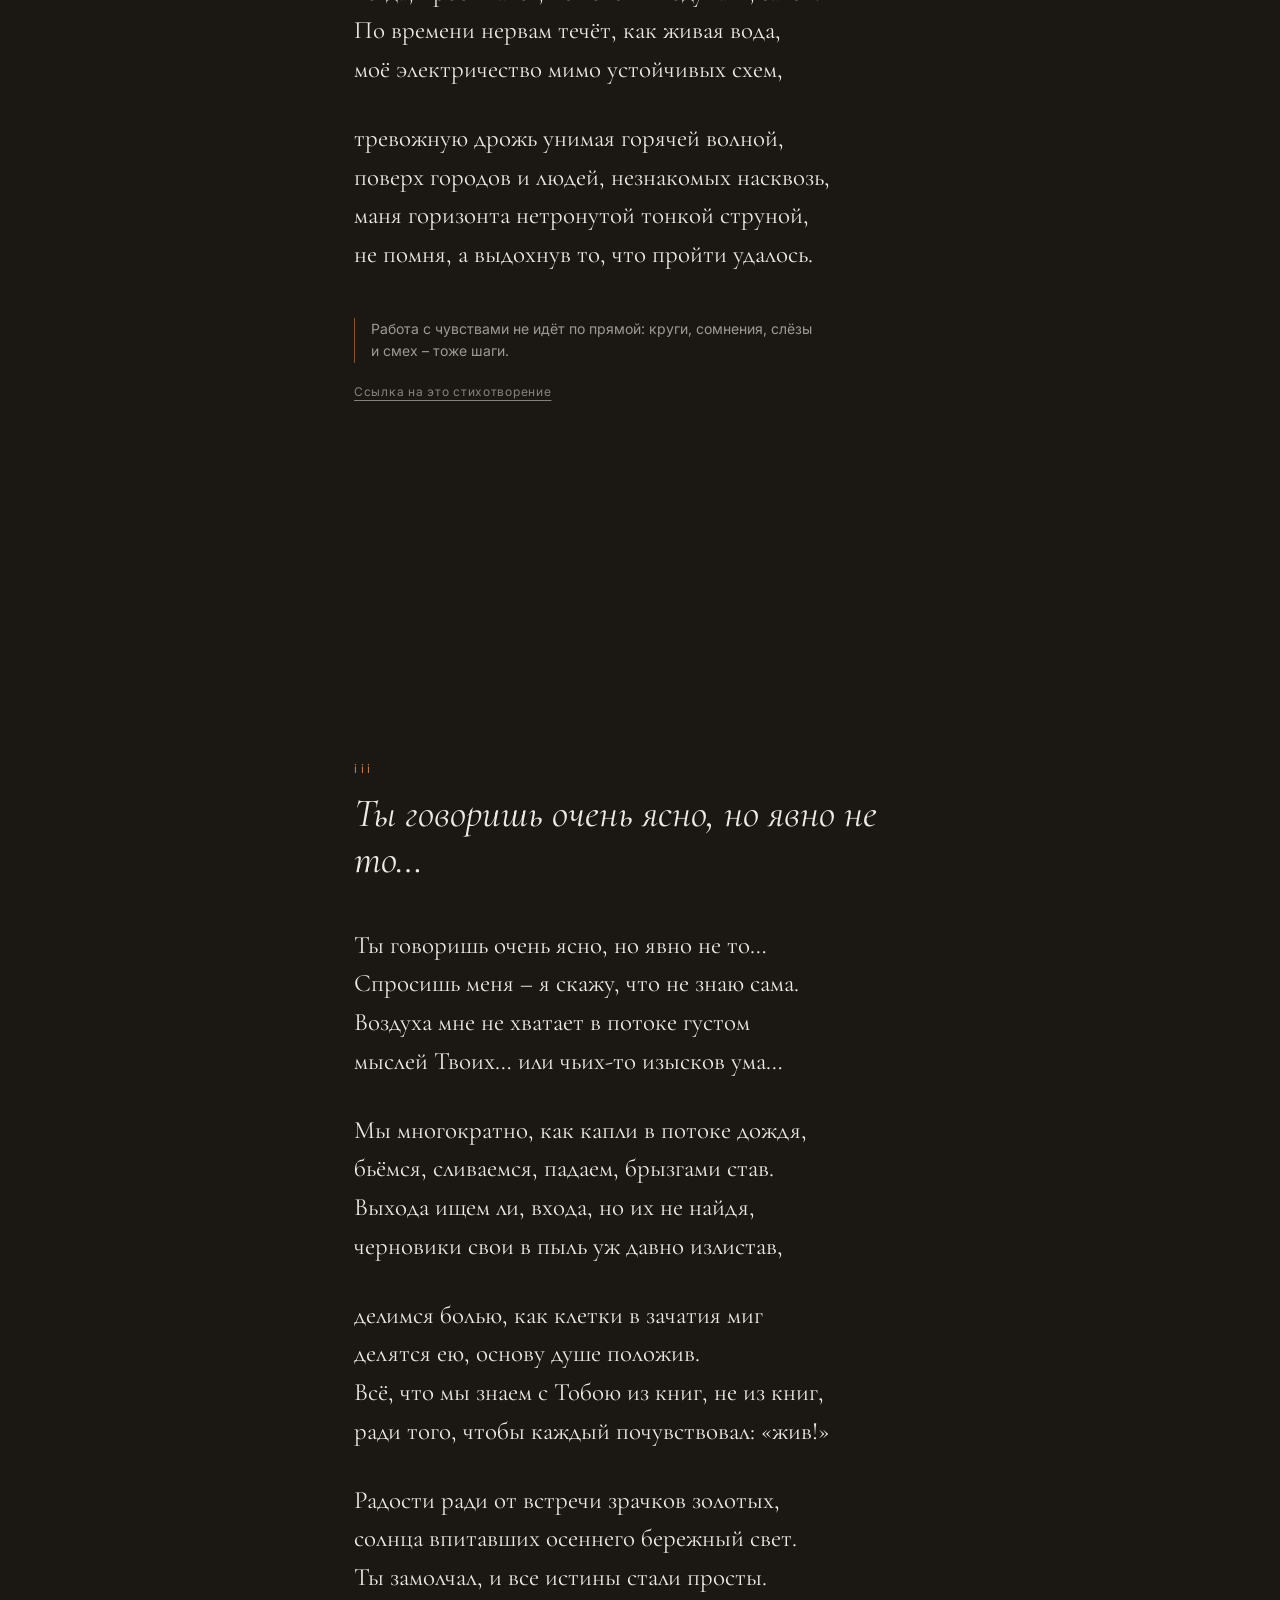
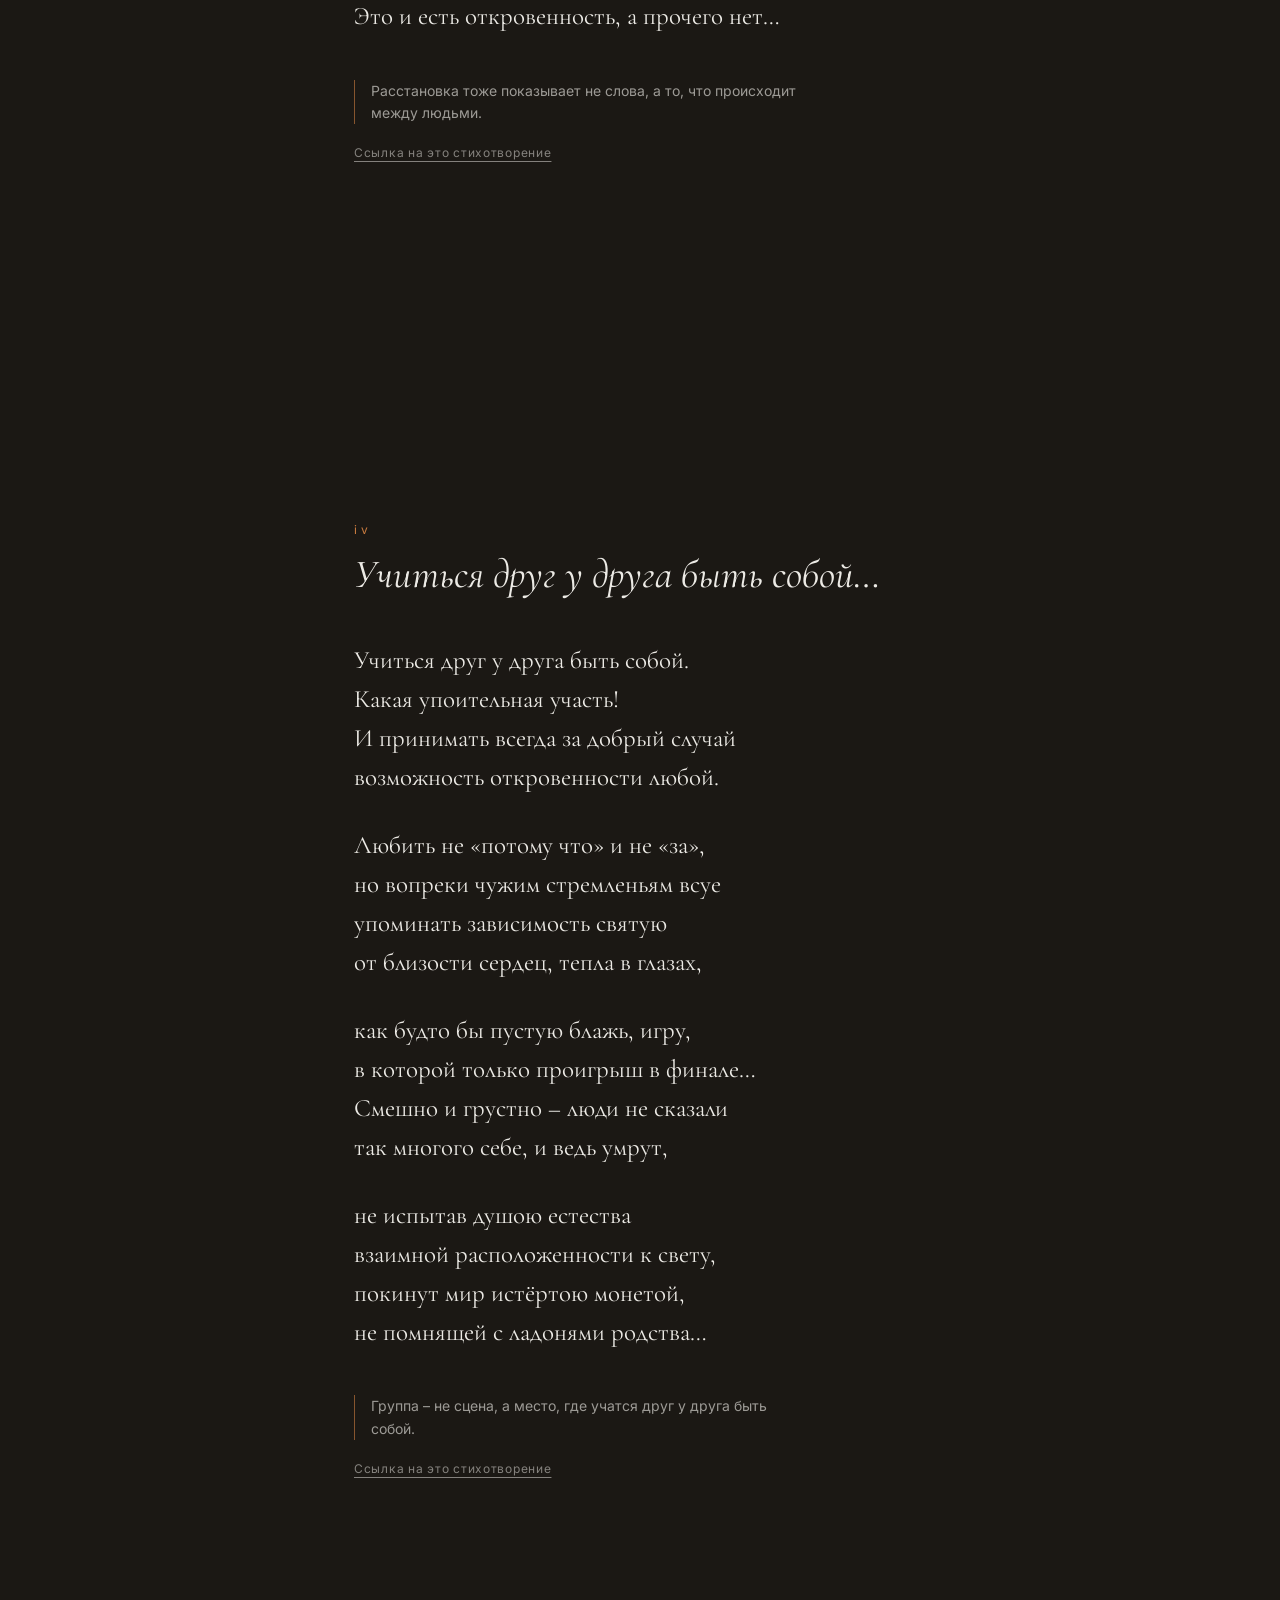
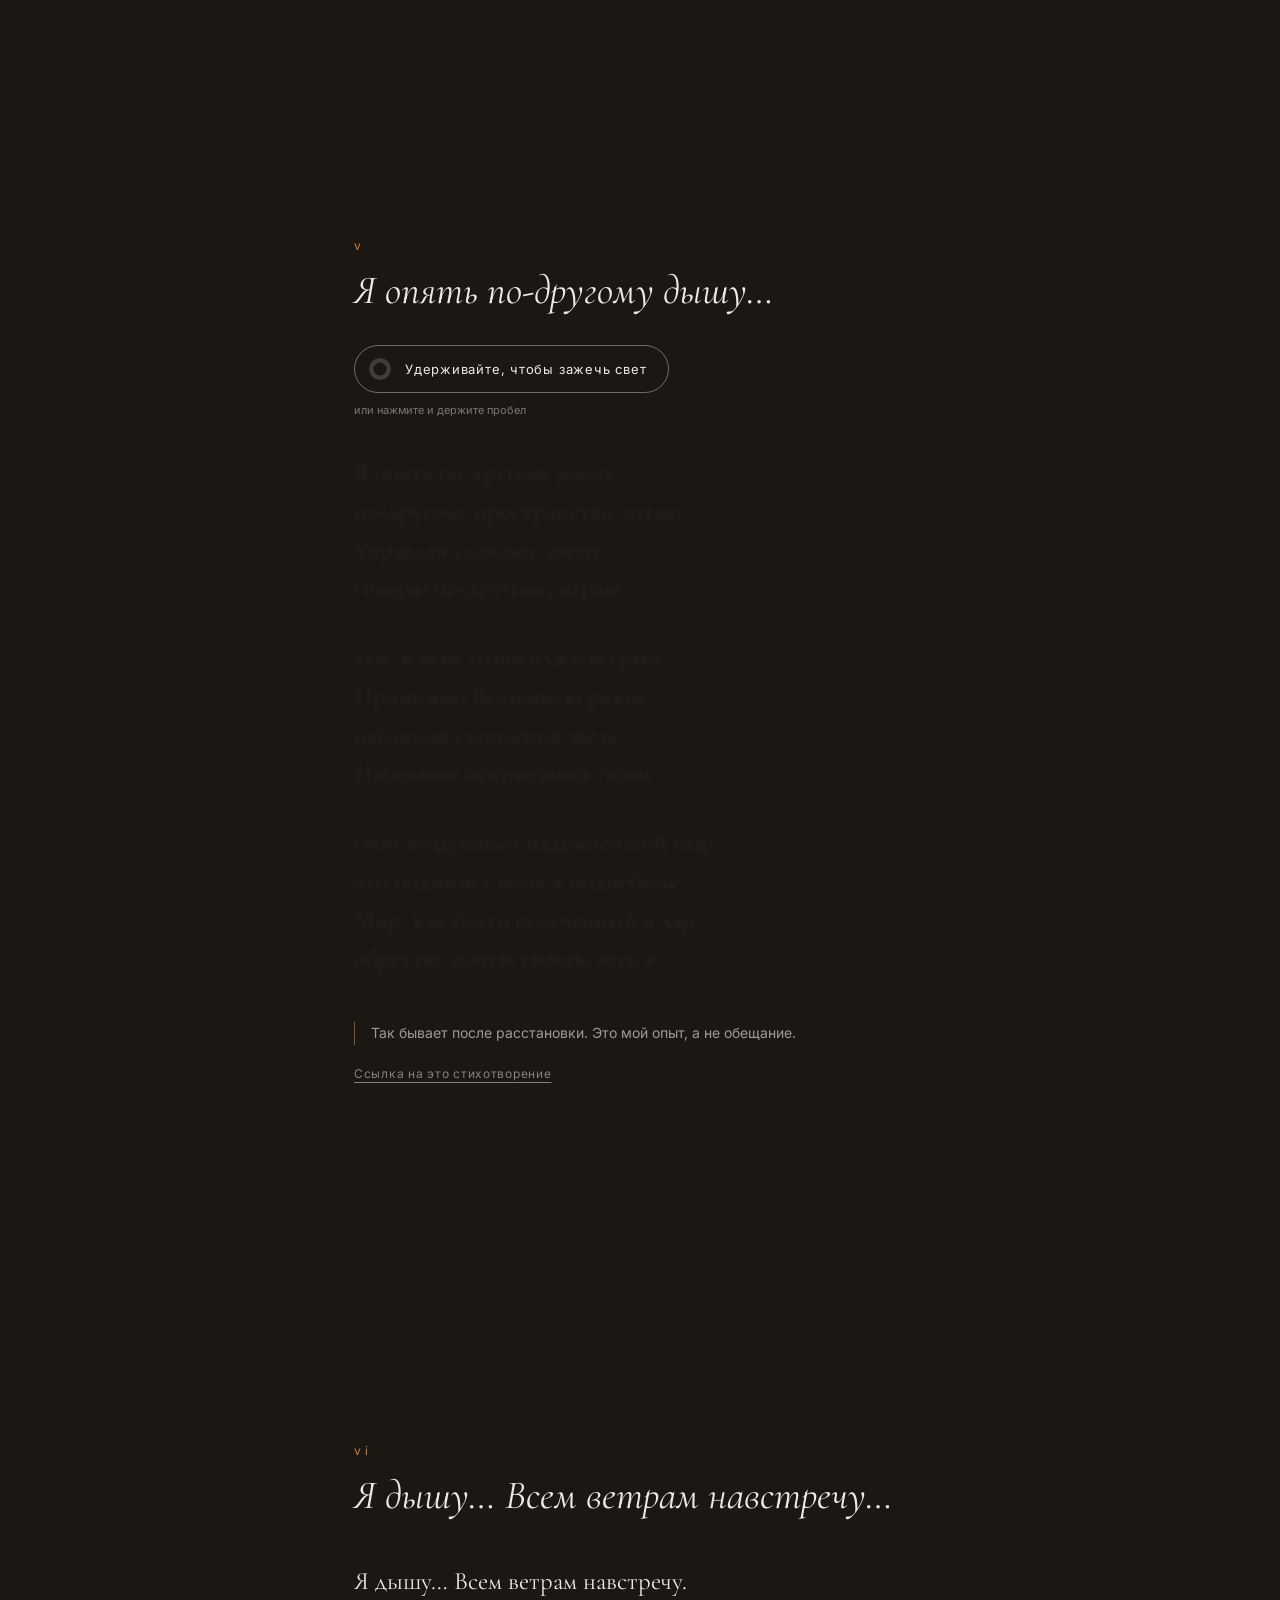
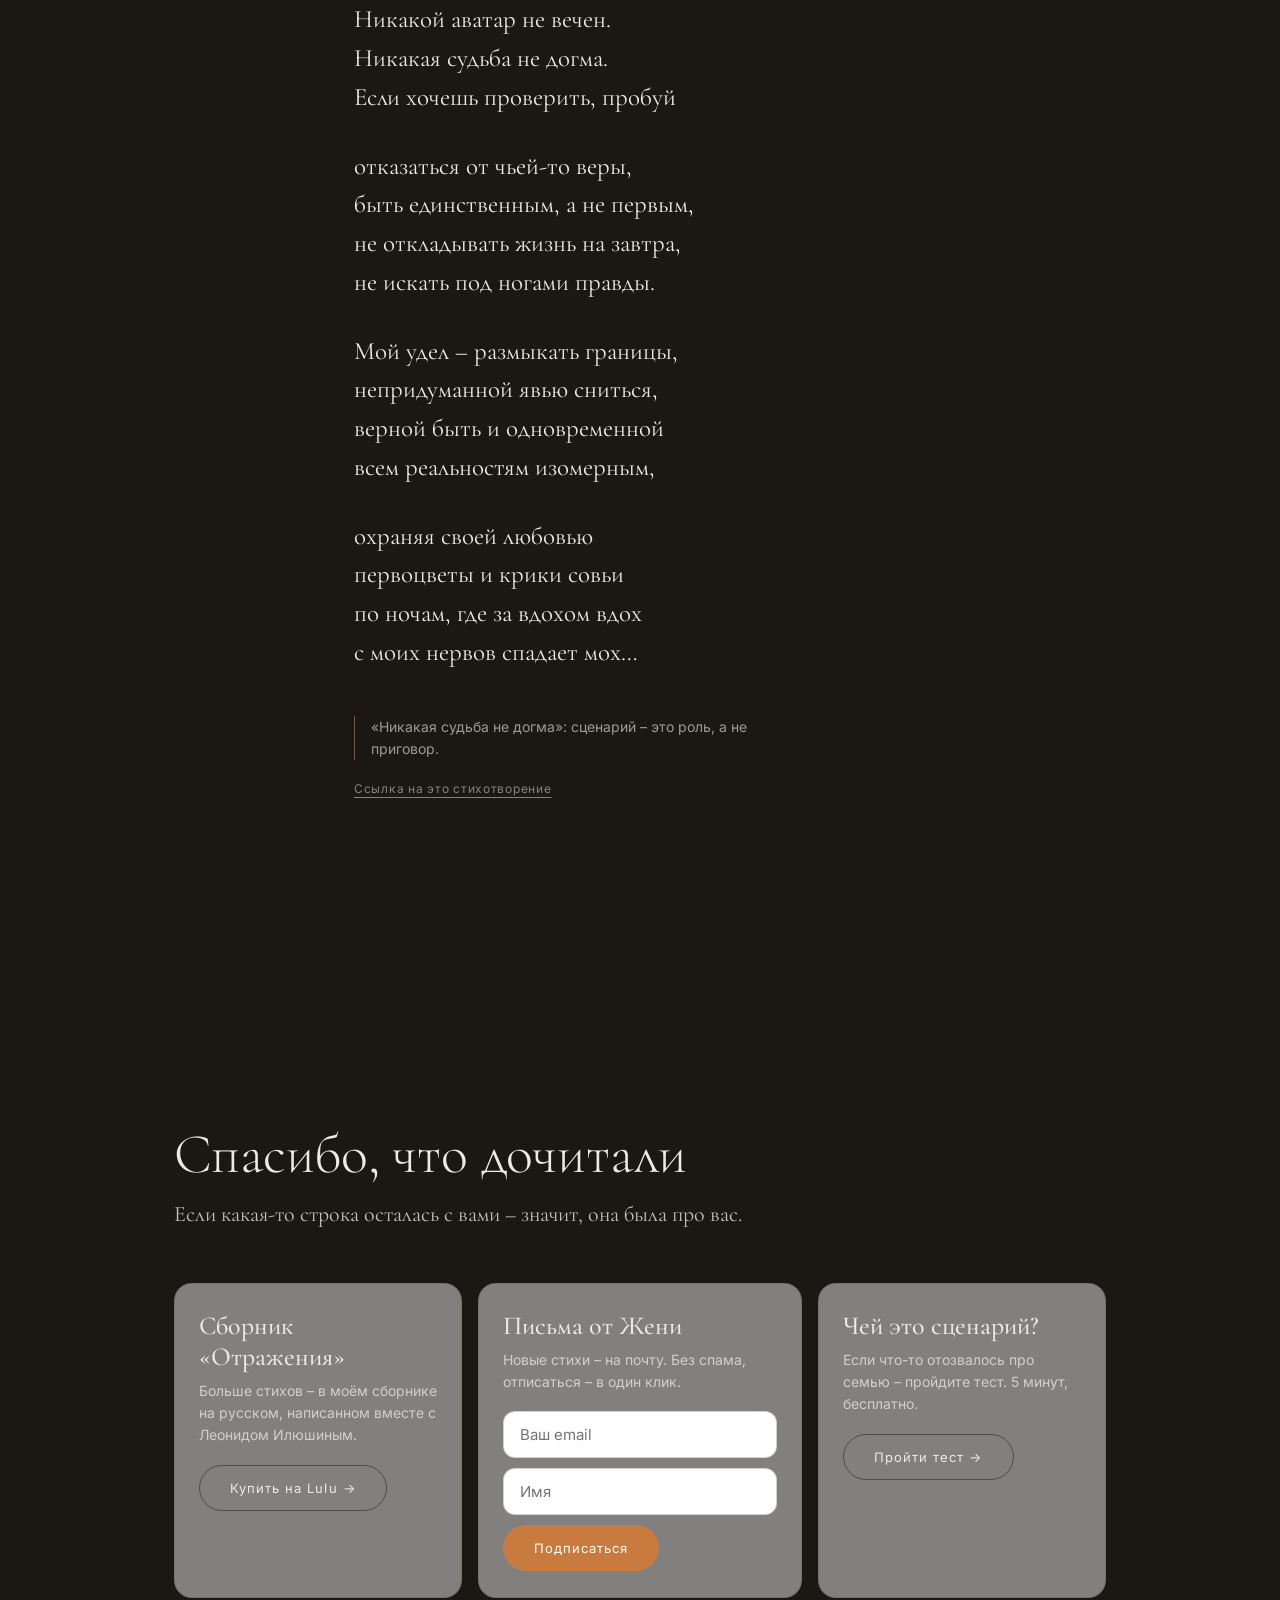
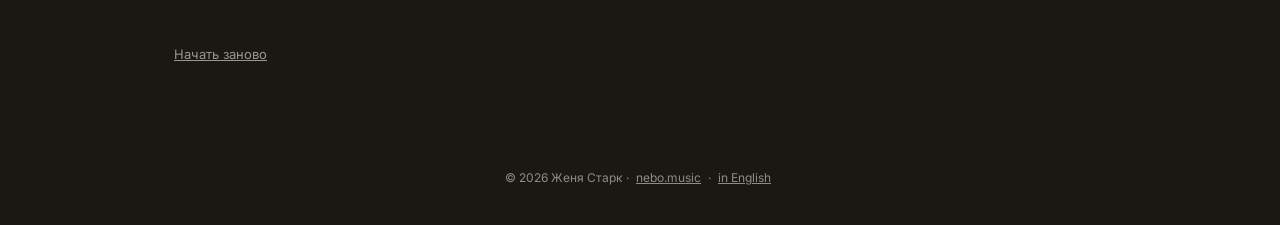
<file: stihi/index.html>
<!doctype html>
<html lang="ru">
<head>
  <meta charset="utf-8">
  <meta name="viewport" content="width=device-width, initial-scale=1">
  <title>Место для света – шесть стихотворений · Женя Старк</title>
  <meta name="description" content="Шесть стихотворений Жени Старк о том, как выйти из чужого сценария и найти своё место. Читайте медленно.">
  <link rel="canonical" href="https://nebo.music/stihi/">
  <meta property="og:title" content="Место для света – шесть стихотворений · Женя Старк">
  <meta property="og:description" content="Шесть стихотворений Жени Старк о том, как выйти из чужого сценария и найти своё место. Читайте медленно.">
  <meta property="og:url" content="https://nebo.music/stihi/">
  <meta property="og:type" content="website">
  <link rel="alternate" hreflang="en" href="https://nebo.music/poems/">
  <link rel="preconnect" href="https://fonts.googleapis.com">
  <link rel="preconnect" href="https://fonts.gstatic.com" crossorigin>
  <link href="https://fonts.googleapis.com/css2?family=Cormorant+Garamond:ital,wght@0,300;0,400;0,500;1,300;1,400&family=Inter:wght@400;500&display=swap" rel="stylesheet">
  <style>
    :root{--dark:#1B1814;--dark2:#24201C;--light:#F1F0EC;--ink:#1F1C18;--paper:#ECEAE5;--ember:#C97B3F;
      --serif:'Cormorant Garamond',Cormorant,Georgia,serif;--sans:Inter,-apple-system,system-ui,sans-serif}
    *{box-sizing:border-box}
    html{scroll-behavior:smooth}
    body{margin:0;font-family:var(--serif);background:var(--dark);color:var(--paper);transition:background-color 1.4s ease,color 1.4s ease;-webkit-font-smoothing:antialiased}
    body.is-light{background:var(--light);color:var(--ink)}
    body.is-light header.top{background:rgba(241,240,236,.88)}
    a{color:inherit}
    .wrap{max-width:620px;margin:0 auto;padding:0 24px}
    header.top{position:fixed;top:0;left:0;right:0;z-index:5;background:rgba(27,24,20,.88);-webkit-backdrop-filter:blur(8px);backdrop-filter:blur(8px);transition:background-color 1.4s ease;display:flex;justify-content:space-between;align-items:center;padding:18px 24px;font-family:var(--sans);font-size:12px;letter-spacing:.14em;text-transform:uppercase}
    header.top a{text-decoration:none;opacity:.7} header.top a:hover{opacity:1}
    .brand{font-family:var(--serif);font-size:20px;letter-spacing:0;text-transform:none}
    .brand span{color:var(--ember)}
    /* intro */
    .intro{min-height:100vh;min-height:100svh;display:flex;flex-direction:column;justify-content:center;align-items:center;text-align:center;padding:96px 24px}
    .label{font-family:var(--sans);font-size:11px;letter-spacing:.24em;text-transform:uppercase;opacity:.6;margin-bottom:28px}
    h1{font-weight:300;font-size:clamp(52px,10vw,104px);line-height:1;margin:0 0 20px}
    h1 em,h2 em{color:var(--ember)}
    .lead{font-size:22px;opacity:.8;margin:0 0 48px}
    .breath{position:relative;width:132px;height:132px;margin:0 auto 44px;display:grid;place-items:center}
    .breath .orb{position:absolute;inset:0;border-radius:50%;border:1px solid rgba(236,234,229,.35);background:radial-gradient(circle,rgba(201,123,63,.22),rgba(201,123,63,0) 70%);animation:breathe 8s ease-in-out infinite}
    .breath .w{font-family:var(--sans);font-size:11px;letter-spacing:.2em;text-transform:uppercase;opacity:.75}
    @keyframes breathe{0%,100%{transform:scale(.62)}50%{transform:scale(1)}}
    .btn{display:inline-block;font-family:var(--sans);font-size:13px;letter-spacing:.08em;padding:14px 30px;border:1px solid currentColor;border-radius:999px;background:transparent;color:inherit;text-decoration:none;cursor:pointer}
    .btn:hover{background:var(--ember);border-color:var(--ember);color:#fff}
    .soon{font-family:var(--sans);font-size:12px;opacity:.5;margin-top:20px}
    /* poems */
    .poem{min-height:100vh;padding:22vh 0 18vh}
    .num{font-family:var(--sans);font-size:12px;letter-spacing:.3em;color:var(--ember);margin-bottom:14px}
    h2{font-weight:400;font-style:italic;font-size:clamp(28px,4.4vw,40px);line-height:1.15;margin:0 0 44px}
    .stanza{margin:0 0 30px;font-size:clamp(21px,2.6vw,25px);line-height:1.55}
    .ln{display:block;padding-left:1.1em;text-indent:-1.1em;opacity:0;transform:translateY(8px);transition:opacity 1.1s ease,transform 1.1s ease}
    .stanza.in .ln{opacity:1;transform:none}
    .note{font-family:var(--sans);font-size:14px;line-height:1.6;opacity:.62;margin:44px 0 18px;padding-left:16px;border-left:1px solid var(--ember);max-width:460px}
    .share{font-family:var(--sans);font-size:12px;letter-spacing:.06em;background:none;border:0;padding:0;color:inherit;opacity:.5;cursor:pointer;text-decoration:underline;text-underline-offset:4px}
    .share:hover{opacity:.9}
    /* lamp */
    .lamp-ui{margin:-12px 0 36px}
    .lamp{position:relative;display:inline-flex;align-items:center;gap:14px;font-family:var(--sans);font-size:13px;letter-spacing:.06em;color:inherit;background:none;border:1px solid rgba(236,234,229,.4);border-radius:999px;padding:12px 22px 12px 14px;cursor:pointer;user-select:none;-webkit-user-select:none;-webkit-touch-callout:none;touch-action:none}
    .lamp .ring{width:22px;height:22px;border-radius:50%;background:conic-gradient(var(--ember) calc(var(--p,0)*1turn),rgba(236,234,229,.18) 0);-webkit-mask:radial-gradient(circle,transparent 6px,#000 7px);mask:radial-gradient(circle,transparent 6px,#000 7px)}
    .hint{font-family:var(--sans);font-size:11px;opacity:.45;margin-top:10px}
    .veiled .ln{opacity:.06!important;transform:none!important;filter:blur(1.5px);transition:opacity 1.6s ease,filter 1.6s ease}
    .glow{position:fixed;inset:0;pointer-events:none;z-index:1;opacity:0;background:radial-gradient(circle at var(--gx,50%) var(--gy,60%),rgba(201,123,63,.32),rgba(201,123,63,0) 55%);transition:opacity .5s ease}
    body.lit .lamp-ui{display:none}
    @media (hover:none){.hint{display:none}}
    /* end */
    .end{padding:18vh 0 12vh}
    .end h2{font-style:normal;font-weight:300;font-size:clamp(36px,6vw,56px);margin-bottom:14px}
    .end .lead{margin-bottom:56px}
    .cards{display:grid;gap:16px}
    .card{border:1px solid rgba(31,28,24,.14);border-radius:18px;padding:26px 24px;background:rgba(255,255,255,.45)}
    .card h3{font-weight:500;font-size:26px;margin:0 0 8px}
    .card p{font-family:var(--sans);font-size:14px;line-height:1.6;opacity:.75;margin:0 0 18px}
    .btn.ghost{border-color:rgba(31,28,24,.5)}
    .sub{display:grid;gap:10px}
    .sub input{font:15px var(--sans);padding:13px 16px;border-radius:12px;border:1px solid rgba(31,28,24,.2);background:#fff;color:var(--ink)}
    .sub .btn{justify-self:start;background:var(--ember);border-color:var(--ember);color:#fff}
    .again{display:block;margin:48px 0 0;font-family:var(--sans);font-size:13px;opacity:.6}
    footer{font-family:var(--sans);font-size:12px;opacity:.55;padding:0 24px 40px;text-align:center}
    footer a{margin:0 4px}
    .toast{position:fixed;left:50%;bottom:24px;transform:translateX(-50%);font-family:var(--sans);font-size:13px;background:var(--ink);color:var(--paper);padding:10px 18px;border-radius:999px;opacity:0;transition:opacity .3s;z-index:9;pointer-events:none}
    .toast.on{opacity:1}
    @media (min-width:900px){.cards{grid-template-columns:repeat(3,1fr)} .end .wrap{max-width:980px}}
    @media (prefers-reduced-motion:reduce){.ln{opacity:1;transform:none;transition:none} .breath .orb{animation:none} body{transition:none}}
  </style>
</head>
<body>
  <div class="glow" aria-hidden="true"></div>
  <header class="top">
    <a class="brand" href="/">nebo<span>.</span>music</a>
    <a href="/poems/">in English</a>
  </header>

  <section class="intro" id="top">
    <div class="label">nebo.music · стихи</div>
    <h1>Место <em>для света</em></h1>
    <p class="lead">Шесть стихотворений. Читайте медленно.</p>
    <div class="breath" aria-hidden="true"><div class="orb"></div><div class="w" id="bw">вдох</div></div>
    <a class="btn" href="#podoroge">Начать</a>
    <div class="soon">Скоро – в моём голосе.</div>
  </section>

  <section class="poem" id="podoroge" data-tone="dark">
    <div class="wrap">
      <div class="num">i</div>
      <h2>Не смотри по пустым углам…</h2>
      
      <div class="text"><p class="stanza"><span class="ln">Не смотри по пустым углам –</span><span class="ln">не заметишь небесной сини.</span><span class="ln">Не веди перечет годам.</span><span class="ln">Возраст – в скорости, не в рутине.</span></p><p class="stanza"><span class="ln">Расположена будь к тому,</span><span class="ln">что тревожит, а не покоит.</span><span class="ln">Доверяй только то уму,</span><span class="ln">что на сердце хранить не стоит.</span></p><p class="stanza"><span class="ln">Не дари ничего «взамен»,</span><span class="ln">но всегда, если просто хочешь.</span><span class="ln">Осторожность оставь зиме,</span><span class="ln">а мечты золотые – ночи.</span></p><p class="stanza"><span class="ln">И запомни закон один,</span><span class="ln">запиши его на пороге.</span><span class="ln">Если холодно – уходи.</span><span class="ln">Ты согреешься по дороге…</span></p></div>
      <p class="note">«Если холодно – уходи» – не обязательно от человека. Иногда – из роли, в которой холодно.</p>
      <button type="button" class="share" data-id="podoroge">Ссылка на это стихотворение</button>
    </div>
  </section>
  <section class="poem" id="road" data-tone="dark">
    <div class="wrap">
      <div class="num">ii</div>
      <h2>Моё путешествие длится не год и не два…</h2>
      
      <div class="text"><p class="stanza"><span class="ln">Моё путешествие длится не год и не два.</span><span class="ln">Дорога к себе никогда не бывает прямой.</span><span class="ln">Плыву ли, летаю, иду – незнакома, нова</span><span class="ln">она подо мною. Понять бы – из дома? Домой?..</span></p><p class="stanza"><span class="ln">Иду и учусь… Даже если кого-то учу.</span><span class="ln">Ищу не обочин спокойных, а встреч на пути.</span><span class="ln">И плачу ночами, и днём без причин хохочу –</span><span class="ln">всё это шаги, без которых себя не найти.</span></p><p class="stanza"><span class="ln">Порою мне кажется, я только множу круги,</span><span class="ln">влекома сомнений запутанной нитью, иду,</span><span class="ln">объята идеей и верой, понятной другим,</span><span class="ln">а может, с ошибкой написанной мне на роду…</span></p><p class="stanza"><span class="ln">Я пробую жить, помня – смерть наступает тогда,</span><span class="ln">когда, просыпаясь, не хочешь подумать, зачем.</span><span class="ln">По времени нервам течёт, как живая вода,</span><span class="ln">моё электричество мимо устойчивых схем,</span></p><p class="stanza"><span class="ln">тревожную дрожь унимая горячей волной,</span><span class="ln">поверх городов и людей, незнакомых насквозь,</span><span class="ln">маня горизонта нетронутой тонкой струной,</span><span class="ln">не помня, а выдохнув то, что пройти удалось.</span></p></div>
      <p class="note">Работа с чувствами не идёт по прямой: круги, сомнения, слёзы и смех – тоже шаги.</p>
      <button type="button" class="share" data-id="road">Ссылка на это стихотворение</button>
    </div>
  </section>
  <section class="poem" id="clear" data-tone="dark">
    <div class="wrap">
      <div class="num">iii</div>
      <h2>Ты говоришь очень ясно, но явно не то…</h2>
      
      <div class="text"><p class="stanza"><span class="ln">Ты говоришь очень ясно, но явно не то…</span><span class="ln">Спросишь меня – я скажу, что не знаю сама.</span><span class="ln">Воздуха мне не хватает в потоке густом</span><span class="ln">мыслей Твоих… или чьих-то изысков ума…</span></p><p class="stanza"><span class="ln">Мы многократно, как капли в потоке дождя,</span><span class="ln">бьёмся, сливаемся, падаем, брызгами став.</span><span class="ln">Выхода ищем ли, входа, но их не найдя,</span><span class="ln">черновики свои в пыль уж давно излистав,</span></p><p class="stanza"><span class="ln">делимся болью, как клетки в зачатия миг</span><span class="ln">делятся ею, основу душе положив.</span><span class="ln">Всё, что мы знаем с Тобою из книг, не из книг,</span><span class="ln">ради того, чтобы каждый почувствовал: «жив!»</span></p><p class="stanza"><span class="ln">Радости ради от встречи зрачков золотых,</span><span class="ln">солнца впитавших осеннего бережный свет.</span><span class="ln">Ты замолчал, и все истины стали просты.</span><span class="ln">Это и есть откровенность, а прочего нет…</span></p></div>
      <p class="note">Расстановка тоже показывает не слова, а то, что происходит между людьми.</p>
      <button type="button" class="share" data-id="clear">Ссылка на это стихотворение</button>
    </div>
  </section>
  <section class="poem" id="learn" data-tone="dark">
    <div class="wrap">
      <div class="num">iv</div>
      <h2>Учиться друг у друга быть собой…</h2>
      
      <div class="text"><p class="stanza"><span class="ln">Учиться друг у друга быть собой.</span><span class="ln">Какая упоительная участь!</span><span class="ln">И принимать всегда за добрый случай</span><span class="ln">возможность откровенности любой.</span></p><p class="stanza"><span class="ln">Любить не «потому что» и не «за»,</span><span class="ln">но вопреки чужим стремленьям всуе</span><span class="ln">упоминать зависимость святую</span><span class="ln">от близости сердец, тепла в глазах,</span></p><p class="stanza"><span class="ln">как будто бы пустую блажь, игру,</span><span class="ln">в которой только проигрыш в финале…</span><span class="ln">Смешно и грустно – люди не сказали</span><span class="ln">так многого себе, и ведь умрут,</span></p><p class="stanza"><span class="ln">не испытав душою естества</span><span class="ln">взаимной расположенности к свету,</span><span class="ln">покинут мир истёртою монетой,</span><span class="ln">не помнящей с ладонями родства…</span></p></div>
      <p class="note">Группа – не сцена, а место, где учатся друг у друга быть собой.</p>
      <button type="button" class="share" data-id="learn">Ссылка на это стихотворение</button>
    </div>
  </section>
  <section class="poem" id="breathe" data-tone="hold">
    <div class="wrap">
      <div class="num">v</div>
      <h2>Я опять по-другому дышу…</h2>
      <div class="lamp-ui"><button type="button" class="lamp" aria-describedby="hint-breathe"><span class="ring" aria-hidden="true"></span><span class="lamp-t">Удерживайте, чтобы зажечь свет</span></button><div class="hint" id="hint-breathe">или нажмите и держите пробел</div></div>
      <div class="text veiled"><p class="stanza"><span class="ln">Я опять по-другому дышу,</span><span class="ln">по-другому пространство читаю.</span><span class="ln">Управляя словами, пишу,</span><span class="ln">говорю по-другому, играю</span></p><p class="stanza"><span class="ln">тем, к чему относилась всерьез.</span><span class="ln">Принимаю Вселенную разом,</span><span class="ln">наблюдая скопления звезд.</span><span class="ln">Наполняю искрящимся газом</span></p><p class="stanza"><span class="ln">свой воздушный надежнейший шар,</span><span class="ln">что поднимет меня в поднебесье.</span><span class="ln">Мир, как будто полученный в дар,</span><span class="ln">обретаю, почувствовав, весь я.</span></p></div>
      <p class="note">Так бывает после расстановки. Это мой опыт, а не обещание.</p>
      <button type="button" class="share" data-id="breathe">Ссылка на это стихотворение</button>
    </div>
  </section>
  <section class="poem" id="wind" data-tone="light">
    <div class="wrap">
      <div class="num">vi</div>
      <h2>Я дышу… Всем ветрам навстречу…</h2>
      
      <div class="text"><p class="stanza"><span class="ln">Я дышу… Всем ветрам навстречу.</span><span class="ln">Никакой аватар не вечен.</span><span class="ln">Никакая судьба не догма.</span><span class="ln">Если хочешь проверить, пробуй</span></p><p class="stanza"><span class="ln">отказаться от чьей-то веры,</span><span class="ln">быть единственным, а не первым,</span><span class="ln">не откладывать жизнь на завтра,</span><span class="ln">не искать под ногами правды.</span></p><p class="stanza"><span class="ln">Мой удел – размыкать границы,</span><span class="ln">непридуманной явью сниться,</span><span class="ln">верной быть и одновременной</span><span class="ln">всем реальностям изомерным,</span></p><p class="stanza"><span class="ln">охраняя своей любовью</span><span class="ln">первоцветы и крики совьи</span><span class="ln">по ночам, где за вдохом вдох</span><span class="ln">с моих нервов спадает мох…</span></p></div>
      <p class="note">«Никакая судьба не догма»: сценарий – это роль, а не приговор.</p>
      <button type="button" class="share" data-id="wind">Ссылка на это стихотворение</button>
    </div>
  </section>

  <section class="end" id="end" data-tone="light">
    <div class="wrap">
      <h2>Спасибо, что дочитали</h2>
      <p class="lead">Если какая-то строка осталась с вами – значит, она была про вас.</p>
      <div class="cards">
        <div class="card"><h3>Сборник «Отражения»</h3><p>Больше стихов – в моём сборнике на русском, написанном вместе с Леонидом Илюшиным.</p><a class="btn ghost" href="https://www.lulu.com/shop/%D0%B5%D0%B2%D0%B3%D0%B5%D0%BD%D0%B8%D1%8F-%D1%81%D1%82%D0%B0%D1%80%D0%BA-and-%D0%BB%D0%B5%D0%BE%D0%BD%D0%B8%D0%B4-%D0%B8%D0%BB%D1%8E%D1%88%D0%B8%D0%BD/%D0%BE%D1%82%D1%80%D0%B0%D0%B6%D0%B5%D0%BD%D0%B8%D1%8F/paperback/product-7k872j2.html" target="_blank" rel="noopener">Купить на Lulu →</a></div><div class="card"><h3>Письма от Жени</h3><p>Новые стихи – на почту. Без спама, отписаться – в один клик.</p>
        <form class="sub" action="https://gmail.us21.list-manage.com/subscribe/post?u=977d0bdd549d262e77a53664d&amp;id=8cb695fdd6&amp;f_id=00538de1f0" method="post" target="_blank">
          <input type="email" name="EMAIL" autocomplete="email" placeholder="Ваш email" aria-label="Ваш email" required>
          <input type="text" name="FNAME" autocomplete="given-name" placeholder="Имя" aria-label="Имя">
          <div aria-hidden="true" style="position:absolute;left:-5000px"><input type="text" name="b_977d0bdd549d262e77a53664d_8cb695fdd6" tabindex="-1" value=""></div>
          <button type="submit" class="btn">Подписаться</button>
        </form></div><div class="card"><h3>Чей это сценарий?</h3><p>Если что-то отозвалось про семью – пройдите тест. 5 минут, бесплатно.</p><a class="btn ghost" href="/scenariy/">Пройти тест →</a></div>
      </div>
      <a class="again" href="#top">Начать заново</a>
    </div>
  </section>
  <footer>© 2026 Женя Старк · <a href="/">nebo.music</a> · <a href="/poems/">in English</a></footer>
  <div class="toast" role="status" aria-live="polite"></div>

<script>
(function(){
  var reduce = window.matchMedia('(prefers-reduced-motion: reduce)').matches;
  // breathing word
  var bw = document.getElementById('bw'), words = ["вдох", "выдох"], bi = 0;
  if (!reduce) setInterval(function(){ bi = 1 - bi; bw.textContent = words[bi]; }, 4000);
  // reveal lines stanza by stanza
  var st = document.querySelectorAll('.stanza');
  st.forEach(function(s){ s.querySelectorAll('.ln').forEach(function(l, i){ l.style.transitionDelay = (i * 0.16) + 's'; }); });
  if ('IntersectionObserver' in window && !reduce) {
    var io = new IntersectionObserver(function(es){ es.forEach(function(e){ if (e.isIntersecting) { e.target.classList.add('in'); io.unobserve(e.target); } }); }, {rootMargin: '0px 0px -12% 0px'});
    st.forEach(function(s){ io.observe(s); });
  } else st.forEach(function(s){ s.classList.add('in'); });
  // light / shadow: body tone follows the section in view
  var lit = false;
  function tone(sec){ var t = sec.getAttribute('data-tone'); return t === 'light' || (t === 'hold' && lit); }
  var secs = document.querySelectorAll('[data-tone]');
  if ('IntersectionObserver' in window) {
    var to = new IntersectionObserver(function(es){ es.forEach(function(e){ if (e.isIntersecting) document.body.classList.toggle('is-light', tone(e.target)); }); }, {rootMargin: '-45% 0px -45% 0px'});
    secs.forEach(function(s){ to.observe(s); });
    to.observe(document.getElementById('top'));
  }
  // hold to bring the light
  var lamp = document.querySelector('.lamp'), glow = document.querySelector('.glow'), veil = document.querySelector('.veiled'), holdSec = document.querySelector('[data-tone="hold"]');
  var raf = null, start = 0, NEED = 1600;
  function setP(p){ lamp.style.setProperty('--p', p); glow.style.opacity = Math.min(1, p * 1.4); veil.querySelectorAll('.ln').forEach(function(l){ l.style.setProperty('opacity', String(0.06 + p * 0.94), 'important'); l.style.filter = 'blur(' + (1.5 * (1 - p)) + 'px)'; }); }
  function tick(t){ var p = Math.min(1, (t - start) / NEED); setP(p); if (p >= 1) return done(); raf = requestAnimationFrame(tick); }
  function down(e){ if (lit) return; if (e && e.preventDefault) e.preventDefault(); start = performance.now(); cancelAnimationFrame(raf); raf = requestAnimationFrame(tick); }
  function up(){ if (lit) return; cancelAnimationFrame(raf); setP(0); }
  function done(){ lit = true; cancelAnimationFrame(raf); veil.classList.remove('veiled'); veil.querySelectorAll('.ln').forEach(function(l){ l.style.removeProperty('opacity'); l.style.filter = ''; }); veil.querySelectorAll('.stanza').forEach(function(s){ s.classList.add('in'); }); document.body.classList.add('lit', 'is-light'); setTimeout(function(){ glow.style.opacity = 0; }, 900); }
  if (lamp) {
    if (reduce) { lamp.addEventListener('click', done); }
    lamp.addEventListener('pointerdown', down); ['pointerup','pointerleave','pointercancel'].forEach(function(n){ lamp.addEventListener(n, up); });
    lamp.addEventListener('contextmenu', function(e){ e.preventDefault(); });
    document.addEventListener('keydown', function(e){ if (e.code === 'Space' && !e.repeat && !lit && holdSec.getBoundingClientRect().top < innerHeight * 0.6 && holdSec.getBoundingClientRect().bottom > 0) down(e); });
    document.addEventListener('keyup', function(e){ if (e.code === 'Space') up(); });
    holdSec.addEventListener('pointermove', function(e){ glow.style.setProperty('--gx', e.clientX + 'px'); glow.style.setProperty('--gy', e.clientY + 'px'); });
  }
  // share links
  var toast = document.querySelector('.toast');
  document.querySelectorAll('.share').forEach(function(b){ b.addEventListener('click', function(){
    var url = location.origin + location.pathname + '#' + b.getAttribute('data-id');
    var ok = function(){ toast.textContent = "Ссылка скопирована"; toast.classList.add('on'); setTimeout(function(){ toast.classList.remove('on'); }, 1800); };
    if (navigator.share && matchMedia('(hover:none)').matches) navigator.share({url: url}).catch(function(){});
    else if (navigator.clipboard) navigator.clipboard.writeText(url).then(ok, ok); else ok();
  }); });
})();
</script>
</body>
</html>
</file>
